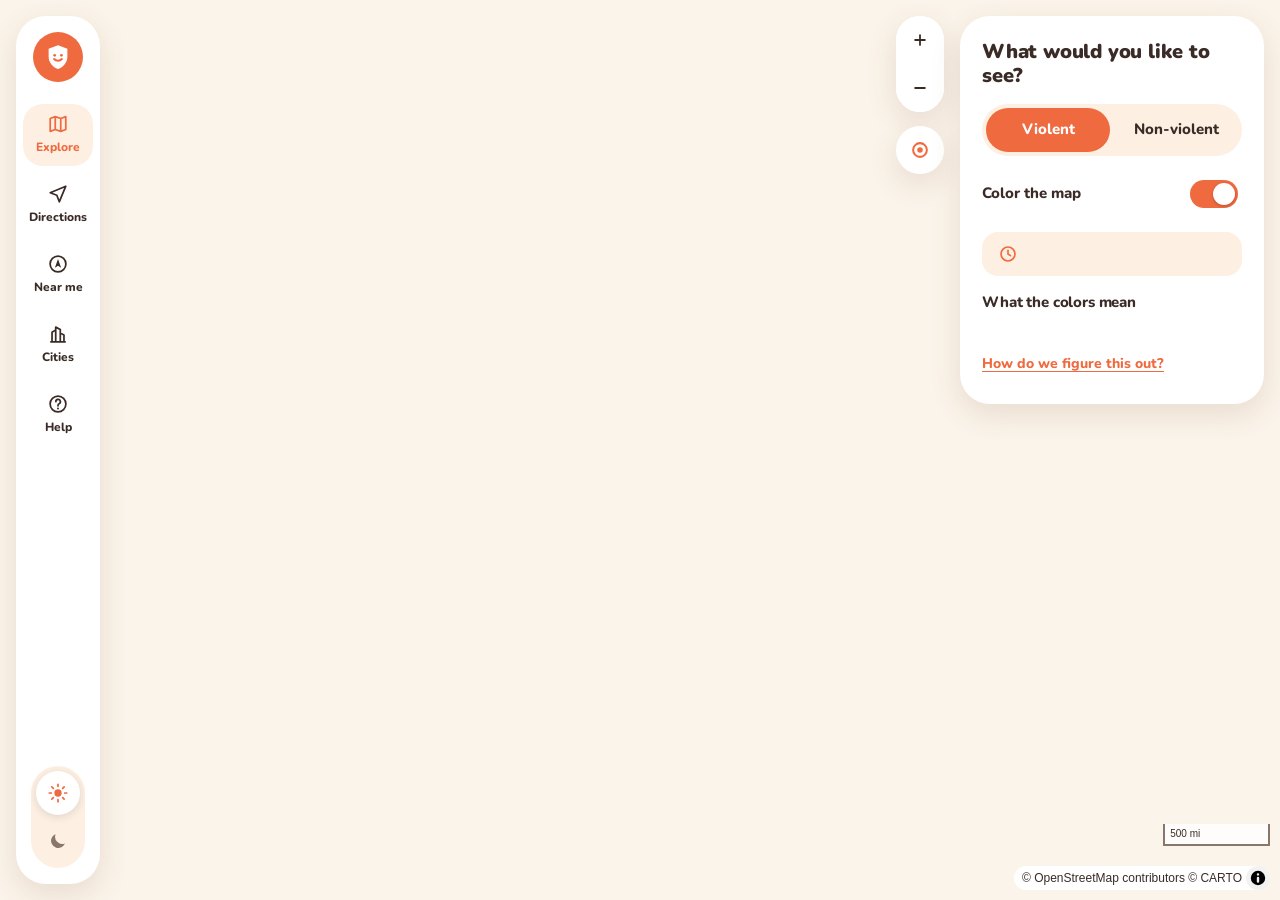
<file: web/index.html>
<!doctype html>
<html lang="en">
<head>
<meta charset="utf-8">
<!-- viewport-fit=cover: the page runs under the notch and home bar, and the
     floating controls keep clear with env(safe-area-inset-*). -->
<meta name="viewport" content="width=device-width, initial-scale=1, viewport-fit=cover">
<!-- Replaced with the city under the map once one is served. -->
<title>Reported-incident risk</title>
<link rel="preconnect" href="https://basemaps.cartocdn.com">
<!-- Third-party libraries are vendored under web/vendor/ and served from this
     origin. They used to come from unpkg with subresource integrity, which
     protected the bytes but not availability: an unpkg outage left the page
     with no map at all, and the deployed server would not render for a visitor
     with no route to unpkg. Serving them ourselves removes that dependency
     entirely -- and makes SRI unnecessary, since same-origin assets are already
     covered by the connection serving the page.

     The files are the exact published builds, verified on vendoring against the
     hashes the unpkg tags carried (maplibre-gl 5.9.0, h3-js 4.2.1). To bump a
     version, re-download and check it the same way:
       curl -sSfL <url> -o web/vendor/<file>
       openssl dgst -sha384 -binary web/vendor/<file> | openssl base64 -A
     and record the result in CLAUDE.md. The only remaining third-party origin
     is basemaps.cartocdn.com, which serves the basemap raster tiles -- imagery
     that cannot be vendored. -->
<link href="vendor/maplibre-gl.css" rel="stylesheet">
<!-- Before the stylesheet's tokens are used: sets html[data-theme] (saved
     choice, else the system's), so the page never paints the wrong theme. -->
<script src="theme.js"></script>
<link href="styles.css" rel="stylesheet">
<link rel="preload" href="fonts/nunito-latin-700-normal.woff2" as="font" type="font/woff2" crossorigin>
<link rel="preload" href="fonts/nunito-latin-900-normal.woff2" as="font" type="font/woff2" crossorigin>
</head>
<!-- data-view: which screen is open (explore, directions, near, cities). The
     stylesheet lays each one out; app.js (setView) switches between them. -->
<body data-view="explore">

<!-- Icons, drawn once and reused with <use>. Decorative: every control that
     shows one also has a text label or an aria-label. -->
<svg class="icon-defs" aria-hidden="true" focusable="false">
  <symbol id="i-shield" viewBox="0 0 24 24"><path d="M12 2.5 4.5 5.4v6.1c0 4.7 3.2 8.6 7.5 10 4.3-1.4 7.5-5.3 7.5-10V5.4z" fill="currentColor"/><circle cx="9.3" cy="10.6" r="1.1" fill="var(--on-primary)"/><circle cx="14.7" cy="10.6" r="1.1" fill="var(--on-primary)"/><path d="M8.9 13.6c1.6 1.9 4.6 1.9 6.2 0" fill="none" stroke="var(--on-primary)" stroke-width="1.6" stroke-linecap="round"/></symbol>
  <symbol id="i-map" viewBox="0 0 24 24"><path d="M9 4 3.5 6v14L9 18l6 2 5.5-2V4L15 6zM9 4v14M15 6v14" fill="none" stroke="currentColor" stroke-width="1.9" stroke-linejoin="round"/></symbol>
  <symbol id="i-nav" viewBox="0 0 24 24"><path d="M20.5 3.5 3.5 10.6l7.2 2.7 2.7 7.2z" fill="none" stroke="currentColor" stroke-width="1.9" stroke-linejoin="round"/></symbol>
  <symbol id="i-near" viewBox="0 0 24 24"><circle cx="12" cy="12" r="8.6" fill="none" stroke="currentColor" stroke-width="1.9"/><path d="m12 6.6-3.4 9.6L12 14l3.4 2.2z" fill="currentColor"/></symbol>
  <symbol id="i-city" viewBox="0 0 24 24"><path d="M3.5 20.5h17M5.5 20.5V10l4-2.5v13M9.5 20.5V4.5l5 2.5v13.5M14.5 20.5V11l4 2v7.5" fill="none" stroke="currentColor" stroke-width="1.9" stroke-linejoin="round"/></symbol>
  <symbol id="i-help" viewBox="0 0 24 24"><circle cx="12" cy="12" r="8.6" fill="none" stroke="currentColor" stroke-width="1.9"/><path d="M9.6 9.4a2.5 2.5 0 1 1 3.6 2.3c-.8.4-1.2 1-1.2 1.8v.5" fill="none" stroke="currentColor" stroke-width="1.9" stroke-linecap="round"/><circle cx="12" cy="17" r="1.1" fill="currentColor"/></symbol>
  <symbol id="i-sun" viewBox="0 0 24 24"><circle cx="12" cy="12" r="4" fill="currentColor"/><path d="M12 2.5v2.2M12 19.3v2.2M2.5 12h2.2M19.3 12h2.2M5.3 5.3l1.6 1.6M17.1 17.1l1.6 1.6M5.3 18.7l1.6-1.6M17.1 6.9l1.6-1.6" stroke="currentColor" stroke-width="1.9" stroke-linecap="round"/></symbol>
  <symbol id="i-moon" viewBox="0 0 24 24"><path d="M19.5 14.6A7.8 7.8 0 0 1 9.4 4.5a7.8 7.8 0 1 0 10.1 10.1z" fill="currentColor"/></symbol>
  <symbol id="i-search" viewBox="0 0 24 24"><circle cx="10.5" cy="10.5" r="6.2" fill="none" stroke="currentColor" stroke-width="2.4"/><path d="m15.2 15.2 5 5" stroke="currentColor" stroke-width="2.4" stroke-linecap="round"/></symbol>
  <symbol id="i-locate" viewBox="0 0 24 24"><circle cx="12" cy="12" r="7.5" fill="none" stroke="currentColor" stroke-width="2.2"/><circle cx="12" cy="12" r="3" fill="currentColor"/></symbol>
  <symbol id="i-plus" viewBox="0 0 24 24"><path d="M12 5.5v13M5.5 12h13" stroke="currentColor" stroke-width="2.4" stroke-linecap="round"/></symbol>
  <symbol id="i-minus" viewBox="0 0 24 24"><path d="M5.5 12h13" stroke="currentColor" stroke-width="2.4" stroke-linecap="round"/></symbol>
  <symbol id="i-close" viewBox="0 0 24 24"><path d="m6.5 6.5 11 11M17.5 6.5l-11 11" stroke="currentColor" stroke-width="2.4" stroke-linecap="round"/></symbol>
  <symbol id="i-swap" viewBox="0 0 24 24"><path d="M8 4.5v15M8 4.5 4.8 7.7M8 4.5l3.2 3.2M16 19.5v-15M16 19.5l-3.2-3.2M16 19.5l3.2-3.2" fill="none" stroke="currentColor" stroke-width="2.1" stroke-linecap="round" stroke-linejoin="round"/></symbol>
  <symbol id="i-clock" viewBox="0 0 24 24"><circle cx="12" cy="12" r="8.4" fill="none" stroke="currentColor" stroke-width="2"/><path d="M12 7.5V12l3 2" fill="none" stroke="currentColor" stroke-width="2" stroke-linecap="round"/></symbol>
  <symbol id="i-layers" viewBox="0 0 24 24"><path d="m12 4 8.5 4.5L12 13 3.5 8.5zM3.5 12.5 12 17l8.5-4.5M3.5 16.3 12 20.8l8.5-4.5" fill="none" stroke="currentColor" stroke-width="1.9" stroke-linejoin="round"/></symbol>
  <symbol id="i-info" viewBox="0 0 24 24"><circle cx="12" cy="12" r="8.6" fill="none" stroke="currentColor" stroke-width="1.9"/><path d="M12 11v5.5" stroke="currentColor" stroke-width="2" stroke-linecap="round"/><circle cx="12" cy="7.8" r="1.1" fill="currentColor"/></symbol>
</svg>

<main class="app">
  <div id="map" role="application" aria-label="Map of every covered city, hexagonal cells shaded by relative risk"></div>

  <!-- The five sections: a floating rail on the left on desktop, a floating
       tab bar along the bottom on a phone. Same buttons, two layouts. -->
  <nav class="rail" id="rail" aria-label="Sections">
    <span class="rail-logo" aria-hidden="true"><svg><use href="#i-shield"/></svg></span>
    <button type="button" class="rail-btn" data-view="explore" aria-current="page"><svg aria-hidden="true"><use href="#i-map"/></svg><span>Explore</span></button>
    <button type="button" class="rail-btn" data-view="directions"><svg aria-hidden="true"><use href="#i-nav"/></svg><span>Directions</span></button>
    <button type="button" class="rail-btn" data-view="near"><svg aria-hidden="true"><use href="#i-near"/></svg><span>Near me</span></button>
    <button type="button" class="rail-btn" data-view="cities"><svg aria-hidden="true"><use href="#i-city"/></svg><span>Cities</span></button>
    <button type="button" class="rail-btn" data-open-help aria-haspopup="dialog"><svg aria-hidden="true"><use href="#i-help"/></svg><span>Help</span></button>
    <!-- Overrides the system theme; the choice is remembered (theme.js). -->
    <div class="theme-switch" role="group" aria-label="Colour theme">
      <button type="button" data-theme-choice="light" aria-pressed="false" aria-label="Light mode"><svg aria-hidden="true"><use href="#i-sun"/></svg></button>
      <button type="button" data-theme-choice="dark" aria-pressed="false" aria-label="Dark mode"><svg aria-hidden="true"><use href="#i-moon"/></svg></button>
    </div>
  </nav>

  <!-- The top row: the small compass, then the search. It wraps on a
       narrow window instead of needing a second breakpoint. -->
  <div class="top-row">
  <!-- Which way the nearby cells get quieter, small, on Explore. The full
       version is the Near me screen. -->
  <button type="button" class="compass-mini" id="compass" data-view="near" hidden>
    <svg class="rose rose-mini" id="compass-rose" viewBox="-52 -52 104 104" aria-hidden="true"></svg>
    <span class="compass-mini-text">
      <span class="kicker">Want a calmer walk?</span>
      <strong id="compass-readout">&mdash;</strong>
      <span class="compass-foot" id="compass-foot"></span>
    </span>
  </button>

  <!-- Address search in the city on screen. A match drops a pin and opens its
       cell's card; "Take me here" then routes to it. Shown once
       /directions/status answers (hidden while the server has directions and
       address search switched off). -->
  <div class="search-card" id="search-field" role="search" hidden>
    <div class="search-box">
      <svg class="search-icon" aria-hidden="true"><use href="#i-search"/></svg>
      <label class="sr-only" for="search-input">Find an address</label>
      <input type="text" id="search-input" role="combobox"
             aria-autocomplete="list" aria-expanded="false" aria-controls="search-list"
             placeholder="Where are you headed?" spellcheck="false" autocomplete="off">
      <button type="button" class="icon-btn search-clear" id="search-clear" aria-label="Clear the search" hidden><svg aria-hidden="true"><use href="#i-close"/></svg></button>
      <!-- The city on screen; opens the Cities screen. -->
      <button type="button" class="city-chip" id="city-chip" data-view="cities" hidden></button>
    </div>
    <ul class="combo-list search-list" id="search-list" role="listbox" aria-label="Address suggestions" hidden></ul>
    <p class="search-status" id="search-status" role="status" aria-live="polite"></p>
  </div>

    <div class="status-pills">
      <!-- A live region, so a load error that stays on screen is announced. -->
      <div class="status-pill loading" id="loading" role="status" aria-live="polite" hidden>Loading&hellip;</div>

      <!-- While a city's first load runs: a small pill; the Cities screen has
           the detail. -->
      <button type="button" class="status-pill load-pill" id="load-pill" data-view="cities" hidden></button>
    </div>

    <!-- The buddy's bubble, in the top row under the search: where "Show my location" put the
         visitor, a dropped pin, a route tip. Plain text from data the page
         already has. -->
    <div class="tip tip-float" id="locate-note" role="status" aria-live="polite" hidden>
      <span class="buddy" aria-hidden="true"><svg><use href="#i-shield"/></svg></span>
      <span class="tip-body">
        <span id="locate-note-text"></span>
        <button type="button" class="mini-btn" id="locate-note-go" hidden></button>
      </span>
      <button type="button" class="icon-btn tip-close" id="locate-note-close" aria-label="Dismiss"><svg aria-hidden="true"><use href="#i-close"/></svg></button>
    </div>

  </div>

  <!-- Desktop, outside Explore: the hour the map is coloured for and the
       track toggle, top right. -->
  <div class="view-bar" id="view-bar">
    <span class="time-chip"><svg aria-hidden="true"><use href="#i-clock"/></svg><span class="time-now"></span></span>
    <div class="seg track-seg" role="tablist" aria-label="Offences ranked">
      <button type="button" class="seg-btn" role="tab" data-track="violent" aria-selected="true">Violent</button>
      <button type="button" class="seg-btn" role="tab" data-track="non_violent" aria-selected="false">Non-violent</button>
    </div>
  </div>

  <!-- Round map buttons. Zoom only on desktop (a phone pinches); the key and
       the theme button only on a phone (desktop has the card and the rail). -->
  <div class="map-fabs" id="map-fabs">
    <div class="zoom-pill">
      <button type="button" class="fab-btn" id="zoom-in" aria-label="Zoom in"><svg aria-hidden="true"><use href="#i-plus"/></svg></button>
      <button type="button" class="fab-btn" id="zoom-out" aria-label="Zoom out"><svg aria-hidden="true"><use href="#i-minus"/></svg></button>
    </div>
    <button type="button" class="fab" id="btn-key" aria-label="Map key and settings" aria-controls="see-card" aria-expanded="false"><svg aria-hidden="true"><use href="#i-layers"/></svg></button>
    <button type="button" class="fab" id="theme-fab" aria-label="Switch to dark mode"><svg aria-hidden="true"><use href="#i-moon"/></svg></button>
    <button type="button" class="fab" id="btn-locate" aria-label="Show my location"><svg aria-hidden="true"><use href="#i-locate"/></svg></button>
  </div>

  <!-- Explore, desktop right: what the map shows. A sheet behind the key
       button on a phone. -->
  <aside class="see-card" id="see-card" aria-labelledby="see-title">
    <div class="sheet-handle" aria-hidden="true"></div>
    <button type="button" class="icon-btn see-close" id="see-close" aria-label="Close the map key"><svg aria-hidden="true"><use href="#i-close"/></svg></button>
    <!-- The body scrolls, not the rounded card: a rounded scroll box over the
         WebGL map makes Chrome skip painting part of the map behind it. -->
    <div class="see-body">
      <h2 id="see-title">What would you like to see?</h2>
      <div class="seg seg-wide track-seg" role="tablist" aria-label="Offences ranked">
        <button type="button" class="seg-btn" role="tab" data-track="violent" aria-selected="true">Violent</button>
        <button type="button" class="seg-btn" role="tab" data-track="non_violent" aria-selected="false">Non-violent</button>
      </div>
      <!-- Off makes the cells invisible, not absent: they still answer a click
           with their card. -->
      <div class="switch-row">
        <span id="f-tiles-label">Color the map</span>
        <button type="button" class="switch" id="f-tiles" role="switch" aria-checked="true" aria-labelledby="f-tiles-label"></button>
      </div>
      <p class="time-chip time-chip-wide"><svg aria-hidden="true"><use href="#i-clock"/></svg><span class="time-now"></span></p>
      <h3>What the colors mean</h3>
      <ul class="legend" id="legend"></ul>
      <div class="see-progress" id="see-progress" hidden>
        <p class="see-progress-text" id="see-progress-text"></p>
        <div class="bar"><i id="see-progress-fill"></i></div>
      </div>
      <button type="button" class="link-btn" data-open-help aria-haspopup="dialog">How do we figure this out?</button>
    </div>
  </aside>

  <!-- Desktop, outside Explore: the legend as one line, bottom right. -->
  <ul class="legend legend-strip" id="legend-strip" aria-label="What the colors mean"></ul>

  <!-- The selected hexagon, or a dropped pin: a card along the bottom on
       desktop, a bottom sheet on a phone. app.js renders it (renderCellCard). -->
  <section class="cell-card" id="cell-card" aria-labelledby="cell-title" hidden>
    <div class="sheet-handle" aria-hidden="true"></div>
    <button type="button" class="icon-btn card-close" id="cell-close" aria-label="Close"><svg aria-hidden="true"><use href="#i-close"/></svg></button>
    <div class="cell-body" id="cell-body"></div>
  </section>

  <!-- Directions: a left panel on desktop. On a phone the top part (where
       from and to, how) sits at the top and the routes in a sheet below. -->
  <section class="panel dir-panel" id="dir-panel" aria-labelledby="dir-title" hidden>
    <div class="dir-top">
      <div class="panel-head">
        <h2 id="dir-title">Where to?</h2>
        <button type="button" class="icon-btn" id="dir-close" aria-label="Close directions"><svg aria-hidden="true"><use href="#i-close"/></svg></button>
      </div>
      <div class="dir-ends">
        <div class="dir-fields">
          <div class="combo dir-field dir-field-from">
            <span class="end-dot end-from" aria-hidden="true"></span>
            <label class="sr-only" for="dir-from">From</label>
            <input type="text" id="dir-from" class="dir-input" role="combobox"
                   aria-autocomplete="list" aria-expanded="false" aria-controls="dir-from-list"
                   placeholder="From: a start address" spellcheck="false" autocomplete="off">
            <button type="button" class="icon-btn here-btn" id="dir-from-here" title="Use my location"><svg aria-hidden="true"><use href="#i-locate"/></svg><span class="sr-only">Use my location</span></button>
            <ul class="combo-list" id="dir-from-list" role="listbox" aria-label="Start suggestions" hidden></ul>
          </div>
          <div class="combo dir-field dir-field-to">
            <span class="end-dot end-to" aria-hidden="true"></span>
            <label class="sr-only" for="dir-to">To</label>
            <input type="text" id="dir-to" class="dir-input" role="combobox"
                   aria-autocomplete="list" aria-expanded="false" aria-controls="dir-to-list"
                   placeholder="To: where are you headed?" spellcheck="false" autocomplete="off">
            <ul class="combo-list" id="dir-to-list" role="listbox" aria-label="Destination suggestions" hidden></ul>
          </div>
        </div>
        <button type="button" class="icon-btn swap-btn" id="dir-swap" aria-label="Swap start and destination"><svg aria-hidden="true"><use href="#i-swap"/></svg></button>
      </div>
      <div class="seg seg-wide dir-modes" role="tablist" aria-label="Travel mode" id="dir-modes">
        <button type="button" class="seg-btn" role="tab" data-mode="drive" aria-selected="false">Drive</button>
        <button type="button" class="seg-btn" role="tab" data-mode="walk" aria-selected="true">Walk</button>
        <button type="button" class="seg-btn" role="tab" data-mode="bike" aria-selected="false">Bike</button>
        <button type="button" class="seg-btn" role="tab" data-mode="transit" aria-selected="false">Transit</button>
      </div>
    </div>

    <div class="dir-sheet">
      <div class="sheet-handle" aria-hidden="true"></div>
      <p class="dir-status" id="dir-status" role="status" aria-live="polite"></p>

      <div class="dir-results" id="dir-results" hidden>
        <h3 class="dir-count" id="dir-count"></h3>
        <ol class="route-cards" id="dir-cards"></ol>
        <p class="tip tip-inline" id="dir-why-tip" hidden><span class="buddy" aria-hidden="true"><svg><use href="#i-shield"/></svg></span><span id="dir-why"></span></p>
        <div class="dir-actions">
          <!-- Follows the selected card, live, on the visitor's location. -->
          <button type="button" class="btn btn-primary" id="dir-start">Let's go</button>
          <button type="button" class="btn btn-ghost" id="dir-steps-toggle" aria-expanded="false" aria-controls="dir-steps-block">Steps</button>
        </div>
        <div class="dir-steps-block" id="dir-steps-block" hidden>
          <h3 id="dir-steps-title">Steps</h3>
          <ol class="dir-steps" id="dir-steps"></ol>
        </div>
        <p class="fineprint dir-track" id="dir-track"></p>
        <ul class="dir-caveats" id="dir-caveats"></ul>
        <p class="fineprint honest">Based on past reports near each path at this hour. Patterns, not predictions.</p>
      </div>

      <!-- Turn-by-turn: while it runs, everything else in the panel is hidden
           (.is-navigating). Steps drop off as they are passed. -->
      <div class="dir-nav" id="dir-nav" hidden>
        <div class="nav-banner" id="nav-banner">
          <span class="nav-banner-icon" aria-hidden="true"><svg><use href="#i-nav"/></svg></span>
          <span class="nav-banner-text">
            <span class="nav-lead" id="nav-lead"></span>
            <strong id="nav-next"></strong>
          </span>
        </div>
        <div class="nav-head">
          <p class="nav-summary"><strong id="nav-left"></strong> <span id="nav-eta"></span></p>
          <button type="button" class="btn btn-danger" id="nav-end">End trip</button>
        </div>
        <p class="band-chip" id="nav-route-chip" hidden></p>
        <p class="nav-note" id="nav-note" role="status" aria-live="polite"></p>
        <div class="nav-actions">
          <button type="button" class="btn btn-soft" id="nav-reroute" hidden>Reroute from here</button>
          <button type="button" class="btn btn-soft" id="nav-recenter" hidden>Recenter</button>
          <button type="button" class="btn btn-soft" id="nav-steps-toggle" aria-expanded="false" aria-controls="nav-steps-block">See all steps</button>
        </div>
        <div id="nav-steps-block" hidden>
          <p class="nav-on" id="nav-on"></p>
          <ol class="nav-steps" id="nav-steps"></ol>
        </div>
        <p class="fineprint honest">Based on past reports. Patterns, not predictions.</p>
      </div>

      <p class="fineprint dir-attribution" id="dir-attribution"></p>
    </div>
  </section>

  <!-- Near me: the lower-crime direction around the visitor (or the map
       centre), the full version of the small compass. -->
  <section class="panel near-panel" id="near-panel" aria-labelledby="near-title" hidden>
    <div class="panel-scroll">
      <p class="kicker">Want a calmer walk?</p>
      <h2 class="near-title" id="near-title" aria-live="polite">&mdash;</h2>
      <p class="near-lede" id="near-lede"></p>
      <!-- Turned against the map's bearing, so N is real north. -->
      <div class="near-dial">
        <svg class="rose rose-big" id="near-rose" viewBox="-52 -52 104 104" aria-hidden="true"></svg>
      </div>
      <ol class="near-list" id="near-list" aria-label="Quietest directions"></ol>
      <div class="near-phone-row">
        <div class="seg track-seg" role="tablist" aria-label="Offences ranked">
          <button type="button" class="seg-btn" role="tab" data-track="violent" aria-selected="true">Violent</button>
          <button type="button" class="seg-btn" role="tab" data-track="non_violent" aria-selected="false">Non-violent</button>
        </div>
        <button type="button" class="btn btn-primary" id="near-show-map" aria-pressed="false">Show on map</button>
      </div>
      <p class="note near-origin" id="near-origin"><svg aria-hidden="true"><use href="#i-info"/></svg><span id="near-origin-text"></span></p>
    </div>
  </section>

  <!-- Cities: every served city (and any still on its first load) and how far
       that load has got (GET /api/v1/progress, web/progress.js). Picking one
       only moves the map. -->
  <section class="panel cities-panel" id="cities-panel" aria-labelledby="cities-title" hidden>
    <div class="panel-scroll">
      <h2 id="cities-title">Cities</h2>
      <p class="lede">All of them are on one map. Picking one just flies you there.</p>
      <ul class="city-grid" id="city-grid"></ul>
      <div class="load-progress" id="load-progress" hidden>
        <div class="lp-text" id="lp-text" role="status" aria-live="polite"></div>
        <div class="bar lp-bar" id="lp-bar" role="progressbar" aria-labelledby="lp-text"
             aria-valuemin="0" aria-valuemax="100" aria-valuenow="0"><i id="lp-fill"></i></div>
        <div class="lp-detail" id="lp-detail"></div>
      </div>
      <p class="tip tip-inline" id="cities-tip" hidden><span class="buddy" aria-hidden="true"><svg><use href="#i-shield"/></svg></span><span id="cities-tip-text"></span></p>
    </div>
  </section>


</main>

<!-- How the map is made, in three steps, and the full method from
     GET /api/v1/methodology under "Read the full method". -->
<dialog class="help" id="help" aria-labelledby="help-title">
  <div class="help-inner">
    <div class="help-head">
      <span class="buddy buddy-big" aria-hidden="true"><svg><use href="#i-shield"/></svg></span>
      <div>
        <h2 id="help-title">How do we figure this out?</h2>
        <p class="lede">The short version, in three steps.</p>
      </div>
      <button type="button" class="icon-btn help-close" data-close-help aria-label="Close"><svg aria-hidden="true"><use href="#i-close"/></svg></button>
    </div>
    <ol class="help-steps">
      <li>
        <h3><span class="num" aria-hidden="true">1</span>We gather a year of reports</h3>
        <div class="help-art help-bars" aria-hidden="true"><i style="height:40%"></i><i style="height:48%"></i><i style="height:56%"></i><i style="height:64%"></i><i style="height:72%"></i><i style="height:80%"></i><i style="height:88%"></i><i style="height:92%"></i><i style="height:84%"></i><i style="height:70%"></i><i style="height:58%"></i><i class="on" style="height:52%"></i></div>
        <p>Each city publishes its crime reports. We use the last 12 months, so older reports roll off as new ones come in.</p>
      </li>
      <li>
        <h3><span class="num" aria-hidden="true">2</span>We split each city into hexagons</h3>
        <div class="help-art help-hexes" id="help-hexes" aria-hidden="true"></div>
        <p>Each hexagon is about half a mile across. Zoom in and they split into smaller ones, about a fifth of a mile across.</p>
      </li>
      <li>
        <h3><span class="num" aria-hidden="true">3</span>We compare it to its own city</h3>
        <div class="help-example" aria-hidden="true"><span class="face" data-band="calm"><svg viewBox="0 0 46 46"><circle cx="17" cy="18" r="3"/><circle cx="29" cy="18" r="3"/><path d="M14.5 26.5 Q23 35 31.5 26.5"/></svg></span><span><strong>0.78×</strong><span class="band-text" data-band="calm">22% below the city average</span></span></div>
        <p>1.0× is the city's average for this hour and day of the week. Below 1 is quieter, above 1 is busier. Cities are never compared with each other.</p>
      </li>
    </ol>
    <ul class="help-notes">
      <li><span class="bang" aria-hidden="true">!</span><span><strong>It's not a forecast</strong>It shows what usually happens, not what will happen tonight.</span></li>
      <li><span class="bang" aria-hidden="true">!</span><span><strong>Only reported incidents</strong>Some things never get reported, and busy places get more reports.</span></li>
      <li><span class="bang" aria-hidden="true">!</span><span><strong>Quiet spots, simpler charts</strong>Where a hexagon has fewer than 48 reports, we skip the hour-by-hour chart.</span></li>
    </ul>
    <details class="help-full" id="help-full">
      <summary>Read the full method</summary>
      <div class="help-full-body" id="methodology-body">Loading&hellip;</div>
    </details>
    <div class="help-foot">
      <button type="button" class="btn btn-primary" data-close-help>Got it</button>
    </div>
  </div>
</dialog>

<!-- Vendored; see the note in <head>. maplibre-gl 5.9.0, h3-js 4.2.1. -->
<script src="vendor/maplibre-gl.js"></script>
<script src="vendor/h3-js.umd.js"></script>
<script src="html.js"></script>
<script src="hours.js"></script>
<script src="progress.js"></script>
<script src="directions.js"></script>
<script src="app.js"></script>
<script src="sw-register.js"></script>
</body>
</html>
</file>
<file: web/vendor/maplibre-gl.css>
.maplibregl-map{font:12px/20px Helvetica Neue,Arial,Helvetica,sans-serif;overflow:hidden;position:relative;-webkit-tap-highlight-color:rgb(0,0,0,0)}.maplibregl-canvas{left:0;position:absolute;top:0}.maplibregl-map:fullscreen{height:100%;width:100%}.maplibregl-ctrl-group button.maplibregl-ctrl-compass{touch-action:none}.maplibregl-canvas-container.maplibregl-interactive,.maplibregl-ctrl-group button.maplibregl-ctrl-compass{cursor:grab;-webkit-user-select:none;-moz-user-select:none;user-select:none}.maplibregl-canvas-container.maplibregl-interactive.maplibregl-track-pointer{cursor:pointer}.maplibregl-canvas-container.maplibregl-interactive:active,.maplibregl-ctrl-group button.maplibregl-ctrl-compass:active{cursor:grabbing}.maplibregl-canvas-container.maplibregl-touch-zoom-rotate,.maplibregl-canvas-container.maplibregl-touch-zoom-rotate .maplibregl-canvas{touch-action:pan-x pan-y}.maplibregl-canvas-container.maplibregl-touch-drag-pan,.maplibregl-canvas-container.maplibregl-touch-drag-pan .maplibregl-canvas{touch-action:pinch-zoom}.maplibregl-canvas-container.maplibregl-touch-zoom-rotate.maplibregl-touch-drag-pan,.maplibregl-canvas-container.maplibregl-touch-zoom-rotate.maplibregl-touch-drag-pan .maplibregl-canvas{touch-action:none}.maplibregl-canvas-container.maplibregl-touch-drag-pan.maplibregl-cooperative-gestures,.maplibregl-canvas-container.maplibregl-touch-drag-pan.maplibregl-cooperative-gestures .maplibregl-canvas{touch-action:pan-x pan-y}.maplibregl-ctrl-bottom-left,.maplibregl-ctrl-bottom-right,.maplibregl-ctrl-top-left,.maplibregl-ctrl-top-right{pointer-events:none;position:absolute;z-index:2}.maplibregl-ctrl-top-left{left:0;top:0}.maplibregl-ctrl-top-right{right:0;top:0}.maplibregl-ctrl-bottom-left{bottom:0;left:0}.maplibregl-ctrl-bottom-right{bottom:0;right:0}.maplibregl-ctrl{clear:both;pointer-events:auto;transform:translate(0)}.maplibregl-ctrl-top-left .maplibregl-ctrl{float:left;margin:10px 0 0 10px}.maplibregl-ctrl-top-right .maplibregl-ctrl{float:right;margin:10px 10px 0 0}.maplibregl-ctrl-bottom-left .maplibregl-ctrl{float:left;margin:0 0 10px 10px}.maplibregl-ctrl-bottom-right .maplibregl-ctrl{float:right;margin:0 10px 10px 0}.maplibregl-ctrl-group{background:#fff;border-radius:4px}.maplibregl-ctrl-group:not(:empty){box-shadow:0 0 0 2px rgba(0,0,0,.1)}@media (forced-colors:active){.maplibregl-ctrl-group:not(:empty){box-shadow:0 0 0 2px ButtonText}}.maplibregl-ctrl-group button{background-color:transparent;border:0;box-sizing:border-box;cursor:pointer;display:block;height:29px;outline:none;padding:0;width:29px}.maplibregl-ctrl-group button+button{border-top:1px solid #ddd}.maplibregl-ctrl button .maplibregl-ctrl-icon{background-position:50%;background-repeat:no-repeat;display:block;height:100%;width:100%}@media (forced-colors:active){.maplibregl-ctrl-icon{background-color:transparent}.maplibregl-ctrl-group button+button{border-top:1px solid ButtonText}}.maplibregl-ctrl button::-moz-focus-inner{border:0;padding:0}.maplibregl-ctrl-attrib-button:focus,.maplibregl-ctrl-group button:focus{box-shadow:0 0 2px 2px #0096ff}.maplibregl-ctrl button:disabled{cursor:not-allowed}.maplibregl-ctrl button:disabled .maplibregl-ctrl-icon{opacity:.25}@media (hover:hover){.maplibregl-ctrl button:not(:disabled):hover{background-color:rgba(0,0,0,.05)}}.maplibregl-ctrl button:not(:disabled):active{background-color:rgba(0,0,0,.05)}.maplibregl-ctrl-group button:focus:focus-visible{box-shadow:0 0 2px 2px #0096ff}.maplibregl-ctrl-group button:focus:not(:focus-visible){box-shadow:none}.maplibregl-ctrl-group button:focus:first-child{border-radius:4px 4px 0 0}.maplibregl-ctrl-group button:focus:last-child{border-radius:0 0 4px 4px}.maplibregl-ctrl-group button:focus:only-child{border-radius:inherit}.maplibregl-ctrl button.maplibregl-ctrl-zoom-out .maplibregl-ctrl-icon{background-image:url("data:image/svg+xml;charset=utf-8,%3Csvg xmlns='http://www.w3.org/2000/svg' width='29' height='29' fill='%23333' viewBox='0 0 29 29'%3E%3Cpath d='M10 13c-.75 0-1.5.75-1.5 1.5S9.25 16 10 16h9c.75 0 1.5-.75 1.5-1.5S19.75 13 19 13z'/%3E%3C/svg%3E")}.maplibregl-ctrl button.maplibregl-ctrl-zoom-in .maplibregl-ctrl-icon{background-image:url("data:image/svg+xml;charset=utf-8,%3Csvg xmlns='http://www.w3.org/2000/svg' width='29' height='29' fill='%23333' viewBox='0 0 29 29'%3E%3Cpath d='M14.5 8.5c-.75 0-1.5.75-1.5 1.5v3h-3c-.75 0-1.5.75-1.5 1.5S9.25 16 10 16h3v3c0 .75.75 1.5 1.5 1.5S16 19.75 16 19v-3h3c.75 0 1.5-.75 1.5-1.5S19.75 13 19 13h-3v-3c0-.75-.75-1.5-1.5-1.5'/%3E%3C/svg%3E")}@media (forced-colors:active){.maplibregl-ctrl button.maplibregl-ctrl-zoom-out .maplibregl-ctrl-icon{background-image:url("data:image/svg+xml;charset=utf-8,%3Csvg xmlns='http://www.w3.org/2000/svg' width='29' height='29' fill='%23fff' viewBox='0 0 29 29'%3E%3Cpath d='M10 13c-.75 0-1.5.75-1.5 1.5S9.25 16 10 16h9c.75 0 1.5-.75 1.5-1.5S19.75 13 19 13z'/%3E%3C/svg%3E")}.maplibregl-ctrl button.maplibregl-ctrl-zoom-in .maplibregl-ctrl-icon{background-image:url("data:image/svg+xml;charset=utf-8,%3Csvg xmlns='http://www.w3.org/2000/svg' width='29' height='29' fill='%23fff' viewBox='0 0 29 29'%3E%3Cpath d='M14.5 8.5c-.75 0-1.5.75-1.5 1.5v3h-3c-.75 0-1.5.75-1.5 1.5S9.25 16 10 16h3v3c0 .75.75 1.5 1.5 1.5S16 19.75 16 19v-3h3c.75 0 1.5-.75 1.5-1.5S19.75 13 19 13h-3v-3c0-.75-.75-1.5-1.5-1.5'/%3E%3C/svg%3E")}}@media (forced-colors:active) and (prefers-color-scheme:light){.maplibregl-ctrl button.maplibregl-ctrl-zoom-out .maplibregl-ctrl-icon{background-image:url("data:image/svg+xml;charset=utf-8,%3Csvg xmlns='http://www.w3.org/2000/svg' width='29' height='29' viewBox='0 0 29 29'%3E%3Cpath d='M10 13c-.75 0-1.5.75-1.5 1.5S9.25 16 10 16h9c.75 0 1.5-.75 1.5-1.5S19.75 13 19 13z'/%3E%3C/svg%3E")}.maplibregl-ctrl button.maplibregl-ctrl-zoom-in .maplibregl-ctrl-icon{background-image:url("data:image/svg+xml;charset=utf-8,%3Csvg xmlns='http://www.w3.org/2000/svg' width='29' height='29' viewBox='0 0 29 29'%3E%3Cpath d='M14.5 8.5c-.75 0-1.5.75-1.5 1.5v3h-3c-.75 0-1.5.75-1.5 1.5S9.25 16 10 16h3v3c0 .75.75 1.5 1.5 1.5S16 19.75 16 19v-3h3c.75 0 1.5-.75 1.5-1.5S19.75 13 19 13h-3v-3c0-.75-.75-1.5-1.5-1.5'/%3E%3C/svg%3E")}}.maplibregl-ctrl button.maplibregl-ctrl-fullscreen .maplibregl-ctrl-icon{background-image:url("data:image/svg+xml;charset=utf-8,%3Csvg xmlns='http://www.w3.org/2000/svg' width='29' height='29' fill='%23333' viewBox='0 0 29 29'%3E%3Cpath d='M24 16v5.5c0 1.75-.75 2.5-2.5 2.5H16v-1l3-1.5-4-5.5 1-1 5.5 4 1.5-3zM6 16l1.5 3 5.5-4 1 1-4 5.5 3 1.5v1H7.5C5.75 24 5 23.25 5 21.5V16zm7-11v1l-3 1.5 4 5.5-1 1-5.5-4L6 13H5V7.5C5 5.75 5.75 5 7.5 5zm11 2.5c0-1.75-.75-2.5-2.5-2.5H16v1l3 1.5-4 5.5 1 1 5.5-4 1.5 3h1z'/%3E%3C/svg%3E")}.maplibregl-ctrl button.maplibregl-ctrl-shrink .maplibregl-ctrl-icon{background-image:url("data:image/svg+xml;charset=utf-8,%3Csvg xmlns='http://www.w3.org/2000/svg' width='29' height='29' viewBox='0 0 29 29'%3E%3Cpath d='M18.5 16c-1.75 0-2.5.75-2.5 2.5V24h1l1.5-3 5.5 4 1-1-4-5.5 3-1.5v-1zM13 18.5c0-1.75-.75-2.5-2.5-2.5H5v1l3 1.5L4 24l1 1 5.5-4 1.5 3h1zm3-8c0 1.75.75 2.5 2.5 2.5H24v-1l-3-1.5L25 5l-1-1-5.5 4L17 5h-1zM10.5 13c1.75 0 2.5-.75 2.5-2.5V5h-1l-1.5 3L5 4 4 5l4 5.5L5 12v1z'/%3E%3C/svg%3E")}@media (forced-colors:active){.maplibregl-ctrl button.maplibregl-ctrl-fullscreen .maplibregl-ctrl-icon{background-image:url("data:image/svg+xml;charset=utf-8,%3Csvg xmlns='http://www.w3.org/2000/svg' width='29' height='29' fill='%23fff' viewBox='0 0 29 29'%3E%3Cpath d='M24 16v5.5c0 1.75-.75 2.5-2.5 2.5H16v-1l3-1.5-4-5.5 1-1 5.5 4 1.5-3zM6 16l1.5 3 5.5-4 1 1-4 5.5 3 1.5v1H7.5C5.75 24 5 23.25 5 21.5V16zm7-11v1l-3 1.5 4 5.5-1 1-5.5-4L6 13H5V7.5C5 5.75 5.75 5 7.5 5zm11 2.5c0-1.75-.75-2.5-2.5-2.5H16v1l3 1.5-4 5.5 1 1 5.5-4 1.5 3h1z'/%3E%3C/svg%3E")}.maplibregl-ctrl button.maplibregl-ctrl-shrink .maplibregl-ctrl-icon{background-image:url("data:image/svg+xml;charset=utf-8,%3Csvg xmlns='http://www.w3.org/2000/svg' width='29' height='29' fill='%23fff' viewBox='0 0 29 29'%3E%3Cpath d='M18.5 16c-1.75 0-2.5.75-2.5 2.5V24h1l1.5-3 5.5 4 1-1-4-5.5 3-1.5v-1zM13 18.5c0-1.75-.75-2.5-2.5-2.5H5v1l3 1.5L4 24l1 1 5.5-4 1.5 3h1zm3-8c0 1.75.75 2.5 2.5 2.5H24v-1l-3-1.5L25 5l-1-1-5.5 4L17 5h-1zM10.5 13c1.75 0 2.5-.75 2.5-2.5V5h-1l-1.5 3L5 4 4 5l4 5.5L5 12v1z'/%3E%3C/svg%3E")}}@media (forced-colors:active) and (prefers-color-scheme:light){.maplibregl-ctrl button.maplibregl-ctrl-fullscreen .maplibregl-ctrl-icon{background-image:url("data:image/svg+xml;charset=utf-8,%3Csvg xmlns='http://www.w3.org/2000/svg' width='29' height='29' viewBox='0 0 29 29'%3E%3Cpath d='M24 16v5.5c0 1.75-.75 2.5-2.5 2.5H16v-1l3-1.5-4-5.5 1-1 5.5 4 1.5-3zM6 16l1.5 3 5.5-4 1 1-4 5.5 3 1.5v1H7.5C5.75 24 5 23.25 5 21.5V16zm7-11v1l-3 1.5 4 5.5-1 1-5.5-4L6 13H5V7.5C5 5.75 5.75 5 7.5 5zm11 2.5c0-1.75-.75-2.5-2.5-2.5H16v1l3 1.5-4 5.5 1 1 5.5-4 1.5 3h1z'/%3E%3C/svg%3E")}.maplibregl-ctrl button.maplibregl-ctrl-shrink .maplibregl-ctrl-icon{background-image:url("data:image/svg+xml;charset=utf-8,%3Csvg xmlns='http://www.w3.org/2000/svg' width='29' height='29' viewBox='0 0 29 29'%3E%3Cpath d='M18.5 16c-1.75 0-2.5.75-2.5 2.5V24h1l1.5-3 5.5 4 1-1-4-5.5 3-1.5v-1zM13 18.5c0-1.75-.75-2.5-2.5-2.5H5v1l3 1.5L4 24l1 1 5.5-4 1.5 3h1zm3-8c0 1.75.75 2.5 2.5 2.5H24v-1l-3-1.5L25 5l-1-1-5.5 4L17 5h-1zM10.5 13c1.75 0 2.5-.75 2.5-2.5V5h-1l-1.5 3L5 4 4 5l4 5.5L5 12v1z'/%3E%3C/svg%3E")}}.maplibregl-ctrl button.maplibregl-ctrl-compass .maplibregl-ctrl-icon{background-image:url("data:image/svg+xml;charset=utf-8,%3Csvg xmlns='http://www.w3.org/2000/svg' width='29' height='29' fill='%23333' viewBox='0 0 29 29'%3E%3Cpath d='m10.5 14 4-8 4 8z'/%3E%3Cpath fill='%23ccc' d='m10.5 16 4 8 4-8z'/%3E%3C/svg%3E")}@media (forced-colors:active){.maplibregl-ctrl button.maplibregl-ctrl-compass .maplibregl-ctrl-icon{background-image:url("data:image/svg+xml;charset=utf-8,%3Csvg xmlns='http://www.w3.org/2000/svg' width='29' height='29' fill='%23fff' viewBox='0 0 29 29'%3E%3Cpath d='m10.5 14 4-8 4 8z'/%3E%3Cpath fill='%23ccc' d='m10.5 16 4 8 4-8z'/%3E%3C/svg%3E")}}@media (forced-colors:active) and (prefers-color-scheme:light){.maplibregl-ctrl button.maplibregl-ctrl-compass .maplibregl-ctrl-icon{background-image:url("data:image/svg+xml;charset=utf-8,%3Csvg xmlns='http://www.w3.org/2000/svg' width='29' height='29' viewBox='0 0 29 29'%3E%3Cpath d='m10.5 14 4-8 4 8z'/%3E%3Cpath fill='%23ccc' d='m10.5 16 4 8 4-8z'/%3E%3C/svg%3E")}}.maplibregl-ctrl button.maplibregl-ctrl-globe .maplibregl-ctrl-icon{background-image:url("data:image/svg+xml;charset=utf-8,%3Csvg xmlns='http://www.w3.org/2000/svg' width='22' height='22' fill='none' stroke='%23333' viewBox='0 0 22 22'%3E%3Ccircle cx='11' cy='11' r='8.5'/%3E%3Cpath d='M17.5 11c0 4.819-3.02 8.5-6.5 8.5S4.5 15.819 4.5 11 7.52 2.5 11 2.5s6.5 3.681 6.5 8.5Z'/%3E%3Cpath d='M13.5 11c0 2.447-.331 4.64-.853 6.206-.262.785-.562 1.384-.872 1.777-.314.399-.58.517-.775.517s-.461-.118-.775-.517c-.31-.393-.61-.992-.872-1.777C8.831 15.64 8.5 13.446 8.5 11s.331-4.64.853-6.206c.262-.785.562-1.384.872-1.777.314-.399.58-.517.775-.517s.461.118.775.517c.31.393.61.992.872 1.777.522 1.565.853 3.76.853 6.206Z'/%3E%3Cpath d='M11 7.5c-1.909 0-3.622-.166-4.845-.428-.616-.132-1.08-.283-1.379-.434a1.3 1.3 0 0 1-.224-.138q.07-.058.224-.138c.299-.151.763-.302 1.379-.434C7.378 5.666 9.091 5.5 11 5.5s3.622.166 4.845.428c.616.132 1.08.283 1.379.434.105.053.177.1.224.138q-.07.058-.224.138c-.299.151-.763.302-1.379.434-1.223.262-2.936.428-4.845.428ZM4.486 6.436ZM11 16.5c-1.909 0-3.622-.166-4.845-.428-.616-.132-1.08-.283-1.379-.434a1.3 1.3 0 0 1-.224-.138 1.3 1.3 0 0 1 .224-.138c.299-.151.763-.302 1.379-.434C7.378 14.666 9.091 14.5 11 14.5s3.622.166 4.845.428c.616.132 1.08.283 1.379.434.105.053.177.1.224.138a1.3 1.3 0 0 1-.224.138c-.299.151-.763.302-1.379.434-1.223.262-2.936.428-4.845.428Zm-6.514-1.064ZM11 12.5c-2.46 0-4.672-.222-6.255-.574-.796-.177-1.406-.38-1.805-.59a1.5 1.5 0 0 1-.39-.272.3.3 0 0 1-.047-.064.3.3 0 0 1 .048-.064c.066-.073.189-.167.389-.272.399-.21 1.009-.413 1.805-.59C6.328 9.722 8.54 9.5 11 9.5s4.672.222 6.256.574c.795.177 1.405.38 1.804.59.2.105.323.2.39.272a.3.3 0 0 1 .047.064.3.3 0 0 1-.048.064 1.4 1.4 0 0 1-.389.272c-.399.21-1.009.413-1.804.59-1.584.352-3.796.574-6.256.574Zm-8.501-1.51v.002zm0 .018v.002zm17.002.002v-.002zm0-.018v-.002z'/%3E%3C/svg%3E")}.maplibregl-ctrl button.maplibregl-ctrl-globe-enabled .maplibregl-ctrl-icon{background-image:url("data:image/svg+xml;charset=utf-8,%3Csvg xmlns='http://www.w3.org/2000/svg' width='22' height='22' fill='none' stroke='%2333b5e5' viewBox='0 0 22 22'%3E%3Ccircle cx='11' cy='11' r='8.5'/%3E%3Cpath d='M17.5 11c0 4.819-3.02 8.5-6.5 8.5S4.5 15.819 4.5 11 7.52 2.5 11 2.5s6.5 3.681 6.5 8.5Z'/%3E%3Cpath d='M13.5 11c0 2.447-.331 4.64-.853 6.206-.262.785-.562 1.384-.872 1.777-.314.399-.58.517-.775.517s-.461-.118-.775-.517c-.31-.393-.61-.992-.872-1.777C8.831 15.64 8.5 13.446 8.5 11s.331-4.64.853-6.206c.262-.785.562-1.384.872-1.777.314-.399.58-.517.775-.517s.461.118.775.517c.31.393.61.992.872 1.777.522 1.565.853 3.76.853 6.206Z'/%3E%3Cpath d='M11 7.5c-1.909 0-3.622-.166-4.845-.428-.616-.132-1.08-.283-1.379-.434a1.3 1.3 0 0 1-.224-.138q.07-.058.224-.138c.299-.151.763-.302 1.379-.434C7.378 5.666 9.091 5.5 11 5.5s3.622.166 4.845.428c.616.132 1.08.283 1.379.434.105.053.177.1.224.138q-.07.058-.224.138c-.299.151-.763.302-1.379.434-1.223.262-2.936.428-4.845.428ZM4.486 6.436ZM11 16.5c-1.909 0-3.622-.166-4.845-.428-.616-.132-1.08-.283-1.379-.434a1.3 1.3 0 0 1-.224-.138 1.3 1.3 0 0 1 .224-.138c.299-.151.763-.302 1.379-.434C7.378 14.666 9.091 14.5 11 14.5s3.622.166 4.845.428c.616.132 1.08.283 1.379.434.105.053.177.1.224.138a1.3 1.3 0 0 1-.224.138c-.299.151-.763.302-1.379.434-1.223.262-2.936.428-4.845.428Zm-6.514-1.064ZM11 12.5c-2.46 0-4.672-.222-6.255-.574-.796-.177-1.406-.38-1.805-.59a1.5 1.5 0 0 1-.39-.272.3.3 0 0 1-.047-.064.3.3 0 0 1 .048-.064c.066-.073.189-.167.389-.272.399-.21 1.009-.413 1.805-.59C6.328 9.722 8.54 9.5 11 9.5s4.672.222 6.256.574c.795.177 1.405.38 1.804.59.2.105.323.2.39.272a.3.3 0 0 1 .047.064.3.3 0 0 1-.048.064 1.4 1.4 0 0 1-.389.272c-.399.21-1.009.413-1.804.59-1.584.352-3.796.574-6.256.574Zm-8.501-1.51v.002zm0 .018v.002zm17.002.002v-.002zm0-.018v-.002z'/%3E%3C/svg%3E")}.maplibregl-ctrl button.maplibregl-ctrl-terrain .maplibregl-ctrl-icon{background-image:url("data:image/svg+xml;charset=utf-8,%3Csvg xmlns='http://www.w3.org/2000/svg' width='22' height='22' fill='%23333' viewBox='0 0 22 22'%3E%3Cpath d='m1.754 13.406 4.453-4.851 3.09 3.09 3.281 3.277.969-.969-3.309-3.312 3.844-4.121 6.148 6.886h1.082v-.855l-7.207-8.07-4.84 5.187L6.169 6.57l-5.48 5.965v.871ZM.688 16.844h20.625v1.375H.688Zm0 0'/%3E%3C/svg%3E")}.maplibregl-ctrl button.maplibregl-ctrl-terrain-enabled .maplibregl-ctrl-icon{background-image:url("data:image/svg+xml;charset=utf-8,%3Csvg xmlns='http://www.w3.org/2000/svg' width='22' height='22' fill='%2333b5e5' viewBox='0 0 22 22'%3E%3Cpath d='m1.754 13.406 4.453-4.851 3.09 3.09 3.281 3.277.969-.969-3.309-3.312 3.844-4.121 6.148 6.886h1.082v-.855l-7.207-8.07-4.84 5.187L6.169 6.57l-5.48 5.965v.871ZM.688 16.844h20.625v1.375H.688Zm0 0'/%3E%3C/svg%3E")}.maplibregl-ctrl button.maplibregl-ctrl-geolocate .maplibregl-ctrl-icon{background-image:url("data:image/svg+xml;charset=utf-8,%3Csvg xmlns='http://www.w3.org/2000/svg' width='29' height='29' fill='%23333' viewBox='0 0 20 20'%3E%3Cpath d='M10 4C9 4 9 5 9 5v.1A5 5 0 0 0 5.1 9H5s-1 0-1 1 1 1 1 1h.1A5 5 0 0 0 9 14.9v.1s0 1 1 1 1-1 1-1v-.1a5 5 0 0 0 3.9-3.9h.1s1 0 1-1-1-1-1-1h-.1A5 5 0 0 0 11 5.1V5s0-1-1-1m0 2.5a3.5 3.5 0 1 1 0 7 3.5 3.5 0 1 1 0-7'/%3E%3Ccircle cx='10' cy='10' r='2'/%3E%3C/svg%3E")}.maplibregl-ctrl button.maplibregl-ctrl-geolocate:disabled .maplibregl-ctrl-icon{background-image:url("data:image/svg+xml;charset=utf-8,%3Csvg xmlns='http://www.w3.org/2000/svg' width='29' height='29' fill='%23aaa' viewBox='0 0 20 20'%3E%3Cpath d='M10 4C9 4 9 5 9 5v.1A5 5 0 0 0 5.1 9H5s-1 0-1 1 1 1 1 1h.1A5 5 0 0 0 9 14.9v.1s0 1 1 1 1-1 1-1v-.1a5 5 0 0 0 3.9-3.9h.1s1 0 1-1-1-1-1-1h-.1A5 5 0 0 0 11 5.1V5s0-1-1-1m0 2.5a3.5 3.5 0 1 1 0 7 3.5 3.5 0 1 1 0-7'/%3E%3Ccircle cx='10' cy='10' r='2'/%3E%3Cpath fill='red' d='m14 5 1 1-9 9-1-1z'/%3E%3C/svg%3E")}.maplibregl-ctrl button.maplibregl-ctrl-geolocate.maplibregl-ctrl-geolocate-active .maplibregl-ctrl-icon{background-image:url("data:image/svg+xml;charset=utf-8,%3Csvg xmlns='http://www.w3.org/2000/svg' width='29' height='29' fill='%2333b5e5' viewBox='0 0 20 20'%3E%3Cpath d='M10 4C9 4 9 5 9 5v.1A5 5 0 0 0 5.1 9H5s-1 0-1 1 1 1 1 1h.1A5 5 0 0 0 9 14.9v.1s0 1 1 1 1-1 1-1v-.1a5 5 0 0 0 3.9-3.9h.1s1 0 1-1-1-1-1-1h-.1A5 5 0 0 0 11 5.1V5s0-1-1-1m0 2.5a3.5 3.5 0 1 1 0 7 3.5 3.5 0 1 1 0-7'/%3E%3Ccircle cx='10' cy='10' r='2'/%3E%3C/svg%3E")}.maplibregl-ctrl button.maplibregl-ctrl-geolocate.maplibregl-ctrl-geolocate-active-error .maplibregl-ctrl-icon{background-image:url("data:image/svg+xml;charset=utf-8,%3Csvg xmlns='http://www.w3.org/2000/svg' width='29' height='29' fill='%23e58978' viewBox='0 0 20 20'%3E%3Cpath d='M10 4C9 4 9 5 9 5v.1A5 5 0 0 0 5.1 9H5s-1 0-1 1 1 1 1 1h.1A5 5 0 0 0 9 14.9v.1s0 1 1 1 1-1 1-1v-.1a5 5 0 0 0 3.9-3.9h.1s1 0 1-1-1-1-1-1h-.1A5 5 0 0 0 11 5.1V5s0-1-1-1m0 2.5a3.5 3.5 0 1 1 0 7 3.5 3.5 0 1 1 0-7'/%3E%3Ccircle cx='10' cy='10' r='2'/%3E%3C/svg%3E")}.maplibregl-ctrl button.maplibregl-ctrl-geolocate.maplibregl-ctrl-geolocate-background .maplibregl-ctrl-icon{background-image:url("data:image/svg+xml;charset=utf-8,%3Csvg xmlns='http://www.w3.org/2000/svg' width='29' height='29' fill='%2333b5e5' viewBox='0 0 20 20'%3E%3Cpath d='M10 4C9 4 9 5 9 5v.1A5 5 0 0 0 5.1 9H5s-1 0-1 1 1 1 1 1h.1A5 5 0 0 0 9 14.9v.1s0 1 1 1 1-1 1-1v-.1a5 5 0 0 0 3.9-3.9h.1s1 0 1-1-1-1-1-1h-.1A5 5 0 0 0 11 5.1V5s0-1-1-1m0 2.5a3.5 3.5 0 1 1 0 7 3.5 3.5 0 1 1 0-7'/%3E%3C/svg%3E")}.maplibregl-ctrl button.maplibregl-ctrl-geolocate.maplibregl-ctrl-geolocate-background-error .maplibregl-ctrl-icon{background-image:url("data:image/svg+xml;charset=utf-8,%3Csvg xmlns='http://www.w3.org/2000/svg' width='29' height='29' fill='%23e54e33' viewBox='0 0 20 20'%3E%3Cpath d='M10 4C9 4 9 5 9 5v.1A5 5 0 0 0 5.1 9H5s-1 0-1 1 1 1 1 1h.1A5 5 0 0 0 9 14.9v.1s0 1 1 1 1-1 1-1v-.1a5 5 0 0 0 3.9-3.9h.1s1 0 1-1-1-1-1-1h-.1A5 5 0 0 0 11 5.1V5s0-1-1-1m0 2.5a3.5 3.5 0 1 1 0 7 3.5 3.5 0 1 1 0-7'/%3E%3C/svg%3E")}.maplibregl-ctrl button.maplibregl-ctrl-geolocate.maplibregl-ctrl-geolocate-waiting .maplibregl-ctrl-icon{animation:maplibregl-spin 2s linear infinite}@media (forced-colors:active){.maplibregl-ctrl button.maplibregl-ctrl-geolocate .maplibregl-ctrl-icon{background-image:url("data:image/svg+xml;charset=utf-8,%3Csvg xmlns='http://www.w3.org/2000/svg' width='29' height='29' fill='%23fff' viewBox='0 0 20 20'%3E%3Cpath d='M10 4C9 4 9 5 9 5v.1A5 5 0 0 0 5.1 9H5s-1 0-1 1 1 1 1 1h.1A5 5 0 0 0 9 14.9v.1s0 1 1 1 1-1 1-1v-.1a5 5 0 0 0 3.9-3.9h.1s1 0 1-1-1-1-1-1h-.1A5 5 0 0 0 11 5.1V5s0-1-1-1m0 2.5a3.5 3.5 0 1 1 0 7 3.5 3.5 0 1 1 0-7'/%3E%3Ccircle cx='10' cy='10' r='2'/%3E%3C/svg%3E")}.maplibregl-ctrl button.maplibregl-ctrl-geolocate:disabled .maplibregl-ctrl-icon{background-image:url("data:image/svg+xml;charset=utf-8,%3Csvg xmlns='http://www.w3.org/2000/svg' width='29' height='29' fill='%23999' viewBox='0 0 20 20'%3E%3Cpath d='M10 4C9 4 9 5 9 5v.1A5 5 0 0 0 5.1 9H5s-1 0-1 1 1 1 1 1h.1A5 5 0 0 0 9 14.9v.1s0 1 1 1 1-1 1-1v-.1a5 5 0 0 0 3.9-3.9h.1s1 0 1-1-1-1-1-1h-.1A5 5 0 0 0 11 5.1V5s0-1-1-1m0 2.5a3.5 3.5 0 1 1 0 7 3.5 3.5 0 1 1 0-7'/%3E%3Ccircle cx='10' cy='10' r='2'/%3E%3Cpath fill='red' d='m14 5 1 1-9 9-1-1z'/%3E%3C/svg%3E")}.maplibregl-ctrl button.maplibregl-ctrl-geolocate.maplibregl-ctrl-geolocate-active .maplibregl-ctrl-icon{background-image:url("data:image/svg+xml;charset=utf-8,%3Csvg xmlns='http://www.w3.org/2000/svg' width='29' height='29' fill='%2333b5e5' viewBox='0 0 20 20'%3E%3Cpath d='M10 4C9 4 9 5 9 5v.1A5 5 0 0 0 5.1 9H5s-1 0-1 1 1 1 1 1h.1A5 5 0 0 0 9 14.9v.1s0 1 1 1 1-1 1-1v-.1a5 5 0 0 0 3.9-3.9h.1s1 0 1-1-1-1-1-1h-.1A5 5 0 0 0 11 5.1V5s0-1-1-1m0 2.5a3.5 3.5 0 1 1 0 7 3.5 3.5 0 1 1 0-7'/%3E%3Ccircle cx='10' cy='10' r='2'/%3E%3C/svg%3E")}.maplibregl-ctrl button.maplibregl-ctrl-geolocate.maplibregl-ctrl-geolocate-active-error .maplibregl-ctrl-icon{background-image:url("data:image/svg+xml;charset=utf-8,%3Csvg xmlns='http://www.w3.org/2000/svg' width='29' height='29' fill='%23e58978' viewBox='0 0 20 20'%3E%3Cpath d='M10 4C9 4 9 5 9 5v.1A5 5 0 0 0 5.1 9H5s-1 0-1 1 1 1 1 1h.1A5 5 0 0 0 9 14.9v.1s0 1 1 1 1-1 1-1v-.1a5 5 0 0 0 3.9-3.9h.1s1 0 1-1-1-1-1-1h-.1A5 5 0 0 0 11 5.1V5s0-1-1-1m0 2.5a3.5 3.5 0 1 1 0 7 3.5 3.5 0 1 1 0-7'/%3E%3Ccircle cx='10' cy='10' r='2'/%3E%3C/svg%3E")}.maplibregl-ctrl button.maplibregl-ctrl-geolocate.maplibregl-ctrl-geolocate-background .maplibregl-ctrl-icon{background-image:url("data:image/svg+xml;charset=utf-8,%3Csvg xmlns='http://www.w3.org/2000/svg' width='29' height='29' fill='%2333b5e5' viewBox='0 0 20 20'%3E%3Cpath d='M10 4C9 4 9 5 9 5v.1A5 5 0 0 0 5.1 9H5s-1 0-1 1 1 1 1 1h.1A5 5 0 0 0 9 14.9v.1s0 1 1 1 1-1 1-1v-.1a5 5 0 0 0 3.9-3.9h.1s1 0 1-1-1-1-1-1h-.1A5 5 0 0 0 11 5.1V5s0-1-1-1m0 2.5a3.5 3.5 0 1 1 0 7 3.5 3.5 0 1 1 0-7'/%3E%3C/svg%3E")}.maplibregl-ctrl button.maplibregl-ctrl-geolocate.maplibregl-ctrl-geolocate-background-error .maplibregl-ctrl-icon{background-image:url("data:image/svg+xml;charset=utf-8,%3Csvg xmlns='http://www.w3.org/2000/svg' width='29' height='29' fill='%23e54e33' viewBox='0 0 20 20'%3E%3Cpath d='M10 4C9 4 9 5 9 5v.1A5 5 0 0 0 5.1 9H5s-1 0-1 1 1 1 1 1h.1A5 5 0 0 0 9 14.9v.1s0 1 1 1 1-1 1-1v-.1a5 5 0 0 0 3.9-3.9h.1s1 0 1-1-1-1-1-1h-.1A5 5 0 0 0 11 5.1V5s0-1-1-1m0 2.5a3.5 3.5 0 1 1 0 7 3.5 3.5 0 1 1 0-7'/%3E%3C/svg%3E")}}@media (forced-colors:active) and (prefers-color-scheme:light){.maplibregl-ctrl button.maplibregl-ctrl-geolocate .maplibregl-ctrl-icon{background-image:url("data:image/svg+xml;charset=utf-8,%3Csvg xmlns='http://www.w3.org/2000/svg' width='29' height='29' viewBox='0 0 20 20'%3E%3Cpath d='M10 4C9 4 9 5 9 5v.1A5 5 0 0 0 5.1 9H5s-1 0-1 1 1 1 1 1h.1A5 5 0 0 0 9 14.9v.1s0 1 1 1 1-1 1-1v-.1a5 5 0 0 0 3.9-3.9h.1s1 0 1-1-1-1-1-1h-.1A5 5 0 0 0 11 5.1V5s0-1-1-1m0 2.5a3.5 3.5 0 1 1 0 7 3.5 3.5 0 1 1 0-7'/%3E%3Ccircle cx='10' cy='10' r='2'/%3E%3C/svg%3E")}.maplibregl-ctrl button.maplibregl-ctrl-geolocate:disabled .maplibregl-ctrl-icon{background-image:url("data:image/svg+xml;charset=utf-8,%3Csvg xmlns='http://www.w3.org/2000/svg' width='29' height='29' fill='%23666' viewBox='0 0 20 20'%3E%3Cpath d='M10 4C9 4 9 5 9 5v.1A5 5 0 0 0 5.1 9H5s-1 0-1 1 1 1 1 1h.1A5 5 0 0 0 9 14.9v.1s0 1 1 1 1-1 1-1v-.1a5 5 0 0 0 3.9-3.9h.1s1 0 1-1-1-1-1-1h-.1A5 5 0 0 0 11 5.1V5s0-1-1-1m0 2.5a3.5 3.5 0 1 1 0 7 3.5 3.5 0 1 1 0-7'/%3E%3Ccircle cx='10' cy='10' r='2'/%3E%3Cpath fill='red' d='m14 5 1 1-9 9-1-1z'/%3E%3C/svg%3E")}}@keyframes maplibregl-spin{0%{transform:rotate(0deg)}to{transform:rotate(1turn)}}a.maplibregl-ctrl-logo{background-image:url("data:image/svg+xml;charset=utf-8,%3Csvg xmlns='http://www.w3.org/2000/svg' width='88' height='23' fill='none'%3E%3Cpath fill='%23000' fill-opacity='.4' fill-rule='evenodd' d='M17.408 16.796h-1.827l2.501-12.095h.198l3.324 6.533.988 2.19.988-2.19 3.258-6.533h.181l2.6 12.095h-1.81l-1.218-5.644-.362-1.71-.658 1.71-2.929 5.644h-.098l-2.914-5.644-.757-1.71-.345 1.71zm1.958-3.42-.726 3.663a1.255 1.255 0 0 1-1.232 1.011h-1.827a1.255 1.255 0 0 1-1.229-1.509l2.501-12.095a1.255 1.255 0 0 1 1.23-1.001h.197a1.25 1.25 0 0 1 1.12.685l3.19 6.273 3.125-6.263a1.25 1.25 0 0 1 1.123-.695h.181a1.255 1.255 0 0 1 1.227.991l1.443 6.71a5 5 0 0 1 .314-.787l.009-.016a4.6 4.6 0 0 1 1.777-1.887c.782-.46 1.668-.667 2.611-.667a4.6 4.6 0 0 1 1.7.32l.306.134c.21-.16.474-.256.759-.256h1.694a1.255 1.255 0 0 1 1.212.925 1.255 1.255 0 0 1 1.212-.925h1.711c.284 0 .545.094.755.252.613-.3 1.312-.45 2.075-.45 1.356 0 2.557.445 3.482 1.4q.47.48.763 1.064V4.701a1.255 1.255 0 0 1 1.255-1.255h1.86A1.255 1.255 0 0 1 54.44 4.7v9.194h2.217c.19 0 .37.043.532.118v-4.77c0-.356.147-.678.385-.906a2.42 2.42 0 0 1-.682-1.71c0-.665.267-1.253.735-1.7a2.45 2.45 0 0 1 1.722-.674 2.43 2.43 0 0 1 1.705.675q.318.302.504.683V4.7a1.255 1.255 0 0 1 1.255-1.255h1.744A1.255 1.255 0 0 1 65.812 4.7v3.335a4.8 4.8 0 0 1 1.526-.246c.938 0 1.817.214 2.59.69a4.47 4.47 0 0 1 1.67 1.743v-.98a1.255 1.255 0 0 1 1.256-1.256h1.777c.233 0 .451.064.639.174a3.4 3.4 0 0 1 1.567-.372c.346 0 .861.02 1.285.232a1.25 1.25 0 0 1 .689 1.004 4.7 4.7 0 0 1 .853-.588c.795-.44 1.675-.647 2.61-.647 1.385 0 2.65.39 3.525 1.396.836.938 1.168 2.173 1.168 3.528q-.001.515-.056 1.051a1.255 1.255 0 0 1-.947 1.09l.408.952a1.255 1.255 0 0 1-.477 1.552c-.418.268-.92.463-1.458.612-.613.171-1.304.244-2.049.244-1.06 0-2.043-.207-2.886-.698l-.015-.008c-.798-.48-1.419-1.135-1.818-1.963l-.004-.008a5.8 5.8 0 0 1-.548-2.512q0-.429.053-.843a1.3 1.3 0 0 1-.333-.086l-.166-.004c-.223 0-.426.062-.643.228-.03.024-.142.139-.142.59v3.883a1.255 1.255 0 0 1-1.256 1.256h-1.777a1.255 1.255 0 0 1-1.256-1.256V15.69l-.032.057a4.8 4.8 0 0 1-1.86 1.833 5.04 5.04 0 0 1-2.484.634 4.5 4.5 0 0 1-1.935-.424 1.25 1.25 0 0 1-.764.258h-1.71a1.255 1.255 0 0 1-1.256-1.255V7.687a2.4 2.4 0 0 1-.428.625c.253.23.412.561.412.93v7.553a1.255 1.255 0 0 1-1.256 1.255h-1.843a1.25 1.25 0 0 1-.894-.373c-.228.23-.544.373-.894.373H51.32a1.255 1.255 0 0 1-1.256-1.255v-1.251l-.061.117a4.7 4.7 0 0 1-1.782 1.884 4.77 4.77 0 0 1-2.485.67 5.6 5.6 0 0 1-1.485-.188l.009 2.764a1.255 1.255 0 0 1-1.255 1.259h-1.729a1.255 1.255 0 0 1-1.255-1.255v-3.537a1.255 1.255 0 0 1-1.167.793h-1.679a1.25 1.25 0 0 1-.77-.263 4.5 4.5 0 0 1-1.945.429c-.885 0-1.724-.21-2.495-.632l-.017-.01a5 5 0 0 1-1.081-.836 1.255 1.255 0 0 1-1.254 1.312h-1.81a1.255 1.255 0 0 1-1.228-.99l-.782-3.625-2.044 3.939a1.25 1.25 0 0 1-1.115.676h-.098a1.25 1.25 0 0 1-1.116-.68l-2.061-3.994zM35.92 16.63l.207-.114.223-.15q.493-.356.735-.785l.061-.118.033 1.332h1.678V9.242h-1.694l-.033 1.267q-.133-.329-.526-.658l-.032-.028a3.2 3.2 0 0 0-.668-.428l-.27-.12a3.3 3.3 0 0 0-1.235-.23q-1.136-.001-1.974.493a3.36 3.36 0 0 0-1.3 1.382q-.445.89-.444 2.074 0 1.2.51 2.107a3.8 3.8 0 0 0 1.382 1.381 3.9 3.9 0 0 0 1.893.477q.795 0 1.455-.33zm-2.789-5.38q-.576.675-.575 1.762 0 1.102.559 1.794.576.675 1.645.675a2.25 2.25 0 0 0 .934-.19 2.2 2.2 0 0 0 .468-.29l.178-.161a2.2 2.2 0 0 0 .397-.561q.244-.5.244-1.15v-.115q0-.708-.296-1.267l-.043-.077a2.2 2.2 0 0 0-.633-.709l-.13-.086-.047-.028a2.1 2.1 0 0 0-1.073-.285q-1.052 0-1.629.692zm2.316 2.706c.163-.17.28-.407.28-.83v-.114c0-.292-.06-.508-.15-.68a.96.96 0 0 0-.353-.389.85.85 0 0 0-.464-.127c-.4 0-.56.114-.664.239l-.01.012c-.148.174-.275.45-.275.945 0 .506.122.801.27.99.097.11.266.224.68.224.303 0 .504-.09.687-.269zm7.545 1.705a2.6 2.6 0 0 0 .331.423q.319.33.755.548l.173.074q.65.255 1.49.255 1.02 0 1.844-.493a3.45 3.45 0 0 0 1.316-1.4q.493-.904.493-2.089 0-1.909-.988-2.913-.988-1.02-2.584-1.02-.898 0-1.575.347a3 3 0 0 0-.415.262l-.199.166a3.4 3.4 0 0 0-.64.82V9.242h-1.712v11.553h1.729l-.017-5.134zm.53-1.138q.206.29.48.5l.155.11.053.034q.51.296 1.119.297 1.07 0 1.645-.675.577-.69.576-1.762 0-1.119-.576-1.777-.558-.675-1.645-.675-.435 0-.835.16a2 2 0 0 0-.284.136 2 2 0 0 0-.363.254 2.2 2.2 0 0 0-.46.569l-.082.162a2.6 2.6 0 0 0-.213 1.072v.115q0 .707.296 1.267l.135.211zm.964-.818a1.1 1.1 0 0 0 .367.385.94.94 0 0 0 .476.118c.423 0 .59-.117.687-.23.159-.194.28-.478.28-.95 0-.53-.133-.8-.266-.952l-.021-.025c-.078-.094-.231-.221-.68-.221a1 1 0 0 0-.503.135l-.012.007a.86.86 0 0 0-.335.343c-.073.133-.132.324-.132.614v.115a1.4 1.4 0 0 0 .14.66zm15.7-6.222q.347-.346.346-.856a1.05 1.05 0 0 0-.345-.79 1.18 1.18 0 0 0-.84-.329q-.51 0-.855.33a1.05 1.05 0 0 0-.346.79q0 .51.346.855.345.346.856.346.51 0 .839-.346zm4.337 9.314.033-1.332q.191.403.59.747l.098.081a4 4 0 0 0 .316.224l.223.122a3.2 3.2 0 0 0 1.44.322 3.8 3.8 0 0 0 1.875-.477 3.5 3.5 0 0 0 1.382-1.366q.527-.89.526-2.09 0-1.184-.444-2.073a3.24 3.24 0 0 0-1.283-1.399q-.823-.51-1.942-.51a3.5 3.5 0 0 0-1.527.344l-.086.043-.165.09a3 3 0 0 0-.33.214q-.432.315-.656.707a2 2 0 0 0-.099.198l.082-1.283V4.701h-1.744v12.095zm.473-2.509a2.5 2.5 0 0 0 .566.7q.117.098.245.18l.144.08a2.1 2.1 0 0 0 .975.232q1.07 0 1.645-.675.576-.69.576-1.778 0-1.102-.576-1.777-.56-.691-1.645-.692a2.2 2.2 0 0 0-1.015.235q-.22.113-.415.282l-.15.142a2.1 2.1 0 0 0-.42.594q-.223.479-.223 1.1v.115q0 .705.293 1.26zm2.616-.293c.157-.191.28-.479.28-.967 0-.51-.13-.79-.276-.961l-.021-.026c-.082-.1-.232-.225-.67-.225a.87.87 0 0 0-.681.279l-.012.011c-.154.155-.274.38-.274.807v.115c0 .285.057.499.144.669a1.1 1.1 0 0 0 .367.405c.137.082.28.123.455.123.423 0 .59-.118.686-.23zm8.266-3.013q.345-.13.724-.14l.069-.002q.493 0 .642.099l.247-1.794q-.196-.099-.717-.099a2.3 2.3 0 0 0-.545.063 2 2 0 0 0-.411.148 2.2 2.2 0 0 0-.4.249 2.5 2.5 0 0 0-.485.499 2.7 2.7 0 0 0-.32.581l-.05.137v-1.48h-1.778v7.553h1.777v-3.884q0-.546.159-.943a1.5 1.5 0 0 1 .466-.636 2.5 2.5 0 0 1 .399-.253 2 2 0 0 1 .224-.099zm9.784 2.656.05-.922q0-1.743-.856-2.698-.838-.97-2.584-.97-1.119-.001-2.007.493a3.46 3.46 0 0 0-1.4 1.382q-.493.906-.493 2.106 0 1.07.428 1.975.428.89 1.332 1.432.906.526 2.255.526.973 0 1.668-.185l.044-.012.135-.04q.613-.184.984-.421l-.542-1.267q-.3.162-.642.274l-.297.087q-.51.131-1.3.131-.954 0-1.497-.444a1.6 1.6 0 0 1-.192-.193q-.366-.44-.512-1.234l-.004-.021zm-5.427-1.256-.003.022h3.752v-.138q-.011-.727-.288-1.118a1 1 0 0 0-.156-.176q-.46-.428-1.316-.428-.986 0-1.494.604-.379.45-.494 1.234zm-27.053 2.77V4.7h-1.86v12.095h5.333V15.15zm7.103-5.908v7.553h-1.843V9.242h1.843z'/%3E%3Cpath fill='%23fff' d='m19.63 11.151-.757-1.71-.345 1.71-1.12 5.644h-1.827L18.083 4.7h.197l3.325 6.533.988 2.19.988-2.19L26.839 4.7h.181l2.6 12.095h-1.81l-1.218-5.644-.362-1.71-.658 1.71-2.93 5.644h-.098l-2.913-5.644zm14.836 5.81q-1.02 0-1.893-.478a3.8 3.8 0 0 1-1.381-1.382q-.51-.906-.51-2.106 0-1.185.444-2.074a3.36 3.36 0 0 1 1.3-1.382q.839-.494 1.974-.494a3.3 3.3 0 0 1 1.234.231 3.3 3.3 0 0 1 .97.575q.396.33.527.659l.033-1.267h1.694v7.553H37.18l-.033-1.332q-.279.593-1.02 1.053a3.17 3.17 0 0 1-1.662.444zm.296-1.482q.938 0 1.58-.642.642-.66.642-1.711v-.115q0-.708-.296-1.267a2.2 2.2 0 0 0-.807-.872 2.1 2.1 0 0 0-1.119-.313q-1.053 0-1.629.692-.575.675-.575 1.76 0 1.103.559 1.795.577.675 1.645.675zm6.521-6.237h1.711v1.4q.906-1.597 2.83-1.597 1.596 0 2.584 1.02.988 1.005.988 2.914 0 1.185-.493 2.09a3.46 3.46 0 0 1-1.316 1.399 3.5 3.5 0 0 1-1.844.493q-.954 0-1.662-.329a2.67 2.67 0 0 1-1.086-.97l.017 5.134h-1.728zm4.048 6.22q1.07 0 1.645-.674.577-.69.576-1.762 0-1.119-.576-1.777-.558-.675-1.645-.675-.592 0-1.12.296-.51.28-.822.823-.296.527-.296 1.234v.115q0 .708.296 1.267.313.543.823.855.51.296 1.119.297z'/%3E%3Cpath fill='%23e1e3e9' d='M51.325 4.7h1.86v10.45h3.473v1.646h-5.333zm7.12 4.542h1.843v7.553h-1.843zm.905-1.415a1.16 1.16 0 0 1-.856-.346 1.17 1.17 0 0 1-.346-.856 1.05 1.05 0 0 1 .346-.79q.346-.329.856-.329.494 0 .839.33a1.05 1.05 0 0 1 .345.79 1.16 1.16 0 0 1-.345.855q-.33.346-.84.346zm7.875 9.133a3.17 3.17 0 0 1-1.662-.444q-.723-.46-1.004-1.053l-.033 1.332h-1.71V4.701h1.743v4.657l-.082 1.283q.279-.658 1.086-1.119a3.5 3.5 0 0 1 1.778-.477q1.119 0 1.942.51a3.24 3.24 0 0 1 1.283 1.4q.445.888.444 2.072 0 1.201-.526 2.09a3.5 3.5 0 0 1-1.382 1.366 3.8 3.8 0 0 1-1.876.477zm-.296-1.481q1.069 0 1.645-.675.577-.69.577-1.778 0-1.102-.577-1.776-.56-.691-1.645-.692a2.12 2.12 0 0 0-1.58.659q-.642.641-.642 1.694v.115q0 .71.296 1.267a2.4 2.4 0 0 0 .807.872 2.1 2.1 0 0 0 1.119.313zm5.927-6.237h1.777v1.481q.263-.757.856-1.217a2.14 2.14 0 0 1 1.349-.46q.527 0 .724.098l-.247 1.794q-.149-.099-.642-.099-.774 0-1.416.494-.626.493-.626 1.58v3.883h-1.777V9.242zm9.534 7.718q-1.35 0-2.255-.526-.904-.543-1.332-1.432a4.6 4.6 0 0 1-.428-1.975q0-1.2.493-2.106a3.46 3.46 0 0 1 1.4-1.382q.889-.495 2.007-.494 1.744 0 2.584.97.855.956.856 2.7 0 .444-.05.92h-5.43q.18 1.005.708 1.45.542.443 1.497.443.79 0 1.3-.131a4 4 0 0 0 .938-.362l.542 1.267q-.411.263-1.119.46-.708.198-1.711.197zm1.596-4.558q.016-1.02-.444-1.432-.46-.428-1.316-.428-1.728 0-1.991 1.86z'/%3E%3Cpath d='M5.074 15.948a.484.657 0 0 0-.486.659v1.84a.484.657 0 0 0 .486.659h4.101a.484.657 0 0 0 .486-.659v-1.84a.484.657 0 0 0-.486-.659zm3.56 1.16H5.617v.838h3.017z' style='fill:%23fff;fill-rule:evenodd;stroke-width:1.03600001'/%3E%3Cg style='stroke-width:1.12603545'%3E%3Cpath d='M-9.408-1.416c-3.833-.025-7.056 2.912-7.08 6.615-.02 3.08 1.653 4.832 3.107 6.268.903.892 1.721 1.74 2.32 2.902l-.525-.004c-.543-.003-.992.304-1.24.639a1.87 1.87 0 0 0-.362 1.121l-.011 1.877c-.003.402.104.787.347 1.125.244.338.688.653 1.23.656l4.142.028c.542.003.99-.306 1.238-.641a1.87 1.87 0 0 0 .363-1.121l.012-1.875a1.87 1.87 0 0 0-.348-1.127c-.243-.338-.688-.653-1.23-.656l-.518-.004c.597-1.145 1.425-1.983 2.348-2.87 1.473-1.414 3.18-3.149 3.2-6.226-.016-3.59-2.923-6.684-6.993-6.707m-.006 1.1v.002c3.274.02 5.92 2.532 5.9 5.6-.017 2.706-1.39 4.026-2.863 5.44-1.034.994-2.118 2.033-2.814 3.633-.018.041-.052.055-.075.065q-.013.004-.02.01a.34.34 0 0 1-.226.084.34.34 0 0 1-.224-.086l-.092-.077c-.699-1.615-1.768-2.669-2.781-3.67-1.454-1.435-2.797-2.762-2.78-5.478.02-3.067 2.7-5.545 5.975-5.523m-.02 2.826c-1.62-.01-2.944 1.315-2.955 2.96-.01 1.646 1.295 2.988 2.916 2.999h.002c1.621.01 2.943-1.316 2.953-2.961.011-1.646-1.294-2.988-2.916-2.998m-.005 1.1c1.017.006 1.829.83 1.822 1.89s-.83 1.874-1.848 1.867c-1.018-.006-1.829-.83-1.822-1.89s.83-1.874 1.848-1.868m-2.155 11.857 4.14.025c.271.002.49.305.487.676l-.013 1.875c-.003.37-.224.67-.495.668l-4.14-.025c-.27-.002-.487-.306-.485-.676l.012-1.875c.003-.37.224-.67.494-.668' style='color:%23000;font-style:normal;font-variant:normal;font-weight:400;font-stretch:normal;font-size:medium;line-height:normal;font-family:sans-serif;font-variant-ligatures:normal;font-variant-position:normal;font-variant-caps:normal;font-variant-numeric:normal;font-variant-alternates:normal;font-feature-settings:normal;text-indent:0;text-align:start;text-decoration:none;text-decoration-line:none;text-decoration-style:solid;text-decoration-color:%23000;letter-spacing:normal;word-spacing:normal;text-transform:none;writing-mode:lr-tb;direction:ltr;text-orientation:mixed;dominant-baseline:auto;baseline-shift:baseline;text-anchor:start;white-space:normal;shape-padding:0;clip-rule:evenodd;display:inline;overflow:visible;visibility:visible;opacity:1;isolation:auto;mix-blend-mode:normal;color-interpolation:sRGB;color-interpolation-filters:linearRGB;solid-color:%23000;solid-opacity:1;vector-effect:none;fill:%23000;fill-opacity:.4;fill-rule:evenodd;stroke:none;stroke-width:2.47727823;stroke-linecap:butt;stroke-linejoin:miter;stroke-miterlimit:4;stroke-dasharray:none;stroke-dashoffset:0;stroke-opacity:1;color-rendering:auto;image-rendering:auto;shape-rendering:auto;text-rendering:auto' transform='translate(15.553 2.85)scale(.88807)'/%3E%3Cpath d='M-9.415-.316C-12.69-.338-15.37 2.14-15.39 5.207c-.017 2.716 1.326 4.041 2.78 5.477 1.013 1 2.081 2.055 2.78 3.67l.092.076a.34.34 0 0 0 .225.086.34.34 0 0 0 .227-.083l.019-.01c.022-.009.057-.024.074-.064.697-1.6 1.78-2.64 2.814-3.634 1.473-1.414 2.847-2.733 2.864-5.44.02-3.067-2.627-5.58-5.901-5.601m-.057 8.784c1.621.011 2.944-1.315 2.955-2.96.01-1.646-1.295-2.988-2.916-2.999-1.622-.01-2.945 1.315-2.955 2.96s1.295 2.989 2.916 3' style='clip-rule:evenodd;fill:%23e1e3e9;fill-opacity:1;fill-rule:evenodd;stroke:none;stroke-width:2.47727823;stroke-miterlimit:4;stroke-dasharray:none;stroke-opacity:.4' transform='translate(15.553 2.85)scale(.88807)'/%3E%3Cpath d='M-11.594 15.465c-.27-.002-.492.297-.494.668l-.012 1.876c-.003.371.214.673.485.675l4.14.027c.271.002.492-.298.495-.668l.012-1.877c.003-.37-.215-.672-.485-.674z' style='clip-rule:evenodd;fill:%23fff;fill-opacity:1;fill-rule:evenodd;stroke:none;stroke-width:2.47727823;stroke-miterlimit:4;stroke-dasharray:none;stroke-opacity:.4' transform='translate(15.553 2.85)scale(.88807)'/%3E%3C/g%3E%3C/svg%3E");background-repeat:no-repeat;cursor:pointer;display:block;height:23px;margin:0 0 -4px -4px;overflow:hidden;width:88px}a.maplibregl-ctrl-logo.maplibregl-compact{width:14px}@media (forced-colors:active){a.maplibregl-ctrl-logo{background-color:transparent;background-image:url("data:image/svg+xml;charset=utf-8,%3Csvg xmlns='http://www.w3.org/2000/svg' width='88' height='23' fill='none'%3E%3Cpath fill='%23000' fill-opacity='.4' fill-rule='evenodd' d='M17.408 16.796h-1.827l2.501-12.095h.198l3.324 6.533.988 2.19.988-2.19 3.258-6.533h.181l2.6 12.095h-1.81l-1.218-5.644-.362-1.71-.658 1.71-2.929 5.644h-.098l-2.914-5.644-.757-1.71-.345 1.71zm1.958-3.42-.726 3.663a1.255 1.255 0 0 1-1.232 1.011h-1.827a1.255 1.255 0 0 1-1.229-1.509l2.501-12.095a1.255 1.255 0 0 1 1.23-1.001h.197a1.25 1.25 0 0 1 1.12.685l3.19 6.273 3.125-6.263a1.25 1.25 0 0 1 1.123-.695h.181a1.255 1.255 0 0 1 1.227.991l1.443 6.71a5 5 0 0 1 .314-.787l.009-.016a4.6 4.6 0 0 1 1.777-1.887c.782-.46 1.668-.667 2.611-.667a4.6 4.6 0 0 1 1.7.32l.306.134c.21-.16.474-.256.759-.256h1.694a1.255 1.255 0 0 1 1.212.925 1.255 1.255 0 0 1 1.212-.925h1.711c.284 0 .545.094.755.252.613-.3 1.312-.45 2.075-.45 1.356 0 2.557.445 3.482 1.4q.47.48.763 1.064V4.701a1.255 1.255 0 0 1 1.255-1.255h1.86A1.255 1.255 0 0 1 54.44 4.7v9.194h2.217c.19 0 .37.043.532.118v-4.77c0-.356.147-.678.385-.906a2.42 2.42 0 0 1-.682-1.71c0-.665.267-1.253.735-1.7a2.45 2.45 0 0 1 1.722-.674 2.43 2.43 0 0 1 1.705.675q.318.302.504.683V4.7a1.255 1.255 0 0 1 1.255-1.255h1.744A1.255 1.255 0 0 1 65.812 4.7v3.335a4.8 4.8 0 0 1 1.526-.246c.938 0 1.817.214 2.59.69a4.47 4.47 0 0 1 1.67 1.743v-.98a1.255 1.255 0 0 1 1.256-1.256h1.777c.233 0 .451.064.639.174a3.4 3.4 0 0 1 1.567-.372c.346 0 .861.02 1.285.232a1.25 1.25 0 0 1 .689 1.004 4.7 4.7 0 0 1 .853-.588c.795-.44 1.675-.647 2.61-.647 1.385 0 2.65.39 3.525 1.396.836.938 1.168 2.173 1.168 3.528q-.001.515-.056 1.051a1.255 1.255 0 0 1-.947 1.09l.408.952a1.255 1.255 0 0 1-.477 1.552c-.418.268-.92.463-1.458.612-.613.171-1.304.244-2.049.244-1.06 0-2.043-.207-2.886-.698l-.015-.008c-.798-.48-1.419-1.135-1.818-1.963l-.004-.008a5.8 5.8 0 0 1-.548-2.512q0-.429.053-.843a1.3 1.3 0 0 1-.333-.086l-.166-.004c-.223 0-.426.062-.643.228-.03.024-.142.139-.142.59v3.883a1.255 1.255 0 0 1-1.256 1.256h-1.777a1.255 1.255 0 0 1-1.256-1.256V15.69l-.032.057a4.8 4.8 0 0 1-1.86 1.833 5.04 5.04 0 0 1-2.484.634 4.5 4.5 0 0 1-1.935-.424 1.25 1.25 0 0 1-.764.258h-1.71a1.255 1.255 0 0 1-1.256-1.255V7.687a2.4 2.4 0 0 1-.428.625c.253.23.412.561.412.93v7.553a1.255 1.255 0 0 1-1.256 1.255h-1.843a1.25 1.25 0 0 1-.894-.373c-.228.23-.544.373-.894.373H51.32a1.255 1.255 0 0 1-1.256-1.255v-1.251l-.061.117a4.7 4.7 0 0 1-1.782 1.884 4.77 4.77 0 0 1-2.485.67 5.6 5.6 0 0 1-1.485-.188l.009 2.764a1.255 1.255 0 0 1-1.255 1.259h-1.729a1.255 1.255 0 0 1-1.255-1.255v-3.537a1.255 1.255 0 0 1-1.167.793h-1.679a1.25 1.25 0 0 1-.77-.263 4.5 4.5 0 0 1-1.945.429c-.885 0-1.724-.21-2.495-.632l-.017-.01a5 5 0 0 1-1.081-.836 1.255 1.255 0 0 1-1.254 1.312h-1.81a1.255 1.255 0 0 1-1.228-.99l-.782-3.625-2.044 3.939a1.25 1.25 0 0 1-1.115.676h-.098a1.25 1.25 0 0 1-1.116-.68l-2.061-3.994zM35.92 16.63l.207-.114.223-.15q.493-.356.735-.785l.061-.118.033 1.332h1.678V9.242h-1.694l-.033 1.267q-.133-.329-.526-.658l-.032-.028a3.2 3.2 0 0 0-.668-.428l-.27-.12a3.3 3.3 0 0 0-1.235-.23q-1.136-.001-1.974.493a3.36 3.36 0 0 0-1.3 1.382q-.445.89-.444 2.074 0 1.2.51 2.107a3.8 3.8 0 0 0 1.382 1.381 3.9 3.9 0 0 0 1.893.477q.795 0 1.455-.33zm-2.789-5.38q-.576.675-.575 1.762 0 1.102.559 1.794.576.675 1.645.675a2.25 2.25 0 0 0 .934-.19 2.2 2.2 0 0 0 .468-.29l.178-.161a2.2 2.2 0 0 0 .397-.561q.244-.5.244-1.15v-.115q0-.708-.296-1.267l-.043-.077a2.2 2.2 0 0 0-.633-.709l-.13-.086-.047-.028a2.1 2.1 0 0 0-1.073-.285q-1.052 0-1.629.692zm2.316 2.706c.163-.17.28-.407.28-.83v-.114c0-.292-.06-.508-.15-.68a.96.96 0 0 0-.353-.389.85.85 0 0 0-.464-.127c-.4 0-.56.114-.664.239l-.01.012c-.148.174-.275.45-.275.945 0 .506.122.801.27.99.097.11.266.224.68.224.303 0 .504-.09.687-.269zm7.545 1.705a2.6 2.6 0 0 0 .331.423q.319.33.755.548l.173.074q.65.255 1.49.255 1.02 0 1.844-.493a3.45 3.45 0 0 0 1.316-1.4q.493-.904.493-2.089 0-1.909-.988-2.913-.988-1.02-2.584-1.02-.898 0-1.575.347a3 3 0 0 0-.415.262l-.199.166a3.4 3.4 0 0 0-.64.82V9.242h-1.712v11.553h1.729l-.017-5.134zm.53-1.138q.206.29.48.5l.155.11.053.034q.51.296 1.119.297 1.07 0 1.645-.675.577-.69.576-1.762 0-1.119-.576-1.777-.558-.675-1.645-.675-.435 0-.835.16a2 2 0 0 0-.284.136 2 2 0 0 0-.363.254 2.2 2.2 0 0 0-.46.569l-.082.162a2.6 2.6 0 0 0-.213 1.072v.115q0 .707.296 1.267l.135.211zm.964-.818a1.1 1.1 0 0 0 .367.385.94.94 0 0 0 .476.118c.423 0 .59-.117.687-.23.159-.194.28-.478.28-.95 0-.53-.133-.8-.266-.952l-.021-.025c-.078-.094-.231-.221-.68-.221a1 1 0 0 0-.503.135l-.012.007a.86.86 0 0 0-.335.343c-.073.133-.132.324-.132.614v.115a1.4 1.4 0 0 0 .14.66zm15.7-6.222q.347-.346.346-.856a1.05 1.05 0 0 0-.345-.79 1.18 1.18 0 0 0-.84-.329q-.51 0-.855.33a1.05 1.05 0 0 0-.346.79q0 .51.346.855.345.346.856.346.51 0 .839-.346zm4.337 9.314.033-1.332q.191.403.59.747l.098.081a4 4 0 0 0 .316.224l.223.122a3.2 3.2 0 0 0 1.44.322 3.8 3.8 0 0 0 1.875-.477 3.5 3.5 0 0 0 1.382-1.366q.527-.89.526-2.09 0-1.184-.444-2.073a3.24 3.24 0 0 0-1.283-1.399q-.823-.51-1.942-.51a3.5 3.5 0 0 0-1.527.344l-.086.043-.165.09a3 3 0 0 0-.33.214q-.432.315-.656.707a2 2 0 0 0-.099.198l.082-1.283V4.701h-1.744v12.095zm.473-2.509a2.5 2.5 0 0 0 .566.7q.117.098.245.18l.144.08a2.1 2.1 0 0 0 .975.232q1.07 0 1.645-.675.576-.69.576-1.778 0-1.102-.576-1.777-.56-.691-1.645-.692a2.2 2.2 0 0 0-1.015.235q-.22.113-.415.282l-.15.142a2.1 2.1 0 0 0-.42.594q-.223.479-.223 1.1v.115q0 .705.293 1.26zm2.616-.293c.157-.191.28-.479.28-.967 0-.51-.13-.79-.276-.961l-.021-.026c-.082-.1-.232-.225-.67-.225a.87.87 0 0 0-.681.279l-.012.011c-.154.155-.274.38-.274.807v.115c0 .285.057.499.144.669a1.1 1.1 0 0 0 .367.405c.137.082.28.123.455.123.423 0 .59-.118.686-.23zm8.266-3.013q.345-.13.724-.14l.069-.002q.493 0 .642.099l.247-1.794q-.196-.099-.717-.099a2.3 2.3 0 0 0-.545.063 2 2 0 0 0-.411.148 2.2 2.2 0 0 0-.4.249 2.5 2.5 0 0 0-.485.499 2.7 2.7 0 0 0-.32.581l-.05.137v-1.48h-1.778v7.553h1.777v-3.884q0-.546.159-.943a1.5 1.5 0 0 1 .466-.636 2.5 2.5 0 0 1 .399-.253 2 2 0 0 1 .224-.099zm9.784 2.656.05-.922q0-1.743-.856-2.698-.838-.97-2.584-.97-1.119-.001-2.007.493a3.46 3.46 0 0 0-1.4 1.382q-.493.906-.493 2.106 0 1.07.428 1.975.428.89 1.332 1.432.906.526 2.255.526.973 0 1.668-.185l.044-.012.135-.04q.613-.184.984-.421l-.542-1.267q-.3.162-.642.274l-.297.087q-.51.131-1.3.131-.954 0-1.497-.444a1.6 1.6 0 0 1-.192-.193q-.366-.44-.512-1.234l-.004-.021zm-5.427-1.256-.003.022h3.752v-.138q-.011-.727-.288-1.118a1 1 0 0 0-.156-.176q-.46-.428-1.316-.428-.986 0-1.494.604-.379.45-.494 1.234zm-27.053 2.77V4.7h-1.86v12.095h5.333V15.15zm7.103-5.908v7.553h-1.843V9.242h1.843z'/%3E%3Cpath fill='%23fff' d='m19.63 11.151-.757-1.71-.345 1.71-1.12 5.644h-1.827L18.083 4.7h.197l3.325 6.533.988 2.19.988-2.19L26.839 4.7h.181l2.6 12.095h-1.81l-1.218-5.644-.362-1.71-.658 1.71-2.93 5.644h-.098l-2.913-5.644zm14.836 5.81q-1.02 0-1.893-.478a3.8 3.8 0 0 1-1.381-1.382q-.51-.906-.51-2.106 0-1.185.444-2.074a3.36 3.36 0 0 1 1.3-1.382q.839-.494 1.974-.494a3.3 3.3 0 0 1 1.234.231 3.3 3.3 0 0 1 .97.575q.396.33.527.659l.033-1.267h1.694v7.553H37.18l-.033-1.332q-.279.593-1.02 1.053a3.17 3.17 0 0 1-1.662.444zm.296-1.482q.938 0 1.58-.642.642-.66.642-1.711v-.115q0-.708-.296-1.267a2.2 2.2 0 0 0-.807-.872 2.1 2.1 0 0 0-1.119-.313q-1.053 0-1.629.692-.575.675-.575 1.76 0 1.103.559 1.795.577.675 1.645.675zm6.521-6.237h1.711v1.4q.906-1.597 2.83-1.597 1.596 0 2.584 1.02.988 1.005.988 2.914 0 1.185-.493 2.09a3.46 3.46 0 0 1-1.316 1.399 3.5 3.5 0 0 1-1.844.493q-.954 0-1.662-.329a2.67 2.67 0 0 1-1.086-.97l.017 5.134h-1.728zm4.048 6.22q1.07 0 1.645-.674.577-.69.576-1.762 0-1.119-.576-1.777-.558-.675-1.645-.675-.592 0-1.12.296-.51.28-.822.823-.296.527-.296 1.234v.115q0 .708.296 1.267.313.543.823.855.51.296 1.119.297z'/%3E%3Cpath fill='%23e1e3e9' d='M51.325 4.7h1.86v10.45h3.473v1.646h-5.333zm7.12 4.542h1.843v7.553h-1.843zm.905-1.415a1.16 1.16 0 0 1-.856-.346 1.17 1.17 0 0 1-.346-.856 1.05 1.05 0 0 1 .346-.79q.346-.329.856-.329.494 0 .839.33a1.05 1.05 0 0 1 .345.79 1.16 1.16 0 0 1-.345.855q-.33.346-.84.346zm7.875 9.133a3.17 3.17 0 0 1-1.662-.444q-.723-.46-1.004-1.053l-.033 1.332h-1.71V4.701h1.743v4.657l-.082 1.283q.279-.658 1.086-1.119a3.5 3.5 0 0 1 1.778-.477q1.119 0 1.942.51a3.24 3.24 0 0 1 1.283 1.4q.445.888.444 2.072 0 1.201-.526 2.09a3.5 3.5 0 0 1-1.382 1.366 3.8 3.8 0 0 1-1.876.477zm-.296-1.481q1.069 0 1.645-.675.577-.69.577-1.778 0-1.102-.577-1.776-.56-.691-1.645-.692a2.12 2.12 0 0 0-1.58.659q-.642.641-.642 1.694v.115q0 .71.296 1.267a2.4 2.4 0 0 0 .807.872 2.1 2.1 0 0 0 1.119.313zm5.927-6.237h1.777v1.481q.263-.757.856-1.217a2.14 2.14 0 0 1 1.349-.46q.527 0 .724.098l-.247 1.794q-.149-.099-.642-.099-.774 0-1.416.494-.626.493-.626 1.58v3.883h-1.777V9.242zm9.534 7.718q-1.35 0-2.255-.526-.904-.543-1.332-1.432a4.6 4.6 0 0 1-.428-1.975q0-1.2.493-2.106a3.46 3.46 0 0 1 1.4-1.382q.889-.495 2.007-.494 1.744 0 2.584.97.855.956.856 2.7 0 .444-.05.92h-5.43q.18 1.005.708 1.45.542.443 1.497.443.79 0 1.3-.131a4 4 0 0 0 .938-.362l.542 1.267q-.411.263-1.119.46-.708.198-1.711.197zm1.596-4.558q.016-1.02-.444-1.432-.46-.428-1.316-.428-1.728 0-1.991 1.86z'/%3E%3Cpath d='M5.074 15.948a.484.657 0 0 0-.486.659v1.84a.484.657 0 0 0 .486.659h4.101a.484.657 0 0 0 .486-.659v-1.84a.484.657 0 0 0-.486-.659zm3.56 1.16H5.617v.838h3.017z' style='fill:%23fff;fill-rule:evenodd;stroke-width:1.03600001'/%3E%3Cg style='stroke-width:1.12603545'%3E%3Cpath d='M-9.408-1.416c-3.833-.025-7.056 2.912-7.08 6.615-.02 3.08 1.653 4.832 3.107 6.268.903.892 1.721 1.74 2.32 2.902l-.525-.004c-.543-.003-.992.304-1.24.639a1.87 1.87 0 0 0-.362 1.121l-.011 1.877c-.003.402.104.787.347 1.125.244.338.688.653 1.23.656l4.142.028c.542.003.99-.306 1.238-.641a1.87 1.87 0 0 0 .363-1.121l.012-1.875a1.87 1.87 0 0 0-.348-1.127c-.243-.338-.688-.653-1.23-.656l-.518-.004c.597-1.145 1.425-1.983 2.348-2.87 1.473-1.414 3.18-3.149 3.2-6.226-.016-3.59-2.923-6.684-6.993-6.707m-.006 1.1v.002c3.274.02 5.92 2.532 5.9 5.6-.017 2.706-1.39 4.026-2.863 5.44-1.034.994-2.118 2.033-2.814 3.633-.018.041-.052.055-.075.065q-.013.004-.02.01a.34.34 0 0 1-.226.084.34.34 0 0 1-.224-.086l-.092-.077c-.699-1.615-1.768-2.669-2.781-3.67-1.454-1.435-2.797-2.762-2.78-5.478.02-3.067 2.7-5.545 5.975-5.523m-.02 2.826c-1.62-.01-2.944 1.315-2.955 2.96-.01 1.646 1.295 2.988 2.916 2.999h.002c1.621.01 2.943-1.316 2.953-2.961.011-1.646-1.294-2.988-2.916-2.998m-.005 1.1c1.017.006 1.829.83 1.822 1.89s-.83 1.874-1.848 1.867c-1.018-.006-1.829-.83-1.822-1.89s.83-1.874 1.848-1.868m-2.155 11.857 4.14.025c.271.002.49.305.487.676l-.013 1.875c-.003.37-.224.67-.495.668l-4.14-.025c-.27-.002-.487-.306-.485-.676l.012-1.875c.003-.37.224-.67.494-.668' style='color:%23000;font-style:normal;font-variant:normal;font-weight:400;font-stretch:normal;font-size:medium;line-height:normal;font-family:sans-serif;font-variant-ligatures:normal;font-variant-position:normal;font-variant-caps:normal;font-variant-numeric:normal;font-variant-alternates:normal;font-feature-settings:normal;text-indent:0;text-align:start;text-decoration:none;text-decoration-line:none;text-decoration-style:solid;text-decoration-color:%23000;letter-spacing:normal;word-spacing:normal;text-transform:none;writing-mode:lr-tb;direction:ltr;text-orientation:mixed;dominant-baseline:auto;baseline-shift:baseline;text-anchor:start;white-space:normal;shape-padding:0;clip-rule:evenodd;display:inline;overflow:visible;visibility:visible;opacity:1;isolation:auto;mix-blend-mode:normal;color-interpolation:sRGB;color-interpolation-filters:linearRGB;solid-color:%23000;solid-opacity:1;vector-effect:none;fill:%23000;fill-opacity:.4;fill-rule:evenodd;stroke:none;stroke-width:2.47727823;stroke-linecap:butt;stroke-linejoin:miter;stroke-miterlimit:4;stroke-dasharray:none;stroke-dashoffset:0;stroke-opacity:1;color-rendering:auto;image-rendering:auto;shape-rendering:auto;text-rendering:auto' transform='translate(15.553 2.85)scale(.88807)'/%3E%3Cpath d='M-9.415-.316C-12.69-.338-15.37 2.14-15.39 5.207c-.017 2.716 1.326 4.041 2.78 5.477 1.013 1 2.081 2.055 2.78 3.67l.092.076a.34.34 0 0 0 .225.086.34.34 0 0 0 .227-.083l.019-.01c.022-.009.057-.024.074-.064.697-1.6 1.78-2.64 2.814-3.634 1.473-1.414 2.847-2.733 2.864-5.44.02-3.067-2.627-5.58-5.901-5.601m-.057 8.784c1.621.011 2.944-1.315 2.955-2.96.01-1.646-1.295-2.988-2.916-2.999-1.622-.01-2.945 1.315-2.955 2.96s1.295 2.989 2.916 3' style='clip-rule:evenodd;fill:%23e1e3e9;fill-opacity:1;fill-rule:evenodd;stroke:none;stroke-width:2.47727823;stroke-miterlimit:4;stroke-dasharray:none;stroke-opacity:.4' transform='translate(15.553 2.85)scale(.88807)'/%3E%3Cpath d='M-11.594 15.465c-.27-.002-.492.297-.494.668l-.012 1.876c-.003.371.214.673.485.675l4.14.027c.271.002.492-.298.495-.668l.012-1.877c.003-.37-.215-.672-.485-.674z' style='clip-rule:evenodd;fill:%23fff;fill-opacity:1;fill-rule:evenodd;stroke:none;stroke-width:2.47727823;stroke-miterlimit:4;stroke-dasharray:none;stroke-opacity:.4' transform='translate(15.553 2.85)scale(.88807)'/%3E%3C/g%3E%3C/svg%3E")}}@media (forced-colors:active) and (prefers-color-scheme:light){a.maplibregl-ctrl-logo{background-image:url("data:image/svg+xml;charset=utf-8,%3Csvg xmlns='http://www.w3.org/2000/svg' width='88' height='23' fill='none'%3E%3Cpath fill='%23000' fill-opacity='.4' fill-rule='evenodd' d='M17.408 16.796h-1.827l2.501-12.095h.198l3.324 6.533.988 2.19.988-2.19 3.258-6.533h.181l2.6 12.095h-1.81l-1.218-5.644-.362-1.71-.658 1.71-2.929 5.644h-.098l-2.914-5.644-.757-1.71-.345 1.71zm1.958-3.42-.726 3.663a1.255 1.255 0 0 1-1.232 1.011h-1.827a1.255 1.255 0 0 1-1.229-1.509l2.501-12.095a1.255 1.255 0 0 1 1.23-1.001h.197a1.25 1.25 0 0 1 1.12.685l3.19 6.273 3.125-6.263a1.25 1.25 0 0 1 1.123-.695h.181a1.255 1.255 0 0 1 1.227.991l1.443 6.71a5 5 0 0 1 .314-.787l.009-.016a4.6 4.6 0 0 1 1.777-1.887c.782-.46 1.668-.667 2.611-.667a4.6 4.6 0 0 1 1.7.32l.306.134c.21-.16.474-.256.759-.256h1.694a1.255 1.255 0 0 1 1.212.925 1.255 1.255 0 0 1 1.212-.925h1.711c.284 0 .545.094.755.252.613-.3 1.312-.45 2.075-.45 1.356 0 2.557.445 3.482 1.4q.47.48.763 1.064V4.701a1.255 1.255 0 0 1 1.255-1.255h1.86A1.255 1.255 0 0 1 54.44 4.7v9.194h2.217c.19 0 .37.043.532.118v-4.77c0-.356.147-.678.385-.906a2.42 2.42 0 0 1-.682-1.71c0-.665.267-1.253.735-1.7a2.45 2.45 0 0 1 1.722-.674 2.43 2.43 0 0 1 1.705.675q.318.302.504.683V4.7a1.255 1.255 0 0 1 1.255-1.255h1.744A1.255 1.255 0 0 1 65.812 4.7v3.335a4.8 4.8 0 0 1 1.526-.246c.938 0 1.817.214 2.59.69a4.47 4.47 0 0 1 1.67 1.743v-.98a1.255 1.255 0 0 1 1.256-1.256h1.777c.233 0 .451.064.639.174a3.4 3.4 0 0 1 1.567-.372c.346 0 .861.02 1.285.232a1.25 1.25 0 0 1 .689 1.004 4.7 4.7 0 0 1 .853-.588c.795-.44 1.675-.647 2.61-.647 1.385 0 2.65.39 3.525 1.396.836.938 1.168 2.173 1.168 3.528q-.001.515-.056 1.051a1.255 1.255 0 0 1-.947 1.09l.408.952a1.255 1.255 0 0 1-.477 1.552c-.418.268-.92.463-1.458.612-.613.171-1.304.244-2.049.244-1.06 0-2.043-.207-2.886-.698l-.015-.008c-.798-.48-1.419-1.135-1.818-1.963l-.004-.008a5.8 5.8 0 0 1-.548-2.512q0-.429.053-.843a1.3 1.3 0 0 1-.333-.086l-.166-.004c-.223 0-.426.062-.643.228-.03.024-.142.139-.142.59v3.883a1.255 1.255 0 0 1-1.256 1.256h-1.777a1.255 1.255 0 0 1-1.256-1.256V15.69l-.032.057a4.8 4.8 0 0 1-1.86 1.833 5.04 5.04 0 0 1-2.484.634 4.5 4.5 0 0 1-1.935-.424 1.25 1.25 0 0 1-.764.258h-1.71a1.255 1.255 0 0 1-1.256-1.255V7.687a2.4 2.4 0 0 1-.428.625c.253.23.412.561.412.93v7.553a1.255 1.255 0 0 1-1.256 1.255h-1.843a1.25 1.25 0 0 1-.894-.373c-.228.23-.544.373-.894.373H51.32a1.255 1.255 0 0 1-1.256-1.255v-1.251l-.061.117a4.7 4.7 0 0 1-1.782 1.884 4.77 4.77 0 0 1-2.485.67 5.6 5.6 0 0 1-1.485-.188l.009 2.764a1.255 1.255 0 0 1-1.255 1.259h-1.729a1.255 1.255 0 0 1-1.255-1.255v-3.537a1.255 1.255 0 0 1-1.167.793h-1.679a1.25 1.25 0 0 1-.77-.263 4.5 4.5 0 0 1-1.945.429c-.885 0-1.724-.21-2.495-.632l-.017-.01a5 5 0 0 1-1.081-.836 1.255 1.255 0 0 1-1.254 1.312h-1.81a1.255 1.255 0 0 1-1.228-.99l-.782-3.625-2.044 3.939a1.25 1.25 0 0 1-1.115.676h-.098a1.25 1.25 0 0 1-1.116-.68l-2.061-3.994zM35.92 16.63l.207-.114.223-.15q.493-.356.735-.785l.061-.118.033 1.332h1.678V9.242h-1.694l-.033 1.267q-.133-.329-.526-.658l-.032-.028a3.2 3.2 0 0 0-.668-.428l-.27-.12a3.3 3.3 0 0 0-1.235-.23q-1.136-.001-1.974.493a3.36 3.36 0 0 0-1.3 1.382q-.445.89-.444 2.074 0 1.2.51 2.107a3.8 3.8 0 0 0 1.382 1.381 3.9 3.9 0 0 0 1.893.477q.795 0 1.455-.33zm-2.789-5.38q-.576.675-.575 1.762 0 1.102.559 1.794.576.675 1.645.675a2.25 2.25 0 0 0 .934-.19 2.2 2.2 0 0 0 .468-.29l.178-.161a2.2 2.2 0 0 0 .397-.561q.244-.5.244-1.15v-.115q0-.708-.296-1.267l-.043-.077a2.2 2.2 0 0 0-.633-.709l-.13-.086-.047-.028a2.1 2.1 0 0 0-1.073-.285q-1.052 0-1.629.692zm2.316 2.706c.163-.17.28-.407.28-.83v-.114c0-.292-.06-.508-.15-.68a.96.96 0 0 0-.353-.389.85.85 0 0 0-.464-.127c-.4 0-.56.114-.664.239l-.01.012c-.148.174-.275.45-.275.945 0 .506.122.801.27.99.097.11.266.224.68.224.303 0 .504-.09.687-.269zm7.545 1.705a2.6 2.6 0 0 0 .331.423q.319.33.755.548l.173.074q.65.255 1.49.255 1.02 0 1.844-.493a3.45 3.45 0 0 0 1.316-1.4q.493-.904.493-2.089 0-1.909-.988-2.913-.988-1.02-2.584-1.02-.898 0-1.575.347a3 3 0 0 0-.415.262l-.199.166a3.4 3.4 0 0 0-.64.82V9.242h-1.712v11.553h1.729l-.017-5.134zm.53-1.138q.206.29.48.5l.155.11.053.034q.51.296 1.119.297 1.07 0 1.645-.675.577-.69.576-1.762 0-1.119-.576-1.777-.558-.675-1.645-.675-.435 0-.835.16a2 2 0 0 0-.284.136 2 2 0 0 0-.363.254 2.2 2.2 0 0 0-.46.569l-.082.162a2.6 2.6 0 0 0-.213 1.072v.115q0 .707.296 1.267l.135.211zm.964-.818a1.1 1.1 0 0 0 .367.385.94.94 0 0 0 .476.118c.423 0 .59-.117.687-.23.159-.194.28-.478.28-.95 0-.53-.133-.8-.266-.952l-.021-.025c-.078-.094-.231-.221-.68-.221a1 1 0 0 0-.503.135l-.012.007a.86.86 0 0 0-.335.343c-.073.133-.132.324-.132.614v.115a1.4 1.4 0 0 0 .14.66zm15.7-6.222q.347-.346.346-.856a1.05 1.05 0 0 0-.345-.79 1.18 1.18 0 0 0-.84-.329q-.51 0-.855.33a1.05 1.05 0 0 0-.346.79q0 .51.346.855.345.346.856.346.51 0 .839-.346zm4.337 9.314.033-1.332q.191.403.59.747l.098.081a4 4 0 0 0 .316.224l.223.122a3.2 3.2 0 0 0 1.44.322 3.8 3.8 0 0 0 1.875-.477 3.5 3.5 0 0 0 1.382-1.366q.527-.89.526-2.09 0-1.184-.444-2.073a3.24 3.24 0 0 0-1.283-1.399q-.823-.51-1.942-.51a3.5 3.5 0 0 0-1.527.344l-.086.043-.165.09a3 3 0 0 0-.33.214q-.432.315-.656.707a2 2 0 0 0-.099.198l.082-1.283V4.701h-1.744v12.095zm.473-2.509a2.5 2.5 0 0 0 .566.7q.117.098.245.18l.144.08a2.1 2.1 0 0 0 .975.232q1.07 0 1.645-.675.576-.69.576-1.778 0-1.102-.576-1.777-.56-.691-1.645-.692a2.2 2.2 0 0 0-1.015.235q-.22.113-.415.282l-.15.142a2.1 2.1 0 0 0-.42.594q-.223.479-.223 1.1v.115q0 .705.293 1.26zm2.616-.293c.157-.191.28-.479.28-.967 0-.51-.13-.79-.276-.961l-.021-.026c-.082-.1-.232-.225-.67-.225a.87.87 0 0 0-.681.279l-.012.011c-.154.155-.274.38-.274.807v.115c0 .285.057.499.144.669a1.1 1.1 0 0 0 .367.405c.137.082.28.123.455.123.423 0 .59-.118.686-.23zm8.266-3.013q.345-.13.724-.14l.069-.002q.493 0 .642.099l.247-1.794q-.196-.099-.717-.099a2.3 2.3 0 0 0-.545.063 2 2 0 0 0-.411.148 2.2 2.2 0 0 0-.4.249 2.5 2.5 0 0 0-.485.499 2.7 2.7 0 0 0-.32.581l-.05.137v-1.48h-1.778v7.553h1.777v-3.884q0-.546.159-.943a1.5 1.5 0 0 1 .466-.636 2.5 2.5 0 0 1 .399-.253 2 2 0 0 1 .224-.099zm9.784 2.656.05-.922q0-1.743-.856-2.698-.838-.97-2.584-.97-1.119-.001-2.007.493a3.46 3.46 0 0 0-1.4 1.382q-.493.906-.493 2.106 0 1.07.428 1.975.428.89 1.332 1.432.906.526 2.255.526.973 0 1.668-.185l.044-.012.135-.04q.613-.184.984-.421l-.542-1.267q-.3.162-.642.274l-.297.087q-.51.131-1.3.131-.954 0-1.497-.444a1.6 1.6 0 0 1-.192-.193q-.366-.44-.512-1.234l-.004-.021zm-5.427-1.256-.003.022h3.752v-.138q-.011-.727-.288-1.118a1 1 0 0 0-.156-.176q-.46-.428-1.316-.428-.986 0-1.494.604-.379.45-.494 1.234zm-27.053 2.77V4.7h-1.86v12.095h5.333V15.15zm7.103-5.908v7.553h-1.843V9.242h1.843z'/%3E%3Cpath fill='%23fff' d='m19.63 11.151-.757-1.71-.345 1.71-1.12 5.644h-1.827L18.083 4.7h.197l3.325 6.533.988 2.19.988-2.19L26.839 4.7h.181l2.6 12.095h-1.81l-1.218-5.644-.362-1.71-.658 1.71-2.93 5.644h-.098l-2.913-5.644zm14.836 5.81q-1.02 0-1.893-.478a3.8 3.8 0 0 1-1.381-1.382q-.51-.906-.51-2.106 0-1.185.444-2.074a3.36 3.36 0 0 1 1.3-1.382q.839-.494 1.974-.494a3.3 3.3 0 0 1 1.234.231 3.3 3.3 0 0 1 .97.575q.396.33.527.659l.033-1.267h1.694v7.553H37.18l-.033-1.332q-.279.593-1.02 1.053a3.17 3.17 0 0 1-1.662.444zm.296-1.482q.938 0 1.58-.642.642-.66.642-1.711v-.115q0-.708-.296-1.267a2.2 2.2 0 0 0-.807-.872 2.1 2.1 0 0 0-1.119-.313q-1.053 0-1.629.692-.575.675-.575 1.76 0 1.103.559 1.795.577.675 1.645.675zm6.521-6.237h1.711v1.4q.906-1.597 2.83-1.597 1.596 0 2.584 1.02.988 1.005.988 2.914 0 1.185-.493 2.09a3.46 3.46 0 0 1-1.316 1.399 3.5 3.5 0 0 1-1.844.493q-.954 0-1.662-.329a2.67 2.67 0 0 1-1.086-.97l.017 5.134h-1.728zm4.048 6.22q1.07 0 1.645-.674.577-.69.576-1.762 0-1.119-.576-1.777-.558-.675-1.645-.675-.592 0-1.12.296-.51.28-.822.823-.296.527-.296 1.234v.115q0 .708.296 1.267.313.543.823.855.51.296 1.119.297z'/%3E%3Cpath fill='%23e1e3e9' d='M51.325 4.7h1.86v10.45h3.473v1.646h-5.333zm7.12 4.542h1.843v7.553h-1.843zm.905-1.415a1.16 1.16 0 0 1-.856-.346 1.17 1.17 0 0 1-.346-.856 1.05 1.05 0 0 1 .346-.79q.346-.329.856-.329.494 0 .839.33a1.05 1.05 0 0 1 .345.79 1.16 1.16 0 0 1-.345.855q-.33.346-.84.346zm7.875 9.133a3.17 3.17 0 0 1-1.662-.444q-.723-.46-1.004-1.053l-.033 1.332h-1.71V4.701h1.743v4.657l-.082 1.283q.279-.658 1.086-1.119a3.5 3.5 0 0 1 1.778-.477q1.119 0 1.942.51a3.24 3.24 0 0 1 1.283 1.4q.445.888.444 2.072 0 1.201-.526 2.09a3.5 3.5 0 0 1-1.382 1.366 3.8 3.8 0 0 1-1.876.477zm-.296-1.481q1.069 0 1.645-.675.577-.69.577-1.778 0-1.102-.577-1.776-.56-.691-1.645-.692a2.12 2.12 0 0 0-1.58.659q-.642.641-.642 1.694v.115q0 .71.296 1.267a2.4 2.4 0 0 0 .807.872 2.1 2.1 0 0 0 1.119.313zm5.927-6.237h1.777v1.481q.263-.757.856-1.217a2.14 2.14 0 0 1 1.349-.46q.527 0 .724.098l-.247 1.794q-.149-.099-.642-.099-.774 0-1.416.494-.626.493-.626 1.58v3.883h-1.777V9.242zm9.534 7.718q-1.35 0-2.255-.526-.904-.543-1.332-1.432a4.6 4.6 0 0 1-.428-1.975q0-1.2.493-2.106a3.46 3.46 0 0 1 1.4-1.382q.889-.495 2.007-.494 1.744 0 2.584.97.855.956.856 2.7 0 .444-.05.92h-5.43q.18 1.005.708 1.45.542.443 1.497.443.79 0 1.3-.131a4 4 0 0 0 .938-.362l.542 1.267q-.411.263-1.119.46-.708.198-1.711.197zm1.596-4.558q.016-1.02-.444-1.432-.46-.428-1.316-.428-1.728 0-1.991 1.86z'/%3E%3Cpath d='M5.074 15.948a.484.657 0 0 0-.486.659v1.84a.484.657 0 0 0 .486.659h4.101a.484.657 0 0 0 .486-.659v-1.84a.484.657 0 0 0-.486-.659zm3.56 1.16H5.617v.838h3.017z' style='fill:%23fff;fill-rule:evenodd;stroke-width:1.03600001'/%3E%3Cg style='stroke-width:1.12603545'%3E%3Cpath d='M-9.408-1.416c-3.833-.025-7.056 2.912-7.08 6.615-.02 3.08 1.653 4.832 3.107 6.268.903.892 1.721 1.74 2.32 2.902l-.525-.004c-.543-.003-.992.304-1.24.639a1.87 1.87 0 0 0-.362 1.121l-.011 1.877c-.003.402.104.787.347 1.125.244.338.688.653 1.23.656l4.142.028c.542.003.99-.306 1.238-.641a1.87 1.87 0 0 0 .363-1.121l.012-1.875a1.87 1.87 0 0 0-.348-1.127c-.243-.338-.688-.653-1.23-.656l-.518-.004c.597-1.145 1.425-1.983 2.348-2.87 1.473-1.414 3.18-3.149 3.2-6.226-.016-3.59-2.923-6.684-6.993-6.707m-.006 1.1v.002c3.274.02 5.92 2.532 5.9 5.6-.017 2.706-1.39 4.026-2.863 5.44-1.034.994-2.118 2.033-2.814 3.633-.018.041-.052.055-.075.065q-.013.004-.02.01a.34.34 0 0 1-.226.084.34.34 0 0 1-.224-.086l-.092-.077c-.699-1.615-1.768-2.669-2.781-3.67-1.454-1.435-2.797-2.762-2.78-5.478.02-3.067 2.7-5.545 5.975-5.523m-.02 2.826c-1.62-.01-2.944 1.315-2.955 2.96-.01 1.646 1.295 2.988 2.916 2.999h.002c1.621.01 2.943-1.316 2.953-2.961.011-1.646-1.294-2.988-2.916-2.998m-.005 1.1c1.017.006 1.829.83 1.822 1.89s-.83 1.874-1.848 1.867c-1.018-.006-1.829-.83-1.822-1.89s.83-1.874 1.848-1.868m-2.155 11.857 4.14.025c.271.002.49.305.487.676l-.013 1.875c-.003.37-.224.67-.495.668l-4.14-.025c-.27-.002-.487-.306-.485-.676l.012-1.875c.003-.37.224-.67.494-.668' style='color:%23000;font-style:normal;font-variant:normal;font-weight:400;font-stretch:normal;font-size:medium;line-height:normal;font-family:sans-serif;font-variant-ligatures:normal;font-variant-position:normal;font-variant-caps:normal;font-variant-numeric:normal;font-variant-alternates:normal;font-feature-settings:normal;text-indent:0;text-align:start;text-decoration:none;text-decoration-line:none;text-decoration-style:solid;text-decoration-color:%23000;letter-spacing:normal;word-spacing:normal;text-transform:none;writing-mode:lr-tb;direction:ltr;text-orientation:mixed;dominant-baseline:auto;baseline-shift:baseline;text-anchor:start;white-space:normal;shape-padding:0;clip-rule:evenodd;display:inline;overflow:visible;visibility:visible;opacity:1;isolation:auto;mix-blend-mode:normal;color-interpolation:sRGB;color-interpolation-filters:linearRGB;solid-color:%23000;solid-opacity:1;vector-effect:none;fill:%23000;fill-opacity:.4;fill-rule:evenodd;stroke:none;stroke-width:2.47727823;stroke-linecap:butt;stroke-linejoin:miter;stroke-miterlimit:4;stroke-dasharray:none;stroke-dashoffset:0;stroke-opacity:1;color-rendering:auto;image-rendering:auto;shape-rendering:auto;text-rendering:auto' transform='translate(15.553 2.85)scale(.88807)'/%3E%3Cpath d='M-9.415-.316C-12.69-.338-15.37 2.14-15.39 5.207c-.017 2.716 1.326 4.041 2.78 5.477 1.013 1 2.081 2.055 2.78 3.67l.092.076a.34.34 0 0 0 .225.086.34.34 0 0 0 .227-.083l.019-.01c.022-.009.057-.024.074-.064.697-1.6 1.78-2.64 2.814-3.634 1.473-1.414 2.847-2.733 2.864-5.44.02-3.067-2.627-5.58-5.901-5.601m-.057 8.784c1.621.011 2.944-1.315 2.955-2.96.01-1.646-1.295-2.988-2.916-2.999-1.622-.01-2.945 1.315-2.955 2.96s1.295 2.989 2.916 3' style='clip-rule:evenodd;fill:%23e1e3e9;fill-opacity:1;fill-rule:evenodd;stroke:none;stroke-width:2.47727823;stroke-miterlimit:4;stroke-dasharray:none;stroke-opacity:.4' transform='translate(15.553 2.85)scale(.88807)'/%3E%3Cpath d='M-11.594 15.465c-.27-.002-.492.297-.494.668l-.012 1.876c-.003.371.214.673.485.675l4.14.027c.271.002.492-.298.495-.668l.012-1.877c.003-.37-.215-.672-.485-.674z' style='clip-rule:evenodd;fill:%23fff;fill-opacity:1;fill-rule:evenodd;stroke:none;stroke-width:2.47727823;stroke-miterlimit:4;stroke-dasharray:none;stroke-opacity:.4' transform='translate(15.553 2.85)scale(.88807)'/%3E%3C/g%3E%3C/svg%3E")}}.maplibregl-ctrl.maplibregl-ctrl-attrib{background-color:hsla(0,0%,100%,.5);margin:0;padding:0 5px}@media screen{.maplibregl-ctrl-attrib.maplibregl-compact{background-color:#fff;border-radius:12px;box-sizing:content-box;color:#000;margin:10px;min-height:20px;padding:2px 24px 2px 0;position:relative}.maplibregl-ctrl-attrib.maplibregl-compact-show{padding:2px 28px 2px 8px;visibility:visible}.maplibregl-ctrl-bottom-left>.maplibregl-ctrl-attrib.maplibregl-compact-show,.maplibregl-ctrl-top-left>.maplibregl-ctrl-attrib.maplibregl-compact-show{border-radius:12px;padding:2px 8px 2px 28px}.maplibregl-ctrl-attrib.maplibregl-compact .maplibregl-ctrl-attrib-inner{display:none}.maplibregl-ctrl-attrib-button{background-color:hsla(0,0%,100%,.5);background-image:url("data:image/svg+xml;charset=utf-8,%3Csvg xmlns='http://www.w3.org/2000/svg' width='24' height='24' fill-rule='evenodd' viewBox='0 0 20 20'%3E%3Cpath d='M4 10a6 6 0 1 0 12 0 6 6 0 1 0-12 0m5-3a1 1 0 1 0 2 0 1 1 0 1 0-2 0m0 3a1 1 0 1 1 2 0v3a1 1 0 1 1-2 0'/%3E%3C/svg%3E");border:0;border-radius:12px;box-sizing:border-box;cursor:pointer;display:none;height:24px;outline:none;position:absolute;right:0;top:0;width:24px}.maplibregl-ctrl-attrib summary.maplibregl-ctrl-attrib-button{-webkit-appearance:none;-moz-appearance:none;appearance:none;list-style:none}.maplibregl-ctrl-attrib summary.maplibregl-ctrl-attrib-button::-webkit-details-marker{display:none}.maplibregl-ctrl-bottom-left .maplibregl-ctrl-attrib-button,.maplibregl-ctrl-top-left .maplibregl-ctrl-attrib-button{left:0}.maplibregl-ctrl-attrib.maplibregl-compact .maplibregl-ctrl-attrib-button,.maplibregl-ctrl-attrib.maplibregl-compact-show .maplibregl-ctrl-attrib-inner{display:block}.maplibregl-ctrl-attrib.maplibregl-compact-show .maplibregl-ctrl-attrib-button{background-color:rgba(0,0,0,.05)}.maplibregl-ctrl-bottom-right>.maplibregl-ctrl-attrib.maplibregl-compact:after{bottom:0;right:0}.maplibregl-ctrl-top-right>.maplibregl-ctrl-attrib.maplibregl-compact:after{right:0;top:0}.maplibregl-ctrl-top-left>.maplibregl-ctrl-attrib.maplibregl-compact:after{left:0;top:0}.maplibregl-ctrl-bottom-left>.maplibregl-ctrl-attrib.maplibregl-compact:after{bottom:0;left:0}}@media screen and (forced-colors:active){.maplibregl-ctrl-attrib.maplibregl-compact:after{background-image:url("data:image/svg+xml;charset=utf-8,%3Csvg xmlns='http://www.w3.org/2000/svg' width='24' height='24' fill='%23fff' fill-rule='evenodd' viewBox='0 0 20 20'%3E%3Cpath d='M4 10a6 6 0 1 0 12 0 6 6 0 1 0-12 0m5-3a1 1 0 1 0 2 0 1 1 0 1 0-2 0m0 3a1 1 0 1 1 2 0v3a1 1 0 1 1-2 0'/%3E%3C/svg%3E")}}@media screen and (forced-colors:active) and (prefers-color-scheme:light){.maplibregl-ctrl-attrib.maplibregl-compact:after{background-image:url("data:image/svg+xml;charset=utf-8,%3Csvg xmlns='http://www.w3.org/2000/svg' width='24' height='24' fill-rule='evenodd' viewBox='0 0 20 20'%3E%3Cpath d='M4 10a6 6 0 1 0 12 0 6 6 0 1 0-12 0m5-3a1 1 0 1 0 2 0 1 1 0 1 0-2 0m0 3a1 1 0 1 1 2 0v3a1 1 0 1 1-2 0'/%3E%3C/svg%3E")}}.maplibregl-ctrl-attrib a{color:rgba(0,0,0,.75);text-decoration:none}.maplibregl-ctrl-attrib a:hover{color:inherit;text-decoration:underline}.maplibregl-attrib-empty{display:none}.maplibregl-ctrl-scale{background-color:hsla(0,0%,100%,.75);border:2px solid #333;border-top:#333;box-sizing:border-box;color:#333;font-size:10px;padding:0 5px}.maplibregl-popup{display:flex;left:0;pointer-events:none;position:absolute;top:0;will-change:transform}.maplibregl-popup-anchor-top,.maplibregl-popup-anchor-top-left,.maplibregl-popup-anchor-top-right{flex-direction:column}.maplibregl-popup-anchor-bottom,.maplibregl-popup-anchor-bottom-left,.maplibregl-popup-anchor-bottom-right{flex-direction:column-reverse}.maplibregl-popup-anchor-left{flex-direction:row}.maplibregl-popup-anchor-right{flex-direction:row-reverse}.maplibregl-popup-tip{border:10px solid transparent;height:0;width:0;z-index:1}.maplibregl-popup-anchor-top .maplibregl-popup-tip{align-self:center;border-bottom-color:#fff;border-top:none}.maplibregl-popup-anchor-top-left .maplibregl-popup-tip{align-self:flex-start;border-bottom-color:#fff;border-left:none;border-top:none}.maplibregl-popup-anchor-top-right .maplibregl-popup-tip{align-self:flex-end;border-bottom-color:#fff;border-right:none;border-top:none}.maplibregl-popup-anchor-bottom .maplibregl-popup-tip{align-self:center;border-bottom:none;border-top-color:#fff}.maplibregl-popup-anchor-bottom-left .maplibregl-popup-tip{align-self:flex-start;border-bottom:none;border-left:none;border-top-color:#fff}.maplibregl-popup-anchor-bottom-right .maplibregl-popup-tip{align-self:flex-end;border-bottom:none;border-right:none;border-top-color:#fff}.maplibregl-popup-anchor-left .maplibregl-popup-tip{align-self:center;border-left:none;border-right-color:#fff}.maplibregl-popup-anchor-right .maplibregl-popup-tip{align-self:center;border-left-color:#fff;border-right:none}.maplibregl-popup-close-button{background-color:transparent;border:0;border-radius:0 3px 0 0;cursor:pointer;position:absolute;right:0;top:0}.maplibregl-popup-close-button:hover{background-color:rgba(0,0,0,.05)}.maplibregl-popup-content{background:#fff;border-radius:3px;box-shadow:0 1px 2px rgba(0,0,0,.1);padding:15px 10px;pointer-events:auto;position:relative}.maplibregl-popup-anchor-top-left .maplibregl-popup-content{border-top-left-radius:0}.maplibregl-popup-anchor-top-right .maplibregl-popup-content{border-top-right-radius:0}.maplibregl-popup-anchor-bottom-left .maplibregl-popup-content{border-bottom-left-radius:0}.maplibregl-popup-anchor-bottom-right .maplibregl-popup-content{border-bottom-right-radius:0}.maplibregl-popup-track-pointer{display:none}.maplibregl-popup-track-pointer *{pointer-events:none;-webkit-user-select:none;-moz-user-select:none;user-select:none}.maplibregl-map:hover .maplibregl-popup-track-pointer{display:flex}.maplibregl-map:active .maplibregl-popup-track-pointer{display:none}.maplibregl-marker{left:0;position:absolute;top:0;transition:opacity .2s;will-change:transform}.maplibregl-user-location-dot,.maplibregl-user-location-dot:before{background-color:#1da1f2;border-radius:50%;height:15px;width:15px}.maplibregl-user-location-dot:before{animation:maplibregl-user-location-dot-pulse 2s infinite;content:"";position:absolute}.maplibregl-user-location-dot:after{border:2px solid #fff;border-radius:50%;box-shadow:0 0 3px rgba(0,0,0,.35);box-sizing:border-box;content:"";height:19px;left:-2px;position:absolute;top:-2px;width:19px}@keyframes maplibregl-user-location-dot-pulse{0%{opacity:1;transform:scale(1)}70%{opacity:0;transform:scale(3)}to{opacity:0;transform:scale(1)}}.maplibregl-user-location-dot-stale{background-color:#aaa}.maplibregl-user-location-dot-stale:after{display:none}.maplibregl-user-location-accuracy-circle{background-color:#1da1f233;border-radius:100%;height:1px;width:1px}.maplibregl-crosshair,.maplibregl-crosshair .maplibregl-interactive,.maplibregl-crosshair .maplibregl-interactive:active{cursor:crosshair}.maplibregl-boxzoom{background:#fff;border:2px dotted #202020;height:0;left:0;opacity:.5;position:absolute;top:0;width:0}.maplibregl-cooperative-gesture-screen{align-items:center;background:rgba(0,0,0,.4);color:#fff;display:flex;font-size:1.4em;inset:0;justify-content:center;line-height:1.2;opacity:0;padding:1rem;pointer-events:none;position:absolute;transition:opacity 1s ease 1s;z-index:99999}.maplibregl-cooperative-gesture-screen.maplibregl-show{opacity:1;transition:opacity .05s}.maplibregl-cooperative-gesture-screen .maplibregl-mobile-message{display:none}@media (hover:none),(pointer:coarse){.maplibregl-cooperative-gesture-screen .maplibregl-desktop-message{display:none}.maplibregl-cooperative-gesture-screen .maplibregl-mobile-message{display:block}}.maplibregl-pseudo-fullscreen{height:100%!important;left:0!important;position:fixed!important;top:0!important;width:100%!important;z-index:99999}
</file>
<file: web/styles.css>
/* ---------------------------------------------------------------------------
   UI 5 ("Friendly"): fonts and design tokens (docs/ui5/UI5_SPEC.md).

   Nunito is self-hosted from web/fonts/ (SIL OFL, web/fonts/OFL-LICENSE.txt):
   the CSP in safety/api/security.py allows same-origin fonts only.

   ONE breakpoint: 768 px. Phones are `(max-width: 767.98px)`, written out the
   same in every media query here and as NARROW_QUERY in app.js;
   tests/js/breakpoint.test.mjs fails on any other width query. Everything
   else is fluid (wrapping rows, clamp(), min()).
   --------------------------------------------------------------------------- */

@font-face { font-family: "Nunito"; font-style: normal; font-weight: 500; font-display: swap; src: url("fonts/nunito-latin-500-normal.woff2") format("woff2"); }
@font-face { font-family: "Nunito"; font-style: normal; font-weight: 600; font-display: swap; src: url("fonts/nunito-latin-600-normal.woff2") format("woff2"); }
@font-face { font-family: "Nunito"; font-style: normal; font-weight: 700; font-display: swap; src: url("fonts/nunito-latin-700-normal.woff2") format("woff2"); }
@font-face { font-family: "Nunito"; font-style: normal; font-weight: 800; font-display: swap; src: url("fonts/nunito-latin-800-normal.woff2") format("woff2"); }
@font-face { font-family: "Nunito"; font-style: normal; font-weight: 900; font-display: swap; src: url("fonts/nunito-latin-900-normal.woff2") format("woff2"); }

/* Light and dark are two sets of the same tokens. web/theme.js sets
   html[data-theme] before first paint: the visitor's saved choice, else the
   system's. The media block covers a page whose script has not run. Map
   colours that MapLibre paints are read from these tokens in app.js
   (themeColor), so the map and the page cannot drift apart. */
:root {
  color-scheme: light;

  --land:     #fbf4ea;   /* page / map background */
  --panel:    #ffffff;
  --soft:     #fdf0e3;   /* inputs, chips, idle buttons */
  --border:   #f0dfcd;
  --text:     #3a2b26;
  --muted:    #8a766b;
  --primary:  #f06a3f;   /* actions, selection */
  --on-primary: #ffffff;
  --calm-bg:  #e4f5ec;  --calm-text: #23845f;
  --typ-bg:   #fff3d1;  --typ-text:  #94690a;
  --busy-bg:  #fde2e6;  --busy-text: #b93850;
  --shadow:   0 10px 30px rgba(120, 70, 40, 0.14);
  --me:       #4b7be5;   /* my-location blue */
  --danger:   #b93850;
  --scrim:    rgba(58, 43, 38, 0.32);

  /* The map ramp, low -> high, the same in both themes (app.js RAMP_ANCHORS
     places them on RAMP_HINGES: 0, 0.75x, 1.5x, 2x, 3x). */
  --ramp-0: #3fae86;
  --ramp-1: #a8d47e;
  --ramp-2: #ffd166;
  --ramp-3: #ff9a6b;
  --ramp-4: #e85a72;
  /* "Nothing was reported here": its own state, not the low end of the ramp. */
  --zero-fill: #e1e0d9;
  --cell-opacity: 0.5;
  --route-casing: #ffffff;
  --route-alt: #a8968a;

  --r-card: 30px;
  --r-inner: 20px;
  --pill: 999px;
  --tap: 44px;
  --edge: 16px;          /* gap from the window's edge */
  --rail-w: 84px;

  /* Safe areas (notch, home bar), folded into each edge once. */
  --safe-t: env(safe-area-inset-top, 0px);
  --safe-r: env(safe-area-inset-right, 0px);
  --safe-b: env(safe-area-inset-bottom, 0px);
  --safe-l: env(safe-area-inset-left, 0px);

  font-family: "Nunito", system-ui, -apple-system, "Segoe UI", sans-serif;
  font-weight: 600;
}

:root[data-theme="dark"] {
  color-scheme: dark;
  --land:     #221c22;
  --panel:    #2c242b;
  --soft:     #3a3038;
  --border:   #4a3e47;
  --text:     #fbeee4;
  --muted:    #bba79c;
  --primary:  #ff8a5c;
  --on-primary: #2c1a14;
  --calm-bg:  rgba(76, 196, 149, 0.16);  --calm-text: #7fdcb5;
  --typ-bg:   rgba(255, 209, 102, 0.16); --typ-text:  #ffd166;
  --busy-bg:  rgba(232, 90, 114, 0.18);  --busy-text: #ff9aab;
  --shadow:   0 10px 30px rgba(0, 0, 0, 0.45);
  --me:       #8fb0ff;
  --danger:   #ff9aab;
  --scrim:    rgba(0, 0, 0, 0.5);
  --zero-fill: #5a5058;
  --cell-opacity: 0.46;
  --route-casing: #120e12;
  --route-alt: #bba79c;
}

@media (prefers-color-scheme: dark) {
  :root:not([data-theme]) {
    color-scheme: dark;
    --land: #221c22; --panel: #2c242b; --soft: #3a3038; --border: #4a3e47;
    --text: #fbeee4; --muted: #bba79c; --primary: #ff8a5c; --on-primary: #2c1a14;
    --calm-bg: rgba(76, 196, 149, 0.16); --calm-text: #7fdcb5;
    --typ-bg: rgba(255, 209, 102, 0.16); --typ-text: #ffd166;
    --busy-bg: rgba(232, 90, 114, 0.18); --busy-text: #ff9aab;
    --shadow: 0 10px 30px rgba(0, 0, 0, 0.45); --me: #8fb0ff; --danger: #ff9aab;
    --scrim: rgba(0, 0, 0, 0.5); --zero-fill: #5a5058; --cell-opacity: 0.46;
    --route-casing: #120e12; --route-alt: #bba79c;
  }
}

/* ------------------------------------------------------------------ base --- */

* { box-sizing: border-box; }

/* Any rule that sets `display` outranks the UA's `[hidden] { display: none }`,
   so state the intent once and let it win. */
[hidden] { display: none !important; }

html, body {
  /* The app is one fixed screen: it never rubber-bands as a whole (iOS).
     The map's own pan and zoom are touch handlers, not page scrolling. */
  overscroll-behavior: none;
  margin: 0;
  height: 100%;
  background: var(--land);
  color: var(--text);
  font-size: 15px;
  line-height: 1.45;
  -webkit-text-size-adjust: 100%;
}

body {
  height: 100vh;
  height: 100dvh;
  overflow: hidden;
  /* A press-and-hold on the map must not select text or raise the iOS
     callout; text inputs opt back in. */
  -webkit-tap-highlight-color: transparent;
}

h1, h2, h3 { margin: 0; font-weight: 900; letter-spacing: -0.01em; }
h2 { font-size: 22px; line-height: 1.2; }
h3 { font-size: 15px; font-weight: 800; }
p { margin: 0; }
button, input { font: inherit; color: inherit; }
svg { width: 22px; height: 22px; flex: none; }

.icon-defs { position: absolute; width: 0; height: 0; overflow: hidden; }

.sr-only {
  position: absolute !important;
  width: 1px; height: 1px;
  margin: -1px; padding: 0;
  overflow: hidden;
  clip: rect(0 0 0 0);
  white-space: nowrap;
  border: 0;
}

:focus-visible { outline: 3px solid var(--primary); outline-offset: 2px; }

.kicker { font-size: 13px; font-weight: 700; color: var(--muted); }
.lede { color: var(--muted); font-weight: 600; }
.fineprint { font-size: 12px; color: var(--muted); font-weight: 600; }
.fineprint:empty { display: none; }
.honest { text-align: center; }

/* --------------------------------------------------------------- controls --- */

/* Every button, chip and input is a full pill, at least 44 px tall. */
.btn {
  appearance: none;
  display: inline-flex;
  align-items: center;
  justify-content: center;
  gap: 8px;
  min-height: 50px;
  padding: 0 24px;
  border: 2px solid transparent;
  border-radius: var(--pill);
  background: var(--soft);
  color: var(--text);
  font-size: 16px;
  font-weight: 800;
  cursor: pointer;
  white-space: nowrap;
}
.btn:disabled { opacity: 0.6; cursor: not-allowed; }
.btn-primary { background: var(--primary); color: var(--on-primary); }
.btn-primary:hover:not(:disabled) { filter: brightness(1.05); }
.btn-ghost { background: var(--panel); border-color: var(--border); }
.btn-soft { background: var(--soft); }
.btn-danger { background: var(--busy-bg); color: var(--busy-text); }

.mini-btn {
  appearance: none;
  display: inline-flex;
  align-items: center;
  min-height: var(--tap);
  padding: 0 16px;
  border: 0;
  border-radius: var(--pill);
  background: var(--soft);
  color: var(--text);
  font-size: 13px;
  font-weight: 800;
  cursor: pointer;
  white-space: nowrap;
}
.mini-btn:disabled { opacity: 0.6; }

.icon-btn {
  appearance: none;
  display: inline-grid;
  place-items: center;
  width: var(--tap);
  height: var(--tap);
  flex: none;
  border: 0;
  border-radius: 50%;
  background: var(--soft);
  color: var(--text);
  cursor: pointer;
}
.icon-btn svg { width: 18px; height: 18px; }

.link-btn {
  appearance: none;
  display: inline-flex;
  align-items: center;
  min-height: var(--tap);
  padding: 0;
  border: 0;
  background: none;
  color: var(--primary);
  font-weight: 800;
  font-size: 14px;
  text-decoration: underline;
  text-underline-offset: 3px;
  cursor: pointer;
}

/* A segmented pill: one choice of two or four. Selected is orange. */
.seg {
  display: inline-flex;
  gap: 4px;
  padding: 4px;
  border-radius: var(--pill);
  background: var(--soft);
}
.seg-wide { display: flex; }
.seg-wide .seg-btn { flex: 1 1 0; }
.seg-btn {
  appearance: none;
  min-height: var(--tap);
  padding: 0 18px;
  border: 0;
  border-radius: var(--pill);
  background: transparent;
  color: var(--text);
  font-size: 15px;
  font-weight: 800;
  cursor: pointer;
  white-space: nowrap;
}
.seg-btn[aria-selected="true"] { background: var(--primary); color: var(--on-primary); }
.seg-btn:disabled { opacity: 0.45; cursor: not-allowed; }
/* The separate mode tabs in the directions panel are pills of their own. */
.dir-modes { background: none; padding: 0; gap: 8px; }
.dir-modes .seg-btn { background: var(--soft); }
.dir-modes .seg-btn[aria-selected="true"] { background: var(--primary); }

/* On/off switch: "Color the map". The button is the 44 px target; the track
   is drawn inside it. */
.switch-row {
  display: flex;
  align-items: center;
  justify-content: space-between;
  gap: 12px;
  font-weight: 800;
}
.switch {
  appearance: none;
  position: relative;
  width: 56px;
  height: var(--tap);
  flex: none;
  border: 0;
  background: none;
  cursor: pointer;
}
.switch::before {
  content: "";
  position: absolute;
  left: 4px; right: 4px; top: 8px; bottom: 8px;
  border-radius: var(--pill);
  background: var(--border);
  transition: background 150ms ease;
}
.switch::after {
  content: "";
  position: absolute;
  top: 11px;
  left: 7px;
  width: 22px; height: 22px;
  border-radius: 50%;
  background: #ffffff;
  box-shadow: 0 1px 3px rgba(0, 0, 0, 0.25);
  transition: transform 150ms ease;
}
.switch[aria-checked="true"]::before { background: var(--primary); }
.switch[aria-checked="true"]::after { transform: translateX(20px); }

.time-chip {
  display: inline-flex;
  align-items: center;
  gap: 10px;
  min-height: var(--tap);
  padding: 0 18px;
  border-radius: var(--pill);
  background: var(--panel);
  font-weight: 800;
  white-space: nowrap;
}
.time-chip svg { width: 20px; height: 20px; color: var(--primary); }
.time-chip-wide { white-space: normal; display: flex; background: var(--soft); border-radius: 16px; padding: 0 16px; }

/* Bands: the same four the legend lists, from RAMP_HINGES (app.js bandOf). */
[data-band="calm"]  { --band-bg: var(--calm-bg); --band-text: var(--calm-text); --band-ramp: var(--ramp-0); }
[data-band="busier"] { --band-bg: var(--typ-bg); --band-text: var(--typ-text); --band-ramp: var(--ramp-2); }
[data-band="busy"]  { --band-bg: var(--busy-bg); --band-text: var(--busy-text); --band-ramp: var(--ramp-3); }
[data-band="very"]  { --band-bg: var(--busy-bg); --band-text: var(--busy-text); --band-ramp: var(--ramp-4); }
[data-band="none"]  { --band-bg: var(--soft); --band-text: var(--muted); --band-ramp: var(--zero-fill); }
.band-text { color: var(--band-text); font-weight: 800; }

.band-chip {
  display: inline-flex;
  align-items: center;
  gap: 8px;
  padding: 4px 12px;
  border-radius: var(--pill);
  background: var(--band-bg, var(--soft));
  color: var(--band-text, var(--muted));
  font-size: 13px;
  font-weight: 800;
  white-space: nowrap;
}
.band-chip::before {
  content: "";
  width: 9px; height: 9px;
  border-radius: 50%;
  background: var(--band-ramp, var(--muted));
}
.band-chip.plain::before { display: none; }

/* A face on a coloured disc, in the band's colour: smile, flat or frown
   (faceSvg in app.js draws it on a symmetric grid). */
.face {
  display: inline-block;
  width: 46px; height: 46px;
  flex: none;
  border-radius: 50%;
  background: var(--band-ramp, var(--soft));
  color: #ffffff;
}
.face[data-band="busier"], .face[data-band="busy"] { color: #3a2b26; }
.face[data-band="none"] { color: var(--muted); }
.face svg { display: block; width: 100%; height: 100%; }
.face circle { fill: currentColor; }
.face path { fill: none; stroke: currentColor; stroke-width: 3.2; stroke-linecap: round; }

/* Card surface. */
.card, .see-card, .cell-card, .panel, .search-card .search-box, .compass-mini,
.view-bar .time-chip, .view-bar .seg, .zoom-pill, .fab, .legend-strip, .tip-float {
  background: var(--panel);
  box-shadow: var(--shadow);
}

/* The bubble the buddy (the small smiling shield) talks in. It only ever
   restates something the page already worked out. */
.tip {
  display: flex;
  align-items: flex-start;
  gap: 12px;
  font-size: 14px;
  font-weight: 700;
}
.tip-inline { padding: 12px 14px; border-radius: 18px; background: var(--soft); }
.buddy {
  display: inline-grid;
  place-items: center;
  width: 34px; height: 34px;
  flex: none;
  border-radius: 50%;
  background: var(--panel);
  color: var(--primary);
  box-shadow: 0 2px 8px rgba(0, 0, 0, 0.12);
}
.buddy svg { width: 22px; height: 22px; }
.buddy-big { width: 54px; height: 54px; background: var(--primary); color: #ffffff; box-shadow: none; }
.buddy-big svg { width: 32px; height: 32px; --on-primary: var(--primary); }

.note {
  display: flex;
  gap: 10px;
  padding: 14px 16px;
  border-radius: 18px;
  background: var(--soft);
  color: var(--muted);
  font-size: 13px;
}
.note svg { width: 18px; height: 18px; color: var(--primary); margin-top: 1px; }

.bar {
  height: 8px;
  border-radius: var(--pill);
  background: var(--soft);
  overflow: hidden;
}
.bar i {
  display: block;
  height: 100%;
  width: 0;
  border-radius: var(--pill);
  background: var(--primary);
  transition: width 600ms ease;
}

.sheet-handle {
  display: none;
  width: 44px; height: 5px;
  margin: -4px auto 10px;
  border-radius: var(--pill);
  background: var(--border);
}

/* ---------------------------------------------------------------- layout --- */

.app { position: fixed; inset: 0; }
#map {
  position: absolute;
  inset: 0;
  background: var(--land);
  /* Press-and-hold drops a pin: no text selection or iOS callout. */
  -webkit-touch-callout: none;
  -webkit-user-select: none;
  user-select: none;
}
/* No skeleton flash on refetch: hold the previous render, dimmed. */
#map.is-refetching { opacity: 0.6; transition: opacity 120ms ease; }

/* MapLibre's own controls (scale, attribution) in the page's type. */
.maplibregl-ctrl, .maplibregl-ctrl-attrib { font-family: inherit; }
.maplibregl-ctrl-attrib.maplibregl-compact { background: var(--panel); color: var(--text); }
/* MapLibre's attribution button keeps its own 24 px look; an invisible
   margin around it makes the tap target the page's 44 px minimum. */
.maplibregl-ctrl-attrib-button::after { content: ""; position: absolute; inset: -10px; }
.maplibregl-ctrl-attrib a { color: var(--text); }
/* The credit line stays on the free map: no wider than it (it wraps rather
   than running under a side panel), and lifted above the hexagon card when
   the two would meet (--ctrl-lift, placeAboveSheets in app.js). */
.maplibregl-ctrl-bottom-right .maplibregl-ctrl-attrib { max-width: max(200px, calc(100vw - var(--left) - 2 * var(--edge))); }
.maplibregl-ctrl-bottom-right { bottom: var(--ctrl-lift, 0px); }
.maplibregl-ctrl-scale { background: color-mix(in srgb, var(--panel) 80%, transparent); border-color: var(--muted); color: var(--text); }

/* Where floating things start, past the rail: the left edge of the free map. */
.app {
  /* The Explore card's width: 304 px, narrowing to 260 on smaller desktop
     windows so the top row keeps room for the search. */
  --see-w: clamp(260px, 28vw, 304px);
  /* Where the free map starts: past the rail, and past the open panel in
     the sections that have one (below). */
  --rail-right: calc(var(--safe-l) + var(--edge) + var(--rail-w) + var(--edge));
  --left: var(--rail-right);
}

/* ---- the rail (desktop) / tab bar (phone) */
.rail {
  position: absolute;
  z-index: 6;
  left: calc(var(--safe-l) + var(--edge));
  top: calc(var(--safe-t) + var(--edge));
  bottom: calc(var(--safe-b) + var(--edge));
  width: var(--rail-w);
  display: flex;
  flex-direction: column;
  align-items: center;
  gap: 8px;
  padding: 16px 0;
  border-radius: var(--r-card);
  background: var(--panel);
  box-shadow: var(--shadow);
  overflow-y: auto;
}
.rail-logo {
  display: grid;
  place-items: center;
  width: 50px; height: 50px;
  margin-bottom: 14px;
  flex: none;
  border-radius: 50%;
  background: var(--primary);
  color: #ffffff;
}
.rail-logo svg { width: 30px; height: 30px; --on-primary: var(--primary); }
.rail-btn {
  appearance: none;
  display: flex;
  flex-direction: column;
  align-items: center;
  justify-content: center;
  gap: 4px;
  width: 70px;
  min-height: 62px;
  flex: none;
  border: 0;
  border-radius: 20px;
  background: none;
  color: var(--text);
  font-size: 12px;
  font-weight: 800;
  cursor: pointer;
}
.rail-btn[aria-current="page"], .rail-btn[aria-expanded="true"] { background: var(--soft); color: var(--primary); }
.theme-switch {
  display: flex;
  flex-direction: column;
  gap: 4px;
  margin-top: auto;
  padding: 5px;
  flex: none;
  border-radius: var(--pill);
  background: var(--soft);
}
.theme-switch button {
  appearance: none;
  display: grid;
  place-items: center;
  width: var(--tap); height: var(--tap);
  border: 0;
  border-radius: 50%;
  background: none;
  color: var(--muted);
  cursor: pointer;
}
.theme-switch button[aria-pressed="true"] { background: var(--panel); color: var(--primary); box-shadow: 0 2px 8px rgba(0, 0, 0, 0.12); }

/* ---- the top row: small compass + search */
.top-row {
  position: absolute;
  z-index: 4;
  top: calc(var(--safe-t) + var(--edge));
  left: var(--left);
  right: calc(var(--safe-r) + var(--edge) + var(--see-w) + var(--edge) + 48px + var(--edge));
  display: flex;
  flex-wrap: wrap;
  align-items: flex-start;
  gap: var(--edge);
  pointer-events: none;
}
.top-row > * { pointer-events: auto; }

.compass-mini {
  appearance: none;
  display: flex;
  align-items: center;
  gap: 14px;
  flex: 0 1 auto;
  min-width: 0;
  min-height: 78px;
  padding: 10px 20px 10px 12px;
  border: 0;
  border-radius: var(--r-card);
  color: var(--text);
  text-align: left;
  cursor: pointer;
}
.compass-mini .rose-mini { width: 56px; height: 56px; }
.compass-mini-text { display: flex; flex-direction: column; line-height: 1.25; min-width: 0; }
.compass-mini-text > * { overflow: hidden; text-overflow: ellipsis; white-space: nowrap; }
.compass-mini-text strong { font-size: 16px; font-weight: 900; }
.compass-foot { font-size: 12px; color: var(--muted); }

/* min-width 0: as a flex item the card would otherwise refuse to be
   narrower than its content, and push past the screen's edge on a phone. */
.search-card { position: relative; flex: 1 1 340px; min-width: 0; max-width: 560px; margin-inline: auto; }
.search-box {
  display: flex;
  align-items: center;
  gap: 12px;
  min-height: 62px;
  padding: 0 8px 0 22px;
  border-radius: var(--r-card);
}
.search-icon { width: 22px; height: 22px; color: var(--primary); }
#search-input {
  /* width 0 + flex 1: the box takes whatever the clear button and city
     chip leave, and a long address scrolls inside it instead of widening
     the bar (its default width is about 200 px and never shrinks). */
  flex: 1;
  width: 0;
  min-width: 0;
  min-height: var(--tap);
  border: 0;
  background: none;
  font-size: 18px;
  font-weight: 700;
  outline: none;
}
#search-input::placeholder { color: var(--muted); font-weight: 600; }
.search-box:focus-within { outline: 3px solid var(--primary); outline-offset: 2px; }
.city-chip {
  appearance: none;
  min-height: 46px;
  padding: 0 16px;
  border: 0;
  border-radius: var(--pill);
  background: var(--soft);
  font-size: 14px;
  font-weight: 800;
  cursor: pointer;
  white-space: nowrap;
  max-width: 40%;
  overflow: hidden;
  text-overflow: ellipsis;
}
.search-status { margin: 8px 6px 0; padding: 8px 14px; border-radius: 16px; background: var(--panel); box-shadow: var(--shadow); font-size: 13px; font-weight: 700; }
.search-status:empty { display: none; }
.search-status.is-error { color: var(--danger); }

/* Suggestions: numbered, each with how its hexagon compares now. */
.combo { position: relative; }
.combo-list {
  position: absolute;
  z-index: 8;
  top: calc(100% + 10px);
  left: 0; right: 0;
  margin: 0;
  padding: 8px;
  list-style: none;
  max-height: min(340px, 50dvh);
  overflow-y: auto;
  border-radius: 26px;
  background: var(--panel);
  box-shadow: var(--shadow);
}
.combo-list [role="option"] {
  display: grid;
  grid-template-columns: auto 1fr auto;
  align-items: center;
  gap: 12px;
  min-height: 56px;
  padding: 8px 12px;
  border-radius: 18px;
  cursor: pointer;
}
.combo-list [role="option"]:hover,
.combo-list [role="option"][aria-selected="true"] { background: var(--soft); }
.opt-num {
  display: grid;
  place-items: center;
  width: 30px; height: 30px;
  border-radius: 50%;
  background: var(--band-ramp, var(--soft));
  color: #ffffff;
  font-size: 13px;
  font-weight: 900;
}
.opt-num[data-band="busier"], .opt-num[data-band="busy"] { color: #3a2b26; }
.opt-num[data-band="none"] { color: var(--text); }
.opt-text { display: flex; flex-direction: column; min-width: 0; }
.opt-title { font-size: 16px; font-weight: 800; overflow-wrap: anywhere; }
.opt-sub { font-size: 12.5px; color: var(--muted); }

/* ---- Violent / Non-violent floating under the search (phone only) */

/* ---- top right outside Explore (desktop) */
.view-bar {
  position: absolute;
  z-index: 4;
  top: calc(var(--safe-t) + var(--edge));
  right: calc(var(--safe-r) + var(--edge));
  display: none;
  gap: 10px;
  align-items: center;
}
.view-bar .seg { background: var(--panel); padding: 4px; }
/* Too little room beside a side panel (fitDesktopBars in app.js): the
   track toggle stays, the time chip goes, the toggle gets compact. */
.view-bar.is-tight .time-chip { display: none; }
.view-bar.is-tight .seg-btn { padding: 0 12px; font-size: 14px; }

/* ---- round map buttons */
.map-fabs {
  position: absolute;
  z-index: 4;
  top: calc(var(--safe-t) + var(--edge));
  right: calc(var(--safe-r) + var(--edge) + var(--see-w) + var(--edge));
  display: flex;
  flex-direction: column;
  align-items: center;
  gap: 14px;
}
.zoom-pill { display: flex; flex-direction: column; border-radius: var(--pill); overflow: hidden; }
.fab-btn, .fab {
  appearance: none;
  display: grid;
  place-items: center;
  width: 48px; height: 48px;
  border: 0;
  background: var(--panel);
  color: var(--text);
  cursor: pointer;
}
.fab { border-radius: 50%; color: var(--primary); }
.fab-btn svg { width: 18px; height: 18px; }
#btn-key, #theme-fab { display: none; }
.fab.is-busy { opacity: 0.6; }

/* ---- Explore right: what would you like to see? */
.see-card {
  position: absolute;
  z-index: 5;
  top: calc(var(--safe-t) + var(--edge));
  right: calc(var(--safe-r) + var(--edge));
  width: var(--see-w);
  max-height: calc(100dvh - var(--safe-t) - var(--safe-b) - 2 * var(--edge));
  display: flex;
  flex-direction: column;
  padding: 24px 22px 18px;
  border-radius: var(--r-card);
}
/* The card is a frame; its body scrolls (see index.html). */
.see-body {
  flex: 1 1 auto;
  min-height: 0;
  display: flex;
  flex-direction: column;
  gap: 16px;
  overflow-x: hidden;
  overflow-y: auto;
  overscroll-behavior: contain;
}
.see-card h2 { font-size: 20px; }
.see-card h3 { margin-bottom: -4px; }
.see-close { display: none; }

.legend { list-style: none; margin: 0; padding: 0; display: grid; gap: 9px; }
.legend li { display: flex; align-items: center; gap: 12px; font-weight: 800; }
.legend .sw {
  width: 22px; height: 22px;
  flex: none;
  border-radius: 50%;
  background: var(--sw);
}
.legend .range { margin-left: auto; color: var(--muted); font-size: 13px; font-weight: 600; white-space: nowrap; }

.see-progress { display: grid; gap: 8px; font-size: 13px; color: var(--muted); }

.legend-strip {
  position: absolute;
  z-index: 3;
  right: calc(var(--safe-r) + var(--edge));
  bottom: calc(var(--safe-b) + var(--edge));
  display: none;
  flex-wrap: wrap;
  gap: 4px 16px;
  padding: 10px 18px;
  border-radius: var(--pill);
  font-size: 13px;
}
.legend-strip { flex-wrap: nowrap; white-space: nowrap; }
/* Hidden when it would run under a side panel (fitDesktopBars), and while
   a hexagon card is open along the bottom. The full legend is on Explore. */
.legend-strip.is-hidden,
body:has(#cell-card:not([hidden])) .legend-strip { display: none !important; }
.legend-strip li { gap: 6px; }
.legend-strip .sw { width: 14px; height: 14px; }
.legend-strip .range { display: none; }

/* ---- the selected area: a card along the bottom */
.cell-card {
  position: absolute;
  z-index: 5;
  /* Between the rail (or open panel) and the right column, at most 1100 px
     wide -- its three sections -- and centred on the screen when there is
     room for that, else as near the centre as the two edges allow. */
  --card-l: var(--left);
  --card-r: calc(100vw - var(--safe-r) - var(--edge) - var(--see-w) - var(--edge));
  --card-w: min(1100px, calc(var(--card-r) - var(--card-l)));
  left: clamp(var(--card-l), calc(50vw - var(--card-w) / 2), calc(var(--card-r) - var(--card-w)));
  width: var(--card-w);
  bottom: calc(var(--safe-b) + var(--edge));
  max-height: min(46dvh, 420px);
  /* The card does not scroll; its body does. A rounded, shadowed scroll box
     over the WebGL map makes Chrome skip painting part of the map canvas
     behind it (a blank cream rectangle in shorter windows, where the card
     overflows). Scrolling one level down keeps the look and avoids that. */
  display: flex;
  flex-direction: column;
  padding: 22px 24px;
  border-radius: 34px;
}
.cell-card > .cell-body {
  flex: 1 1 auto;
  min-height: 0;
  overflow-y: auto;
  overscroll-behavior: contain;
}
.card-close { position: absolute; top: 14px; right: 14px; }

.cell-body {
  display: grid;
  grid-template-columns: repeat(auto-fit, minmax(240px, 1fr));
  gap: 22px 32px;
}
.cell-body > section { display: flex; flex-direction: column; gap: 10px; min-width: 0; }
.cell-body h3 { font-size: 16px; padding-right: 48px; }
.cell-kicker { font-size: 12px; font-weight: 900; letter-spacing: 0.06em; text-transform: uppercase; color: var(--primary); margin-bottom: -6px; }
.cell-title { font-size: 20px; font-weight: 900; padding-right: 52px; overflow-wrap: anywhere; }
.cell-sub { font-size: 13px; color: var(--muted); }
.rating {
  display: flex;
  align-items: center;
  gap: 14px;
  padding: 14px 16px;
  border-radius: 22px;
  background: var(--band-bg, var(--soft));
}
.rating-value { display: block; font-size: 28px; font-weight: 900; line-height: 1.05; }
.rating-words { display: block; font-size: 14px; font-weight: 800; color: var(--band-text, var(--muted)); }
.cell-actions { display: flex; flex-wrap: wrap; gap: 10px; margin-top: 4px; }
.cell-expand { display: none; align-self: flex-start; }
.cell-actions .btn { flex: 1 1 auto; }
.cell-foot { font-size: 12px; color: var(--muted); }

/* Hour (24 bars) and week (7 bars) charts. Height carries the count; colour
   marks only now (orange) and the quieter stretch the outlook names (green). */
.hours {
  display: grid;
  grid-template-columns: repeat(24, 1fr);
  align-items: end;
  gap: 3px;
  height: 76px;
}
.hours i {
  display: block;
  min-height: 4px;
  border-radius: 6px;
  background: var(--border);
}
.hours i[data-safer] { background: var(--ramp-0); }
.hours i[data-selected] { background: var(--primary); }
.hours.days { grid-template-columns: repeat(7, 1fr); gap: 7px; }
.hours.days i { border-radius: 10px; }
.hours-axis, .days-axis {
  display: flex;
  justify-content: space-between;
  font-size: 11.5px;
  font-weight: 700;
  color: var(--muted);
  font-variant-numeric: tabular-nums;
}
.days-axis { display: grid; grid-template-columns: repeat(7, 1fr); text-align: center; }
.days-axis .is-today { color: var(--primary); font-weight: 900; }
.cell-time { font-size: 12px; color: var(--muted); }

/* ---- left panels (directions, near me, cities) */
.panel {
  position: absolute;
  z-index: 5;
  left: calc(var(--safe-l) + var(--edge) + var(--rail-w) + var(--edge));
  top: calc(var(--safe-t) + var(--edge));
  bottom: calc(var(--safe-b) + var(--edge));
  width: 404px;
  max-width: calc(100vw - var(--rail-right) - var(--edge));
  display: flex;
  flex-direction: column;
  border-radius: var(--r-card);
  overflow: hidden;
}
.panel-scroll { flex: 1; overflow-y: auto; padding: 26px 24px 22px; display: flex; flex-direction: column; gap: 16px; }
/* Near me and Cities: an X in the corner back to Explore (Directions has
   its own in .panel-head). The headings keep clear of it. */
.panel-close { position: absolute; z-index: 1; top: 14px; right: 14px; }
.near-panel .kicker, .near-title, #cities-title { padding-right: calc(var(--tap) + 8px); }
.panel-head { display: flex; align-items: center; justify-content: space-between; gap: 12px; }
.panel h2 { font-size: 30px; }

/* Directions */
.dir-panel { overflow-y: auto; }
.dir-top { display: flex; flex-direction: column; gap: 14px; padding: 24px 22px 6px; }
.dir-ends { display: flex; align-items: center; gap: 10px; }
.dir-fields { flex: 1; min-width: 0; display: grid; gap: 10px; }
.dir-field {
  display: flex;
  align-items: center;
  gap: 10px;
  min-height: 52px;
  padding: 0 8px 0 16px;
  border: 2px solid transparent;
  border-radius: var(--pill);
  background: var(--soft);
}
.dir-field:focus-within { border-color: var(--primary); }
.here-btn { width: var(--tap); height: var(--tap); background: var(--panel); color: var(--me); }
.dir-field-to.is-set { border-color: var(--primary); }
.dir-input {
  /* width 0 + flex 1, as the search box: a long address scrolls inside the
     box instead of pushing the field past the card's edge. */
  flex: 1;
  width: 0;
  min-width: 0;
  min-height: var(--tap);
  border: 0;
  background: none;
  font-size: 16px;
  font-weight: 800;
  outline: none;
}
.dir-input::placeholder { color: var(--muted); font-weight: 600; }
.end-dot { width: 14px; height: 14px; flex: none; border-radius: 50%; }
.end-from { background: var(--me); box-shadow: 0 0 0 3px color-mix(in srgb, var(--me) 30%, transparent); }
.end-to { background: var(--primary); }
.swap-btn { width: 46px; height: 46px; }
.dir-sheet { display: flex; flex-direction: column; gap: 14px; padding: 6px 22px 22px; }
.dir-status { font-size: 14px; font-weight: 700; color: var(--muted); }
.dir-status:empty { display: none; }
.dir-status.is-error { color: var(--danger); }
.dir-results { display: flex; flex-direction: column; gap: 14px; }
.dir-count { font-size: 15px; }
.dir-hint { display: block; margin-top: 2px; font-size: 12.5px; font-weight: 600; color: var(--muted); }

.route-cards { list-style: none; margin: 0; padding: 0; display: grid; gap: 12px; }
.route-card {
  appearance: none;
  display: flex;
  flex-direction: column;
  gap: 8px;
  width: 100%;
  padding: 14px 16px 16px;
  border: 2px solid var(--border);
  border-radius: 24px;
  background: var(--panel);
  color: var(--text);
  text-align: left;
  cursor: pointer;
}
.route-card[aria-pressed="true"] { border-color: var(--primary); background: var(--soft); }
.route-top { display: flex; align-items: center; justify-content: space-between; gap: 8px; }
.route-role { padding: 3px 10px; border-radius: var(--pill); background: var(--soft); font-size: 12.5px; font-weight: 800; }
.route-card[aria-pressed="true"] .route-role { background: var(--panel); }
.route-role[data-band="calm"] { background: var(--calm-bg); color: var(--calm-text); }
.route-ratio { font-size: 13px; font-weight: 800; color: var(--band-text, var(--muted)); }
.route-main { display: flex; align-items: baseline; gap: 10px; flex-wrap: wrap; }
.route-main strong { font-size: 28px; font-weight: 900; line-height: 1; }
.route-main span { color: var(--muted); font-weight: 700; }
/* The stretches of a route, each in its colour, as long as it is. */
.route-stretches { display: flex; gap: 4px; height: 8px; }
.route-stretches i { display: block; min-width: 4px; border-radius: var(--pill); }
.route-legs { display: flex; flex-wrap: wrap; gap: 4px; align-items: center; }
.leg-chip {
  display: inline-block;
  padding: 1px 8px;
  border-radius: 8px;
  background: var(--muted);
  color: #ffffff;
  font-size: 12px;
  font-weight: 800;
}
.leg-walk { font-size: 12px; color: var(--muted); }
.route-detail { font-size: 13px; color: var(--muted); font-weight: 600; }
.route-extra { color: var(--muted); font-weight: 700; font-size: 13px; }

/* Let's go stays in reach: last in the column (order), and pinned to the
   bottom while anything above it scrolls -- the routes, the steps once
   opened, the fine print. Placed before the steps it would scroll away
   with them. */
.dir-actions {
  order: 10;
  position: sticky;
  bottom: -22px;
  z-index: 1;
  display: flex;
  gap: 10px;
  margin: 0 -22px;
  padding: 10px 22px 16px;
  background: linear-gradient(to bottom, transparent, var(--panel) 14px);
}
.dir-actions .btn-primary { flex: 1; }
.dir-steps-block h3 { margin-bottom: 8px; }
.dir-steps { margin: 0; padding: 0 0 0 20px; display: grid; gap: 8px; font-size: 14px; }
.dir-steps .step-sub { display: block; font-size: 12px; color: var(--muted); }
.dir-steps .step-time { display: inline-block; min-width: 64px; color: var(--muted); font-variant-numeric: tabular-nums; }
.dir-steps .step-walk, .dir-steps .step-ride { list-style: none; margin-left: -20px; display: flex; gap: 6px; }
.dir-caveats { margin: 0; padding: 12px 14px 12px 30px; border-radius: 18px; background: var(--soft); font-size: 12.5px; color: var(--muted); }
.dir-caveats:empty { display: none; }
.dir-attribution a { color: inherit; }

/* Turn-by-turn. While it runs the panel is only this (and the attribution). */
.dir-panel.is-navigating .dir-top,
.dir-panel.is-navigating .dir-results,
.dir-panel.is-navigating .dir-status { display: none; }
.dir-nav { display: flex; flex-direction: column; gap: 14px; }
.nav-banner {
  display: flex;
  align-items: center;
  gap: 16px;
  padding: 16px 18px;
  border-radius: 26px;
  background: var(--primary);
  color: var(--on-primary);
}
.nav-banner-icon {
  display: grid;
  place-items: center;
  width: 54px; height: 54px;
  flex: none;
  border-radius: 50%;
  background: color-mix(in srgb, #ffffff 22%, transparent);
}
.nav-banner-icon svg { width: 26px; height: 26px; }
.nav-banner-text { display: flex; flex-direction: column; min-width: 0; }
.nav-banner-text strong { font-size: 21px; font-weight: 900; line-height: 1.2; }
.nav-lead { font-size: 14px; font-weight: 700; }
.nav-head { display: flex; align-items: center; justify-content: space-between; gap: 12px; }
.nav-summary { font-size: 14px; color: var(--muted); font-weight: 700; display: flex; flex-direction: column; }
.nav-summary strong { font-size: 30px; font-weight: 900; color: var(--text); line-height: 1.1; }
.nav-note { font-size: 14px; font-weight: 700; color: var(--muted); }
.nav-note:empty { display: none; }
.nav-actions { display: flex; flex-wrap: wrap; gap: 10px; }
.nav-actions .btn { flex: 1 1 auto; min-height: 48px; font-size: 15px; }
.nav-on { margin-bottom: 4px; font-size: 13px; color: var(--muted); }
.nav-on:empty { display: none; }
.nav-steps { list-style: none; margin: 0; padding: 0; }
.nav-step { display: flex; flex-direction: column; gap: 2px; padding: 9px 0; border-top: 1px solid var(--border); font-size: 14px; color: var(--muted); }
.nav-step:first-child { border-top: 0; }
.nav-step.is-next { font-size: 16px; font-weight: 800; color: var(--text); }
.nav-step .nav-lead { color: var(--primary); font-size: 12px; text-transform: uppercase; letter-spacing: 0.04em; }

/* Near me */
.near-panel { width: 420px; }
.near-title { font-size: 34px; line-height: 1.1; }
.near-lede { color: var(--muted); font-size: 15px; }
.near-dial { display: grid; place-items: center; padding: 6px 0; }
.rose { overflow: visible; }
.rose-big { width: min(250px, 70vw, 32dvh); height: auto; aspect-ratio: 1; transition: transform 160ms linear; }
.rose-mini { transition: transform 160ms linear; }
.rose .wedge { stroke: var(--panel); stroke-width: 2.4; }
.rose .wedge.is-best { stroke: var(--text); stroke-width: 2.6; }
.rose .hub { fill: var(--panel); }
.rose .me { fill: var(--me); }
.rose .needle { stroke: var(--text); stroke-width: 3.2; stroke-linecap: round; }
.rose text { font-size: 8.5px; font-weight: 900; fill: #3a2b26; text-anchor: middle; dominant-baseline: central; }
.near-list { list-style: none; margin: 0; padding: 0; display: grid; gap: 10px; }
.near-list li {
  display: flex;
  align-items: center;
  gap: 14px;
  min-height: 54px;
  padding: 6px 14px 6px 8px;
  border-radius: 20px;
  background: var(--soft);
  font-weight: 800;
}
.near-badge {
  display: grid;
  place-items: center;
  width: 38px; height: 38px;
  flex: none;
  border-radius: 50%;
  background: var(--band-ramp);
  color: #3a2b26;
  font-size: 12px;
  font-weight: 900;
}
.near-badge[data-band="calm"], .near-badge[data-band="very"] { color: #ffffff; }
.near-list .near-num { margin-left: auto; font-size: 13px; color: var(--muted); font-weight: 700; text-align: right; }
.near-num strong { font-weight: 800; }
.near-words::before { content: " · "; }
.near-phone-row { display: none; }
.near-origin { margin-top: auto; }

/* Cities */
.cities-panel { width: 560px; }
.city-grid { list-style: none; margin: 0; padding: 0; display: grid; grid-template-columns: repeat(auto-fill, minmax(220px, 1fr)); gap: 14px; }
.city-card {
  appearance: none;
  display: flex;
  flex-direction: column;
  gap: 10px;
  width: 100%;
  height: 100%;
  padding: 16px;
  border: 2px solid var(--border);
  border-radius: 24px;
  background: var(--panel);
  color: var(--text);
  text-align: left;
  cursor: pointer;
}
.city-card:disabled { cursor: default; }
.city-card[aria-current="true"] { border-color: var(--primary); background: var(--soft); }
.city-head { display: flex; flex-wrap: wrap; align-items: flex-start; gap: 8px 12px; }
.hex {
  width: 32px; height: 32px;
  flex: none;
  clip-path: polygon(25% 6%, 75% 6%, 100% 50%, 75% 94%, 25% 94%, 0 50%);
  background: var(--border);
}
.city-card.is-ready .hex { background: var(--ramp-0); }
.city-name { display: flex; flex-direction: column; min-width: 0; flex: 1 1 110px; }
.city-name strong { font-size: 19px; font-weight: 900; line-height: 1.2; }
.city-name span { font-size: 13px; color: var(--muted); }
.city-state { margin-left: auto; padding: 3px 10px; border-radius: var(--pill); font-size: 12.5px; font-weight: 800; white-space: nowrap; }
.city-state.is-viewing { background: var(--primary); color: var(--on-primary); }
.city-state.is-ready { background: var(--calm-bg); color: var(--calm-text); }
.city-state.is-loading { background: var(--typ-bg); color: var(--typ-text); }
.city-card .bar i { background: var(--ramp-0); }
.city-card.is-loading .bar i { background: var(--primary); }
.city-foot { font-size: 12.5px; color: var(--muted); }
.load-progress { display: grid; gap: 8px; padding: 14px 16px; border-radius: 20px; background: var(--soft); }
.lp-text { font-weight: 800; font-size: 14px; font-variant-numeric: tabular-nums; }
.lp-bar { background: var(--panel); }
.lp-detail { font-size: 12.5px; color: var(--muted); }
.lp-detail:empty { display: none; }
#cities-tip { margin-top: auto; }

/* ---- the buddy's bubble over the map, and the status pills */
/* In the top row, after the search and the status pills: always under
   them, never on top (it was pinned 92 px down, and on a window where the
   search wrapped it landed on the search and the pill). */
.tip-float {
  position: relative;
  z-index: 7;
  flex: 0 1 460px;
  min-width: min(280px, 100%);
  max-width: 460px;
  padding: 12px 10px 12px 12px;
  border-radius: 24px;
}
.tip-body { display: flex; flex-direction: column; align-items: flex-start; gap: 8px; padding-top: 6px; flex: 1; }
.tip-close { width: var(--tap); height: var(--tap); background: none; }
.status-pills {
  flex: 1 1 100%;
  display: flex;
  flex-direction: column;
  align-items: center;
  gap: 8px;
  pointer-events: none;
}
.status-pills:not(:has(:not([hidden]))) { display: none; }
.status-pill {
  pointer-events: auto;
  appearance: none;
  min-height: var(--tap);
  padding: 9px 18px;
  border: 0;
  border-radius: var(--pill);
  background: var(--panel);
  box-shadow: var(--shadow);
  color: var(--text);
  font-size: 13.5px;
  font-weight: 800;
}
button.status-pill { cursor: pointer; }
/* A failed load stays on screen (refreshLayers) and must read as an error. */
.loading.is-error { color: var(--danger); }

/* ---- per-view visibility (desktop) */
/* Outside Explore the top row keeps only its status pills (a load error
   must still show). */
body:not([data-view="explore"]) .top-row > :not(.status-pills):not(#locate-note),
body:not([data-view="explore"]) .see-card { display: none; }
body:not([data-view="explore"]) .view-bar,
body:not([data-view="explore"]) .legend-strip { display: flex; }
body[data-view="cities"] .view-bar,
body[data-view="cities"] .legend-strip { display: none; }
body:not([data-view="explore"]) .map-fabs { right: calc(var(--safe-r) + var(--edge)); top: calc(var(--safe-t) + var(--edge) + 64px); }
body[data-view="cities"] .map-fabs { top: calc(var(--safe-t) + var(--edge)); }
body:not([data-view="explore"]) .cell-card { --card-r: calc(100vw - var(--safe-r) - var(--edge) - 48px - var(--edge)); }
/* Outside Explore the top row holds only the status pills: under the time
   and track bar, from the panel to the round map buttons (not Explore's
   card, which is not there). */
body:not([data-view="explore"]) .top-row {
  top: calc(var(--safe-t) + var(--edge) + 64px);
  right: calc(var(--safe-r) + var(--edge) + 48px + var(--edge));
  /* At least room for a pill or the tip when a wide panel leaves none. */
  left: min(var(--left), calc(100vw - var(--safe-r) - var(--edge) - 48px - var(--edge) - 280px));
}
.status-pill { white-space: nowrap; }

/* Past the open panel, so the card, the tip and the status pill sit beside
   it rather than on it. Set on .app, where --left is read: set on <body>
   it was overridden by .app's own value and never applied. */
body[data-view="directions"] .app { --left: calc(var(--rail-right) + 404px + var(--edge)); }
body[data-view="near"] .app { --left: calc(var(--rail-right) + 420px + var(--edge)); }
body[data-view="cities"] .app { --left: calc(var(--rail-right) + 560px + var(--edge)); }
/* The card keeps at least 340 px: on a narrow desktop window there is no
   room beside a wide panel (Cities is 560 px), and it then overlaps the
   panel rather than collapsing to nothing. */
body:not([data-view="explore"]) .cell-card { --card-l: min(var(--left), calc(var(--card-r) - 340px)); }
body:not([data-view="explore"]) .maplibregl-ctrl-bottom-right { bottom: var(--ctrl-lift, 56px); }

/* -------------------------------------------------------------- the help --- */

.help {
  width: min(980px, calc(100vw - 32px));
  max-height: calc(100dvh - 32px);
  overflow-y: auto;
  overscroll-behavior: contain;
  padding: 0;
  border: 0;
  border-radius: 40px;
  background: var(--panel);
  color: var(--text);
  box-shadow: var(--shadow);
}
.help::backdrop { background: var(--scrim); backdrop-filter: blur(3px); }
.help-inner { display: flex; flex-direction: column; gap: 22px; padding: 32px 34px 30px; }
.help-head { display: flex; align-items: center; gap: 16px; }
.help-head > div { flex: 1; }
.help-head h2 { font-size: 30px; }
.help-steps { list-style: none; margin: 0; padding: 0; display: grid; grid-template-columns: repeat(auto-fit, minmax(240px, 1fr)); gap: 16px; }
.help-steps li { display: flex; flex-direction: column; gap: 12px; padding: 20px; border-radius: 28px; background: var(--soft); }
.help-steps h3 { display: flex; align-items: center; gap: 10px; font-size: 17px; }
.help-steps p { color: var(--muted); font-size: 14px; font-weight: 600; }
.num { display: grid; place-items: center; width: 32px; height: 32px; flex: none; border-radius: 50%; background: var(--primary); color: var(--on-primary); font-size: 15px; font-weight: 900; }
.help-art { height: 84px; }
.help-bars { display: flex; align-items: flex-end; gap: 7px; padding: 0 10px; }
.help-bars i { flex: 1; border-radius: 8px; background: var(--border); }
.help-bars i.on { background: var(--primary); }
.help-hexes { display: flex; flex-wrap: wrap; gap: 3px; align-content: center; overflow: hidden; border-radius: 16px; }
.help-hexes i { width: 22px; height: 20px; clip-path: polygon(25% 6%, 75% 6%, 100% 50%, 75% 94%, 25% 94%, 0 50%); }
.help-example { display: flex; align-items: center; gap: 14px; min-height: 84px; }
.help-example strong { display: block; font-size: 30px; font-weight: 900; line-height: 1.1; }
.help-notes { list-style: none; margin: 0; padding: 0; display: grid; grid-template-columns: repeat(auto-fit, minmax(240px, 1fr)); gap: 16px; }
.help-notes li { display: flex; gap: 12px; padding: 14px 16px; border: 2px solid var(--border); border-radius: 22px; font-size: 13.5px; color: var(--muted); }
.help-notes strong { display: block; color: var(--text); font-weight: 900; font-size: 14.5px; }
.bang { display: grid; place-items: center; width: 26px; height: 26px; flex: none; border-radius: 50%; background: var(--typ-bg); color: var(--typ-text); font-weight: 900; }
.help-full summary { min-height: var(--tap); display: inline-flex; align-items: center; color: var(--primary); font-weight: 800; text-decoration: underline; text-underline-offset: 3px; cursor: pointer; }
.help-full-body { padding: 4px 4px 0; font-size: 14px; color: var(--text); }
.help-full-body h3 { margin: 16px 0 6px; }
.help-full-body p, .help-full-body ul { margin: 0 0 8px; }
.help-full-body dl { display: grid; gap: 4px; margin: 0 0 8px; }
.help-full-body dt { display: inline; font-weight: 800; }
.help-full-body dd { display: inline; margin: 0 0 0 6px; }
.help-full-body a { color: var(--primary); }
.help-full-body .callout { padding: 12px 16px; border-radius: 18px; background: var(--soft); margin-bottom: 8px; }
.help-foot { display: flex; justify-content: flex-end; }

/* ------------------------------------------------------- map overlay bits --- */

/* The two ends of a trip on the map. */
.route-pin-marker { width: 30px; height: 30px; }
.route-pin {
  width: 30px; height: 30px;
  border-radius: 50%;
  display: grid;
  place-items: center;
  border: 4px solid #ffffff;
  box-shadow: 0 2px 8px rgba(0, 0, 0, 0.35);
  color: #ffffff;
  font-size: 0;
}
.route-pin-from { background: var(--me); }
.route-pin-to { background: var(--primary); }

/* The searched or dropped place. */
.search-pin {
  width: 34px; height: 44px;
  background: var(--primary);
  clip-path: path("M17 44C17 44 2 26.5 2 16.5a15 15 0 0 1 30 0C32 26.5 17 44 17 44z");
  filter: drop-shadow(0 2px 4px rgba(0, 0, 0, 0.3));
  position: relative;
}
.search-pin::after {
  content: "";
  position: absolute;
  left: 11px; top: 10px;
  width: 12px; height: 12px;
  border-radius: 50%;
  background: #ffffff;
}

/* The visitor: a blue dot, with a point once there is a heading. */
.user-dot, .user-arrow { width: 28px; height: 28px; }
.user-dot span, .user-arrow span {
  position: absolute;
  inset: 4px;
  border-radius: 50%;
  background: var(--me);
  border: 3px solid #ffffff;
  box-shadow: 0 0 0 8px color-mix(in srgb, var(--me) 22%, transparent), 0 1px 5px rgba(0, 0, 0, 0.35);
}
.user-arrow.has-heading::before {
  content: "";
  position: absolute;
  left: 50%;
  top: -11px;
  transform: translateX(-50%);
  border-left: 8px solid transparent;
  border-right: 8px solid transparent;
  border-bottom: 13px solid var(--me);
}

/* ================================================================ PHONE ===
   Under 768 px: a floating tab bar along the bottom, panels as bottom
   sheets, the search as a pill at the top. */
@media (max-width: 767.98px) {
  :root { --edge: 12px; }
  html, body { font-size: 15px; }
  .app, body[data-view] .app { --left: calc(var(--safe-l) + var(--edge)); --tabbar: calc(var(--safe-b) + var(--edge) + 72px); }

  .rail {
    left: calc(var(--safe-l) + var(--edge));
    right: calc(var(--safe-r) + var(--edge));
    top: auto;
    bottom: calc(var(--safe-b) + var(--edge));
    width: auto;
    height: 72px;
    flex-direction: row;
    justify-content: space-around;
    gap: 0;
    padding: 6px;
    overflow: visible;
  }
  .rail-logo, .theme-switch { display: none; }
  .rail-btn { flex: 1 1 0; width: auto; min-height: 58px; min-width: var(--tap); font-size: clamp(10px, 3.1vw, 11.5px); white-space: nowrap; border-radius: 22px; }

  .top-row {
    top: calc(var(--safe-t) + var(--edge));
    left: calc(var(--safe-l) + var(--edge));
    right: calc(var(--safe-r) + var(--edge));
  }
  .compass-mini { display: none; }
  .search-card { flex: 1 1 100%; max-width: none; }
  .search-box { min-height: 54px; border-radius: var(--pill); padding: 0 6px 0 18px; }
  #search-input { font-size: 16px; }
  .city-chip { min-height: var(--tap); padding: 0 14px; }


  .view-bar, .legend-strip { display: none !important; }

  .map-fabs, body:not([data-view="explore"]) .map-fabs {
    top: 38%;
    right: calc(var(--safe-r) + var(--edge));
    gap: 12px;
  }
  .zoom-pill { display: none; }
  #btn-key, #theme-fab { display: grid; }
  .fab { width: 52px; height: 52px; }
  body[data-view="near"] .map-fabs,
  body[data-view="cities"] .map-fabs,
  body[data-view="directions"]:not(.navigating) .map-fabs { display: none; }
  body.navigating #btn-key { display: none; }

  /* Sheets: radius 30, a drag handle, above the tab bar. */
  .sheet-handle { display: block; }
  .see-card, .cell-card, .cities-panel, .dir-sheet {
    left: calc(var(--safe-l) + 8px);
    right: calc(var(--safe-r) + 8px);
    width: auto;
    max-width: none;
    border-radius: var(--r-card);
  }
  .see-card {
    top: auto;
    bottom: calc(var(--tabbar) + 8px);
    max-height: calc(100dvh - var(--tabbar) - var(--safe-t) - 24px);
    padding: 16px 20px 20px;
  }
  body:not(.key-open) .see-card { display: none; }
  .see-close { display: grid; position: absolute; top: 12px; right: 12px; }

  .cell-card {
    bottom: calc(var(--tabbar) + 8px);
    max-height: calc(100dvh - var(--tabbar) - var(--safe-t) - 90px);
    padding: 14px 18px 18px;
  }
  .cell-card:not(.is-expanded) .cell-more,
  .cell-card:not(.is-expanded) .cell-today .cell-foot { display: none; }
  .cell-expand { display: inline-flex; min-height: var(--tap); }
  /* The mockup's order: name, rating, the day's shape and its sentence,
     then the buttons. The summary's own pieces join the sheet's column. */
  .cell-body { display: flex; flex-direction: column; }
  .cell-body > .cell-summary { display: contents; }
  .cell-summary > * { order: 1; }
  .cell-body .cell-today { order: 2; }
  .cell-summary .cell-actions { order: 3; }
  .cell-summary .cell-expand { order: 4; }
  .cell-body .cell-week { order: 5; }
  /* Collapsed, the sheet is the mockup's short version: name, rating, the
     day's shape and the quieter-ahead line, the two buttons. */
  .cell-card:not(.is-expanded) .cell-meta,
  .cell-card:not(.is-expanded) .cell-today h3 { display: none; }
  /* Collapsed it is a peek, so the map stays in view: the name, the rating
     in one row, the two buttons. The day's chart, its sentence and the week
     are one tap or drag away. */
  .cell-card:not(.is-expanded) .cell-today,
  .cell-card:not(.is-expanded) .cell-sub { display: none; }
  .cell-card:not(.is-expanded) .cell-title { font-size: 18px; }
  .cell-card:not(.is-expanded) .rating { padding: 8px 12px; gap: 12px; }
  .cell-card:not(.is-expanded) .face { width: 40px; height: 40px; }
  .cell-card:not(.is-expanded) .rating-value { font-size: 21px; }
  .cell-card:not(.is-expanded) .rating-words { font-size: 13px; }
  .cell-card:not(.is-expanded) .card-close { top: 12px; }
  .cell-actions { display: grid; grid-template-columns: 1fr 1fr; }
  .cell-actions .btn { padding: 0 10px; font-size: 15px; }
  .cell-card .hours { height: 54px; }
  .cell-card .tip-inline { padding: 8px 12px; font-size: 13px; }
  .cell-card .tip-inline .buddy { width: 28px; height: 28px; }
  .cell-body > section { gap: 8px; }
  .rating { padding: 10px 12px; }
  .rating-value { font-size: 24px; }
  .cell-actions .btn { min-height: 48px; }
  .cell-body { grid-template-columns: 1fr; gap: 14px; }
  .card-close { top: 22px; }
  /* Near me and Cities are full screens; in Directions a tapped hexagon
     shows its card (Take me here / Start here) in place of the route sheet,
     and the sheet returns when the card closes. */
  body[data-view="near"] .cell-card,
  body[data-view="cities"] .cell-card { display: none; }
  body[data-view="directions"] .cell-card { bottom: calc(var(--safe-b) + 8px); }
  /* A sheet edge to edge in every section; the desktop rules that keep the
     card beside a panel are more specific and would otherwise apply here. */
  /* A phone's sheet: edge to edge, centred at 600 px on a wider (landscape)
     phone rather than stretching. */
  body[data-view] .cell-card { left: calc(var(--safe-l) + 8px); right: calc(var(--safe-r) + 8px); width: auto; max-width: 600px; margin-inline: auto; }
  body[data-view="directions"]:has(#cell-card:not([hidden])) .dir-sheet { display: none; }

  /* Directions: where from / to at the top, the routes in a sheet. */
  .dir-panel {
    position: static;
    width: auto;
    max-width: none;
    background: none;
    box-shadow: none;
    border-radius: 0;
    overflow: visible;
  }
  .dir-top {
    position: absolute;
    z-index: 5;
    top: calc(var(--safe-t) + var(--edge));
    left: calc(var(--safe-l) + var(--edge));
    right: calc(var(--safe-r) + var(--edge));
    padding: 12px;
    gap: 10px;
    border-radius: var(--r-card);
    background: var(--panel);
    box-shadow: var(--shadow);
  }
  /* No heading on a phone, as in the mockup: the close button sits top
     right and the swap button under it. */
  .dir-top .panel-head h2 { position: absolute; width: 1px; height: 1px; overflow: hidden; clip: rect(0 0 0 0); }
  .dir-top .panel-head { position: absolute; top: 10px; right: 10px; }
  .dir-top .panel-head .icon-btn { width: var(--tap); height: var(--tap); }
  .dir-ends { padding-right: 2px; }
  .swap-btn { align-self: flex-end; width: 44px; height: 44px; }
  .dir-field { min-height: 48px; }
  .dir-modes .seg-btn { padding: 0 8px; font-size: 14px; }
  .dir-sheet {
    position: absolute;
    z-index: 5;
    bottom: calc(var(--safe-b) + 8px);
    /* Room for every route row and Let's go, while leaving a strip of map
       under the top card for the routes themselves. */
    max-height: min(56dvh, calc(100dvh - var(--safe-t) - 300px));
    overflow-y: auto;
    padding: 14px 16px calc(16px + var(--safe-b) * 0);
    background: var(--panel);
    box-shadow: var(--shadow);
  }
  .dir-sheet:not(:has(.dir-results:not([hidden]), .dir-nav:not([hidden]), .dir-status:not(:empty))) { display: none; }
  .route-main strong { font-size: 22px; }
  /* Routes as compact rows: time and distance on the left, the label and
     the multiple on the right. Only the picked one opens up to show its
     stretches and why, so all of them fit without scrolling the sheet. */
  .route-card {
    display: grid;
    grid-template-columns: 1fr auto;
    align-items: center;
    gap: 5px 10px;
    padding: 8px 14px;
    border-radius: 18px;
  }
  .route-card .route-main strong { font-size: 21px; }
  .dir-sheet > .sheet-handle { display: none; }
  .dir-sheet .route-cards { gap: 6px; }
  /* The button row bleeds to the sheet's edges: the sheet's own 16 px
     padding here, not the desktop panel's 22 px (6 px too wide, which let
     the sheet slide sideways). */
  .dir-sheet .dir-actions { margin: 0 -16px; padding: 8px 16px 12px; bottom: -16px; }
  /* The sheet scrolls up and down only, and stops at its ends. */
  .dir-sheet { overflow-x: hidden; touch-action: pan-y; overscroll-behavior: contain; }
  .route-card .route-main { grid-column: 1; grid-row: 1; }
  .route-card .route-top { grid-column: 2; grid-row: 1; flex-direction: column; align-items: flex-end; gap: 3px; }
  .route-card .route-role { padding: 2px 9px; font-size: 12px; }
  .route-card .route-ratio { font-size: 12px; }
  .route-card :is(.route-legs, .route-stretches, .route-detail) { grid-column: 1 / -1; }
  .route-card:not([aria-pressed="true"]) :is(.route-stretches, .route-detail, .route-legs) { display: none; }
  /* Transit rows: the time and when it leaves on one line -- what tells
     the options apart. Distance and "+N min" stay on desktop's cards. */
  .route-card[data-mode="transit"] :is(.route-dist, .route-extra) { display: none; }
  .route-card[data-mode="transit"] .route-main { flex-wrap: nowrap; white-space: nowrap; }
  .route-detail {
    font-size: 12px;
    display: -webkit-box;
    -webkit-line-clamp: 2;
    -webkit-box-orient: vertical;
    overflow: hidden;
  }
  .dir-hint { font-size: 12px; }
  .dir-sheet { gap: 10px; }
  .dir-results { gap: 10px; }
  .route-cards { gap: 8px; }
  body[data-view="directions"] .rail { display: none; }

  /* Turn-by-turn: the next turn as a banner at the top, the trip in the
     sheet, and no tab bar. */
  body.navigating .rail { display: none; }
  body.navigating .dir-top { display: none; }
  .nav-banner {
    position: fixed;
    z-index: 6;
    top: calc(var(--safe-t) + var(--edge));
    left: calc(var(--safe-l) + var(--edge));
    right: calc(var(--safe-r) + var(--edge));
    box-shadow: var(--shadow);
  }
  .dir-panel.is-navigating .dir-sheet { max-height: 46dvh; }

  /* Near me: its own screen over the map; "Show on map" drops it to a
     short card so the compass drawn on the map shows. */
  .near-panel {
    left: 0; right: 0; top: 0;
    bottom: 0;
    width: auto;
    max-width: none;
    border-radius: 0;
    background: var(--land);
    box-shadow: none;
  }
  /* The screen ends above the tab bar, so nothing it scrolls can sit under
     the bar (on a short phone, Show on map did). */
  .near-panel { bottom: calc(var(--tabbar) + 4px); }
  .near-panel .panel-scroll { padding: calc(var(--safe-t) + 22px) 22px 16px; gap: 12px; }
  .near-panel .panel-close { top: calc(var(--safe-t) + 12px); }
  body.near-on-map .near-panel .panel-close { top: 10px; right: 10px; }
  .near-title { font-size: 32px; }
  .near-list { grid-template-columns: repeat(3, 1fr); }
  .near-list li { flex-direction: column; gap: 4px; padding: 12px 6px; text-align: center; border-radius: 22px; background: var(--panel); }
  .near-list .near-name { display: none; }
  .near-list .near-num { margin: 0; text-align: center; color: var(--text); font-weight: 900; }
  /* The toggle and Show on map side by side, or the button on its own line
     when the screen is too narrow for both. */
  .near-phone-row { display: flex; flex-wrap: wrap; gap: 8px; align-items: center; }
  .near-phone-row .seg-btn { padding: 0 12px; font-size: 14px; }
  .near-phone-row .btn { flex: 1 1 150px; min-width: 0; padding: 0 12px; font-size: 15px; }
  .near-list .near-num strong { display: block; font-size: 15px; font-weight: 900; }
  .near-list .near-words { display: block; font-size: 12px; color: var(--muted); font-weight: 700; }
  .near-list .near-words::before { content: none; }
  .near-origin { margin-top: 0; background: none; padding: 0; justify-content: center; font-size: 12px; }
  .near-origin svg { display: none; }
  body.near-on-map .near-panel {
    top: auto;
    bottom: calc(var(--tabbar) + 8px);
    left: calc(var(--safe-l) + 8px);
    right: calc(var(--safe-r) + 8px);
    border-radius: var(--r-card);
    background: var(--panel);
    box-shadow: var(--shadow);
  }
  body.near-on-map .near-panel .panel-scroll { padding: 16px 18px 18px; }
  body.near-on-map .near-panel :is(.near-lede, .near-dial, .near-list, .near-origin, .kicker) { display: none; }
  body.near-on-map .near-title { font-size: 22px; }
  body.near-on-map .near-phone-row .seg { display: none; }

  .cities-panel {
    top: auto;
    bottom: calc(var(--tabbar) + 8px);
    max-height: calc(100dvh - var(--tabbar) - var(--safe-t) - 24px);
  }
  .cities-panel .panel-scroll { padding: 20px 18px; }
  .cities-panel .panel-close { top: 10px; right: 10px; }
  /* Scrolling past the end of a sheet or screen stops there instead of
     carrying on into the page. */
  .panel-scroll { overscroll-behavior: contain; overflow-x: hidden; }
  .cities-panel h2 { font-size: 26px; }
  .city-grid { grid-template-columns: 1fr 1fr; gap: 10px; }
  .city-card { padding: 12px; gap: 8px; border-radius: 20px; }
  .city-name strong { font-size: 16px; }
  .city-head { flex-wrap: wrap; gap: 8px; }
  .hex { width: 24px; height: 24px; }

  body:has(#locate-note:not([hidden])) .top-row > :not(#locate-note) { visibility: hidden; }
  .tip-float {
    position: absolute;
    top: 0;
    left: 0;
    right: 0;
    max-width: none;
    background: none;
    box-shadow: none;
    padding: 0;
    align-items: flex-start;
  }
  .tip-float .tip-body {
    padding: 12px 14px;
    border-radius: 20px;
    background: var(--panel);
    box-shadow: var(--shadow);
  }
  .tip-float .tip-close { background: var(--panel); box-shadow: var(--shadow); width: var(--tap); height: var(--tap); }

  /* In the top row's flow, under the search and any message it shows, on
     the right: never on top of either. */
  .status-pills { align-items: flex-end; }
  /* Phones keep the top row at the top in every section. */
  body[data-view] .top-row { top: calc(var(--safe-t) + var(--edge)); right: calc(var(--safe-r) + var(--edge)); left: calc(var(--safe-l) + var(--edge)); }
  body:not([data-view="explore"]) .load-pill { display: none; }

  /* Just above whichever sheet is open, else the tab bar, so the map's
     credit line is never hidden under a sheet (placeAboveSheets). */
  .maplibregl-ctrl-bottom-right,
  .maplibregl-ctrl-bottom-left,
  body:not([data-view="explore"]) .maplibregl-ctrl-bottom-right { bottom: calc(var(--sheet-gap, var(--tabbar)) + 4px); }
  /* #8: with no room above a sheet for all three, only Locate stays. */
  .map-fabs.is-cramped :is(#btn-key, #theme-fab) { display: none; }
  .map-fabs.is-buried { visibility: hidden; }

  .help {
    width: 100vw;
    max-width: 100vw;
    max-height: calc(100dvh - var(--safe-t) - 8px);
    margin: auto 0 0;
    border-radius: 32px 32px 0 0;
  }
  .help-inner { padding: 22px 18px calc(22px + var(--safe-b)); gap: 16px; }
  .help-head h2 { font-size: 22px; }
  .help-head .buddy-big { display: none; }
}

@media (prefers-reduced-motion: reduce) {
  * { transition: none !important; animation: none !important; scroll-behavior: auto !important; }
}
</file>
